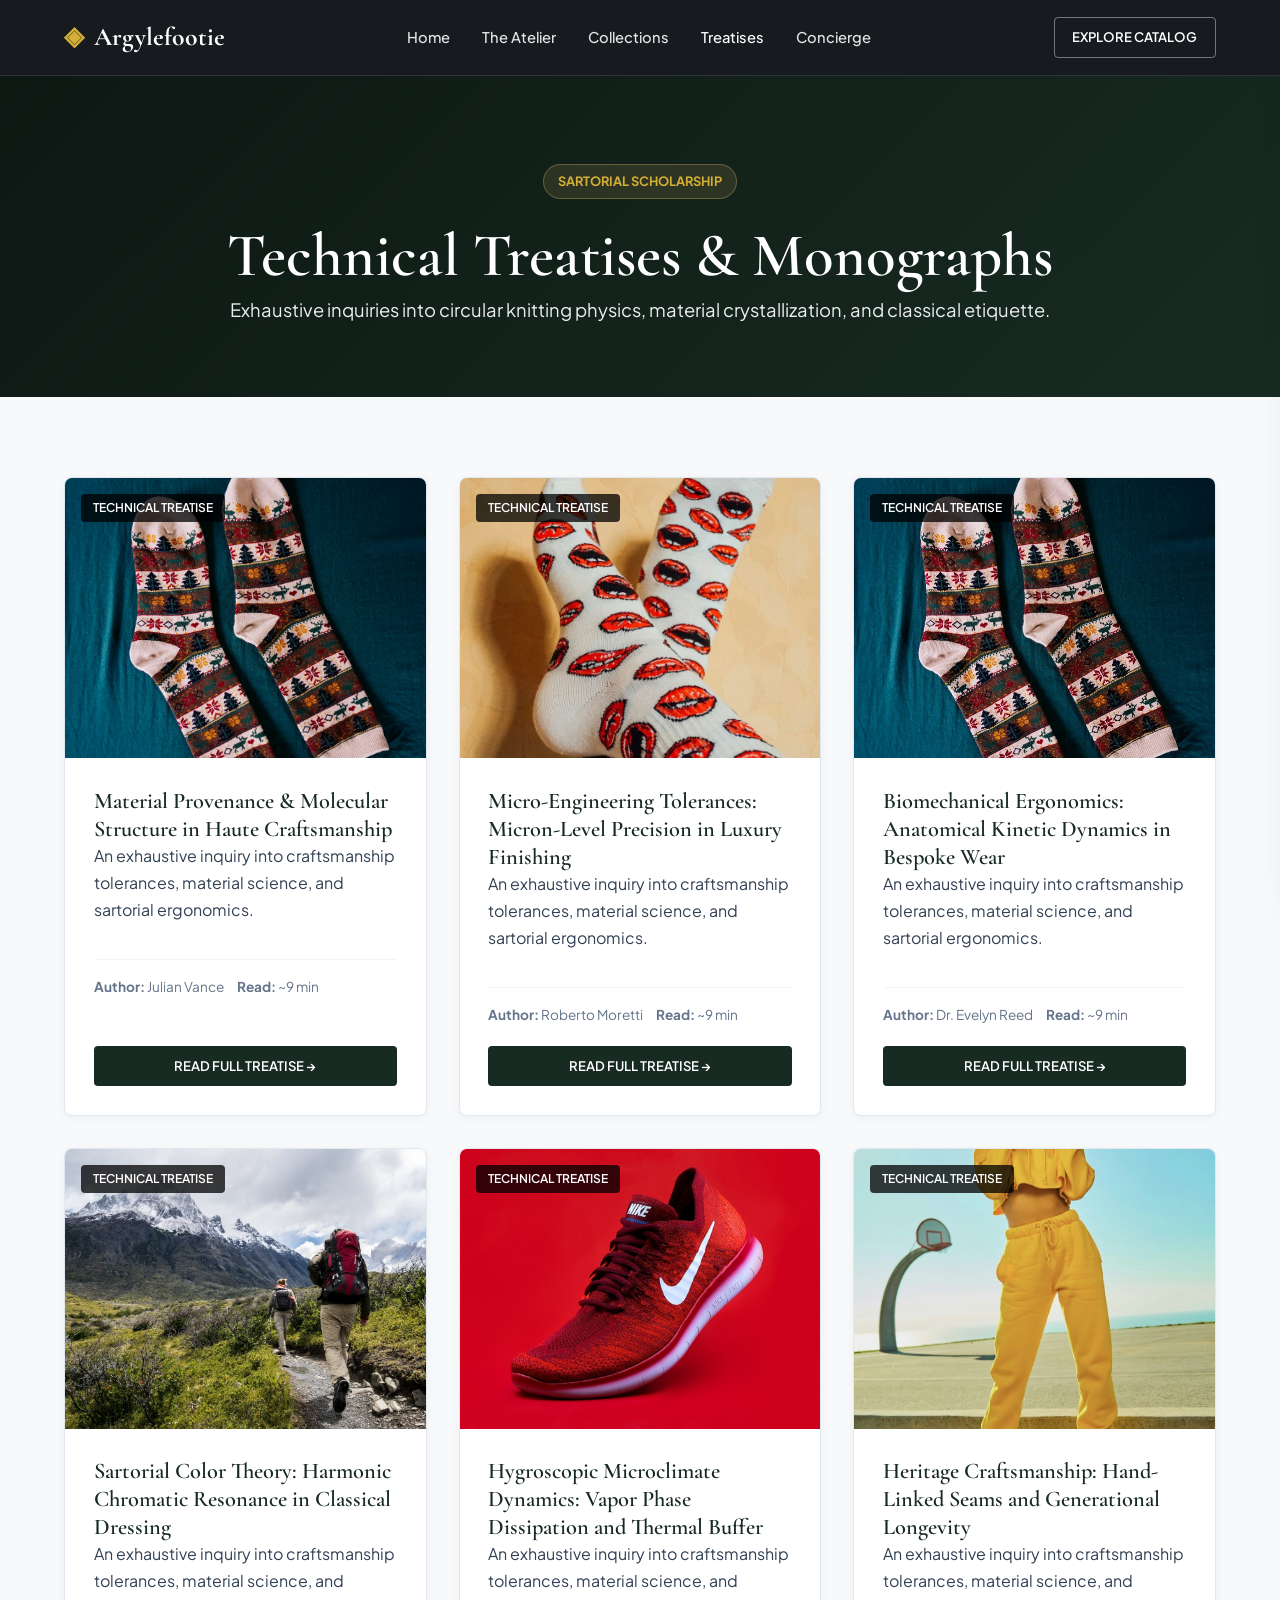
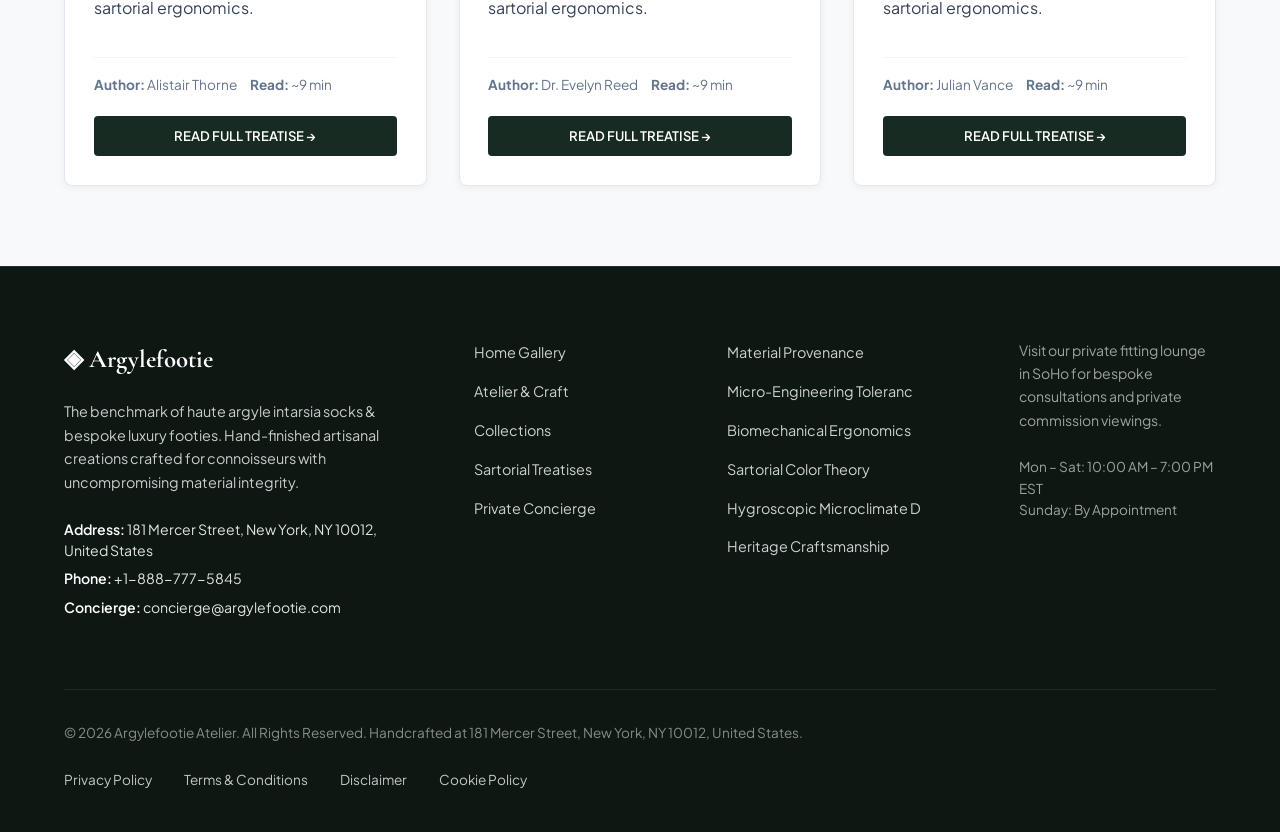
<file: blog/index.html>
<!DOCTYPE html>
<html lang="en">
<head>
  <meta charset="UTF-8">
  <meta name="viewport" content="width=device-width, initial-scale=1.0">
  <title>Sartorial Treatises & Technical Monographs — Argylefootie</title>
  <meta name="description" content="Explore the authoritative research monographs published by Argylefootie.">
  <link rel="canonical" href="https://argylefootie.com/blog.html">
  <link rel="preconnect" href="https://fonts.googleapis.com">
  <link rel="preconnect" href="https://fonts.gstatic.com" crossorigin>
  <link href="https://fonts.googleapis.com/css2?family=Cormorant+Garamond:ital,wght@0,400;0,600;0,700;1,400&family=Plus+Jakarta+Sans:wght@300;400;500;600;700&display=swap" rel="stylesheet">
  <link rel="stylesheet" href="/assets/css/style.css">
  <!-- Google tag (gtag.js) -->
  <script async src="https://www.googletagmanager.com/gtag/js?id=G-0LY0HY7L01"></script>
  <script>
    window.dataLayer = window.dataLayer || [];
    function gtag(){dataLayer.push(arguments);}
    gtag('js', new Date());
    gtag('config', 'G-0LY0HY7L01');
  </script>

</head>
<body>
  <!-- Mandatory Global Site Header (Exactly 1 per page) -->
  <header class="site-header">
    <div class="header-container">
      <a href="/" class="brand-logo" aria-label="Argylefootie Home">
        <span class="logo-mark">◈</span>
        <span class="logo-text">Argylefootie</span>
      </a>
      <nav class="desktop-nav" aria-label="Primary Navigation">
        <a href="/" class="nav-link">Home</a>
        <a href="/about.html" class="nav-link">The Atelier</a>
        <a href="/collection.html" class="nav-link">Collections</a>
        <a href="/blog.html" class="nav-link active">Treatises</a>
        <a href="/contact.html" class="nav-link">Concierge</a>
      </nav>
      <div class="header-actions">
        <a href="/collection.html" class="btn btn-sm btn-outline">Explore Catalog</a>
        <button id="drawer-toggle" class="mobile-toggle" aria-label="Open Navigation Menu">
          <span class="hamburger-bar"></span>
          <span class="hamburger-bar"></span>
          <span class="hamburger-bar"></span>
        </button>
      </div>
    </div>
  </header>

  <!-- Mandatory Mobile Navigation Drawer (Exactly 1 per page) -->
  <div class="mobile-drawer" id="mobile-drawer" aria-hidden="true">
    <div class="drawer-header">
      <div class="drawer-brand">Argylefootie</div>
      <button id="drawer-close" class="drawer-close-btn" aria-label="Close Navigation Menu">&times;</button>
    </div>
    <nav class="drawer-nav" aria-label="Mobile Navigation">
      <a href="/" class="drawer-link">Home</a>
      <a href="/about.html" class="drawer-link">The Atelier &amp; Craft</a>
      <a href="/collection.html" class="drawer-link">Curated Argyle Hosiery &amp; Luxury Footie Collection</a>
      <a href="/blog.html" class="drawer-link active">Sartorial Treatises</a>
      <a href="/contact.html" class="drawer-link">Private Concierge</a>
    </nav>
    <div class="drawer-footer">
      <p class="drawer-contact-title">Manhattan Atelier &amp; Suite</p>
      <p class="drawer-contact-info">181 Mercer Street, New York, NY 10012, United States</p>
      <p class="drawer-contact-info">Tel: +1-888-777-5845</p>
      <p class="drawer-contact-info">Email: concierge@argylefootie.com</p>
    </div>
  </div>
  <div id="drawer-overlay" class="drawer-overlay"></div>
  <section class="page-hero">
    <div class="container text-center">
      <span class="hero-badge">Sartorial Scholarship</span>
      <h1>Technical Treatises &amp; Monographs</h1>
      <p class="lead" style="margin: 0 auto;">Exhaustive inquiries into circular knitting physics, material crystallization, and classical etiquette.</p>
    </div>
  </section>
  <main class="section">
    <div class="container">
      <div class="grid-3">
        <div class="card">
          <div class="card-image-wrap"><img src="/assets/images/featured_argyle_dress_crew_sock.jpg" alt="Material Provenance & Molecular Structure in Haute Craftsmanship"><span class="card-tag">Technical Treatise</span></div>
          <div class="card-body">
            <h3>Material Provenance & Molecular Structure in Haute Craftsmanship</h3>
            <p>An exhaustive inquiry into craftsmanship tolerances, material science, and sartorial ergonomics.</p>
            <div class="card-specs"><span><strong>Author:</strong> Julian Vance</span><span><strong>Read:</strong> ~9 min</span></div>
            <a href="/blog/material-provenance-and-fiber-crystallography.html" class="btn btn-primary btn-sm" style="margin-top: auto;">Read Full Treatise &rarr;</a>
          </div>
        </div>
        <div class="card">
          <div class="card-image-wrap"><img src="/assets/images/hero_alpaca_socks.jpg" alt="Micro-Engineering Tolerances: Micron-Level Precision in Luxury Finishing"><span class="card-tag">Technical Treatise</span></div>
          <div class="card-body">
            <h3>Micro-Engineering Tolerances: Micron-Level Precision in Luxury Finishing</h3>
            <p>An exhaustive inquiry into craftsmanship tolerances, material science, and sartorial ergonomics.</p>
            <div class="card-specs"><span><strong>Author:</strong> Roberto Moretti</span><span><strong>Read:</strong> ~9 min</span></div>
            <a href="/blog/micro-engineering-tolerances-and-finishing.html" class="btn btn-primary btn-sm" style="margin-top: auto;">Read Full Treatise &rarr;</a>
          </div>
        </div>
        <div class="card">
          <div class="card-image-wrap"><img src="/assets/images/sock_collection_flatlay.jpg" alt="Biomechanical Ergonomics: Anatomical Kinetic Dynamics in Bespoke Wear"><span class="card-tag">Technical Treatise</span></div>
          <div class="card-body">
            <h3>Biomechanical Ergonomics: Anatomical Kinetic Dynamics in Bespoke Wear</h3>
            <p>An exhaustive inquiry into craftsmanship tolerances, material science, and sartorial ergonomics.</p>
            <div class="card-specs"><span><strong>Author:</strong> Dr. Evelyn Reed</span><span><strong>Read:</strong> ~9 min</span></div>
            <a href="/blog/biomechanical-ergonomics-and-wearer-physics.html" class="btn btn-primary btn-sm" style="margin-top: auto;">Read Full Treatise &rarr;</a>
          </div>
        </div>
        <div class="card">
          <div class="card-image-wrap"><img src="/assets/images/hiking_boots_wool_socks.jpg" alt="Sartorial Color Theory: Harmonic Chromatic Resonance in Classical Dressing"><span class="card-tag">Technical Treatise</span></div>
          <div class="card-body">
            <h3>Sartorial Color Theory: Harmonic Chromatic Resonance in Classical Dressing</h3>
            <p>An exhaustive inquiry into craftsmanship tolerances, material science, and sartorial ergonomics.</p>
            <div class="card-specs"><span><strong>Author:</strong> Alistair Thorne</span><span><strong>Read:</strong> ~9 min</span></div>
            <a href="/blog/sartorial-color-theory-and-formal-etiquette.html" class="btn btn-primary btn-sm" style="margin-top: auto;">Read Full Treatise &rarr;</a>
          </div>
        </div>
        <div class="card">
          <div class="card-image-wrap"><img src="/assets/images/crew_sock_boot_lifestyle.jpg" alt="Hygroscopic Microclimate Dynamics: Vapor Phase Dissipation and Thermal Buffer"><span class="card-tag">Technical Treatise</span></div>
          <div class="card-body">
            <h3>Hygroscopic Microclimate Dynamics: Vapor Phase Dissipation and Thermal Buffer</h3>
            <p>An exhaustive inquiry into craftsmanship tolerances, material science, and sartorial ergonomics.</p>
            <div class="card-specs"><span><strong>Author:</strong> Dr. Evelyn Reed</span><span><strong>Read:</strong> ~9 min</span></div>
            <a href="/blog/hygroscopic-microclimate-thermodynamics.html" class="btn btn-primary btn-sm" style="margin-top: auto;">Read Full Treatise &rarr;</a>
          </div>
        </div>
        <div class="card">
          <div class="card-image-wrap"><img src="/assets/images/cushioned_sole_macro.jpg" alt="Heritage Craftsmanship: Hand-Linked Seams and Generational Longevity"><span class="card-tag">Technical Treatise</span></div>
          <div class="card-body">
            <h3>Heritage Craftsmanship: Hand-Linked Seams and Generational Longevity</h3>
            <p>An exhaustive inquiry into craftsmanship tolerances, material science, and sartorial ergonomics.</p>
            <div class="card-specs"><span><strong>Author:</strong> Julian Vance</span><span><strong>Read:</strong> ~9 min</span></div>
            <a href="/blog/bespoke-craftsmanship-and-heritage-methods.html" class="btn btn-primary btn-sm" style="margin-top: auto;">Read Full Treatise &rarr;</a>
          </div>
        </div>

      </div>
    </div>
  </main>
  <!-- Mandatory Global Site Footer (Minimalist 4-Column Horizontal Spread Layout) -->
  <footer class="site-footer">
    <div class="container">
      <div class="footer-grid">
        <div class="footer-col">
          <div class="footer-brand">◈ Argylefootie</div>
          <p class="footer-desc">
            The benchmark of haute argyle intarsia socks &amp; bespoke luxury footies. Hand-finished artisanal creations crafted for connoisseurs with uncompromising material integrity.
          </p>
          <div class="footer-contact-item"><strong>Address:</strong> 181 Mercer Street, New York, NY 10012, United States</div>
          <div class="footer-contact-item"><strong>Phone:</strong> +1-888-777-5845</div>
          <div class="footer-contact-item"><strong>Concierge:</strong> concierge@argylefootie.com</div>
        </div>
        <div class="footer-col">
          <ul class="footer-links">
            <li><a href="/">Home Gallery</a></li>
            <li><a href="/about.html">Atelier &amp; Craft</a></li>
            <li><a href="/collection.html">Collections</a></li>
            <li><a href="/blog.html">Sartorial Treatises</a></li>
            <li><a href="/contact.html">Private Concierge</a></li>
          </ul>
        </div>
        <div class="footer-col">
          <ul class="footer-links">
            <li><a href="/blog/material-provenance-and-fiber-crystallography.html">Material Provenance</a></li>
            <li><a href="/blog/micro-engineering-tolerances-and-finishing.html">Micro-Engineering Toleranc</a></li>
            <li><a href="/blog/biomechanical-ergonomics-and-wearer-physics.html">Biomechanical Ergonomics</a></li>
            <li><a href="/blog/sartorial-color-theory-and-formal-etiquette.html">Sartorial Color Theory</a></li>
            <li><a href="/blog/hygroscopic-microclimate-thermodynamics.html">Hygroscopic Microclimate D</a></li>
            <li><a href="/blog/bespoke-craftsmanship-and-heritage-methods.html">Heritage Craftsmanship</a></li>
          </ul>
        </div>
        <div class="footer-col">
          <p class="footer-salon-desc">
            Visit our private fitting lounge in SoHo for bespoke consultations and private commission viewings.
          </p>
          <p class="footer-hours">
            Mon &ndash; Sat: 10:00 AM &ndash; 7:00 PM<br>EST<br>Sunday: By Appointment
          </p>
        </div>
      </div>
      <div class="footer-bottom">
        <p>&copy; 2026 Argylefootie Atelier. All Rights Reserved. Handcrafted at 181 Mercer Street, New York, NY 10012, United States.</p>
        <div class="footer-legal-links">
          <a href="/privacy-policy.html">Privacy Policy</a>
          <a href="/terms-and-conditions.html">Terms &amp; Conditions</a>
          <a href="/disclaimer.html">Disclaimer</a>
          <a href="/cookie-policy.html">Cookie Policy</a>
        </div>
      </div>
    </div>
  </footer>
  <script src="/assets/js/main.js"></script>
</body>
</html>
</file>
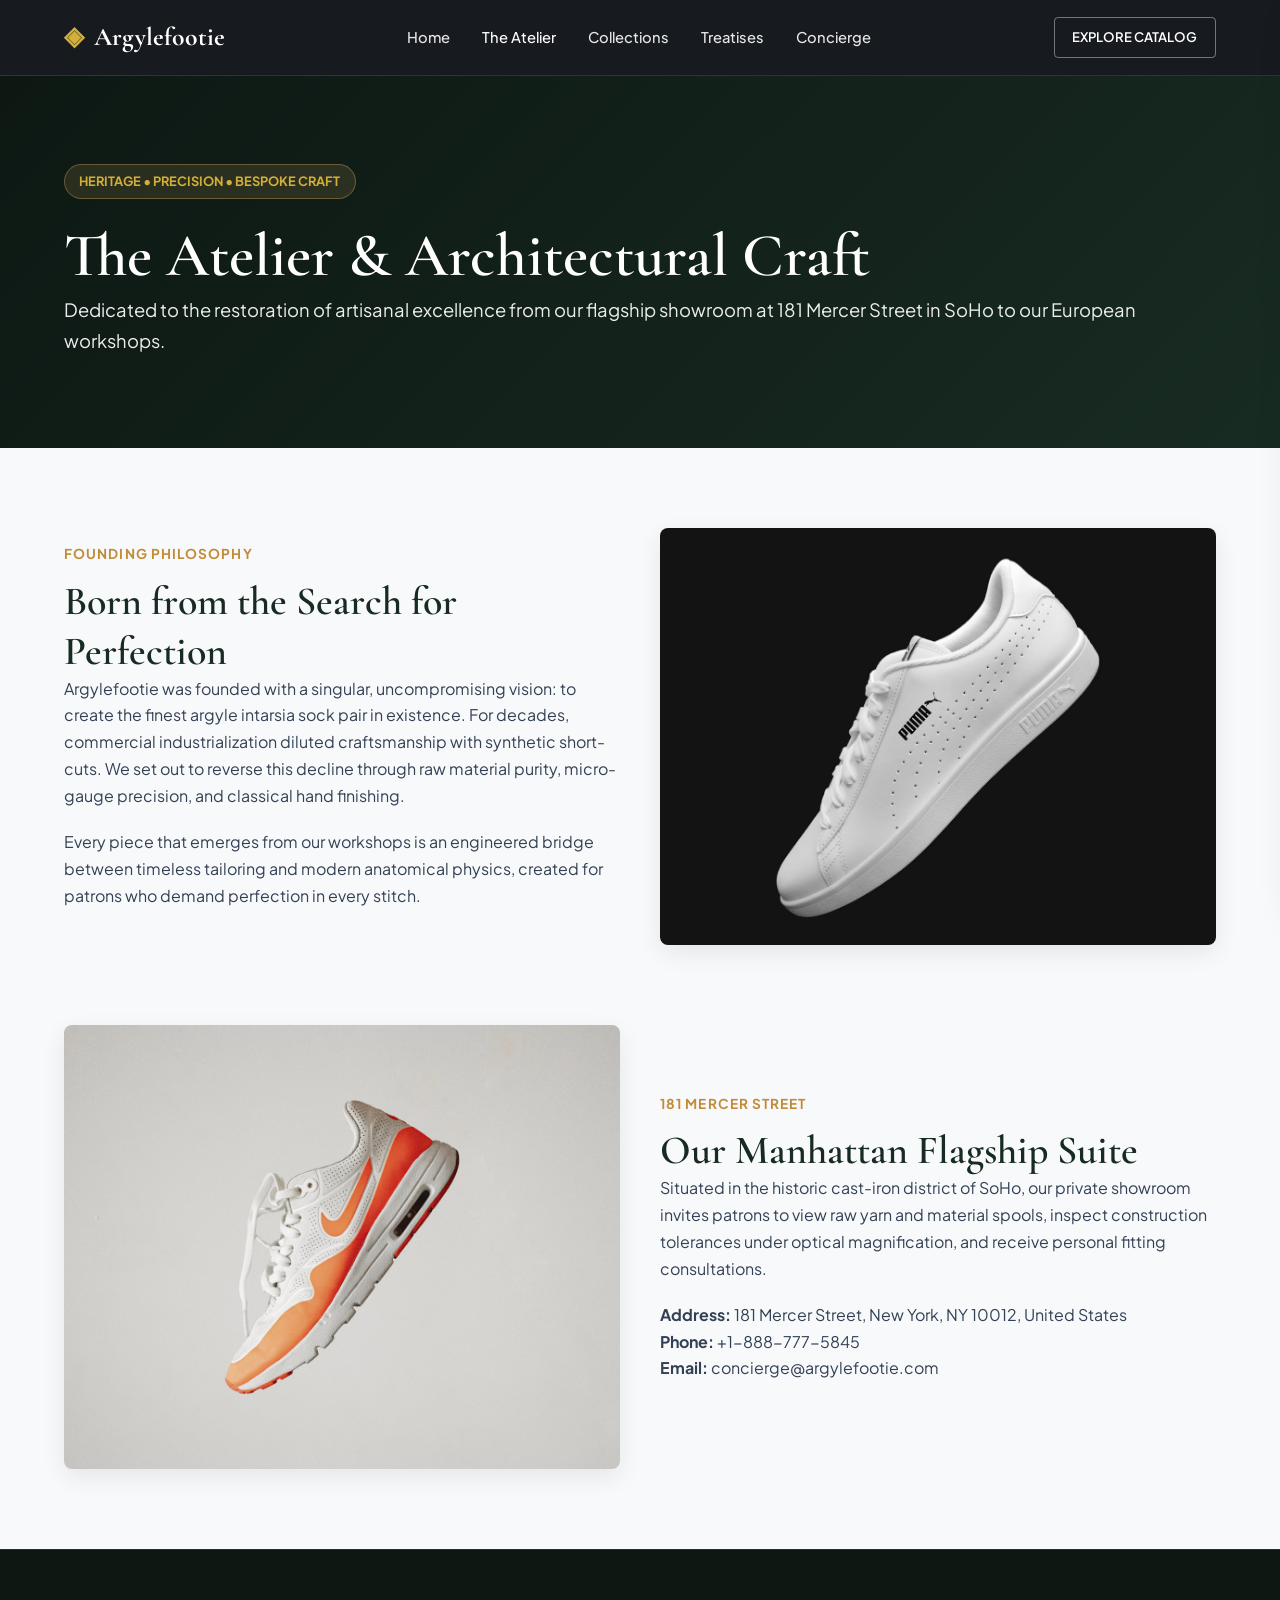
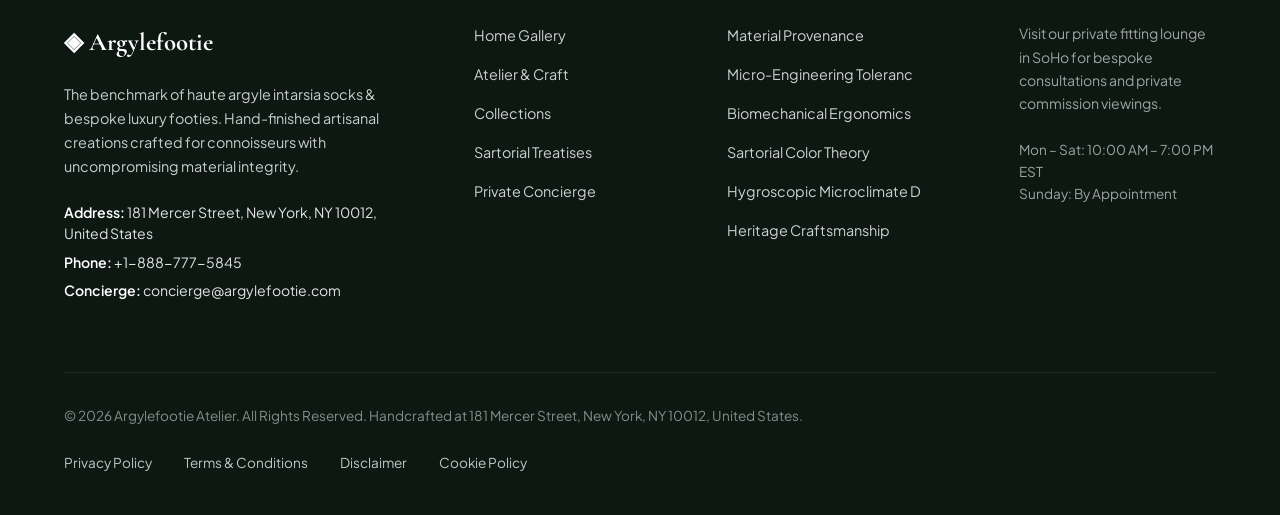
<file: about.html>
<!DOCTYPE html>
<html lang="en">
<head>
  <meta charset="UTF-8">
  <meta name="viewport" content="width=device-width, initial-scale=1.0">
  <title>The Atelier & Heritage Craft — Argylefootie</title>
  <meta name="description" content="Discover the heritage of Argylefootie at 181 Mercer Street, New York.">
  <link rel="canonical" href="https://argylefootie.com/about.html">
  <link rel="preconnect" href="https://fonts.googleapis.com">
  <link rel="preconnect" href="https://fonts.gstatic.com" crossorigin>
  <link href="https://fonts.googleapis.com/css2?family=Cormorant+Garamond:ital,wght@0,400;0,600;0,700;1,400&family=Plus+Jakarta+Sans:wght@300;400;500;600;700&display=swap" rel="stylesheet">
  <link rel="stylesheet" href="/assets/css/style.css">
  <!-- Google tag (gtag.js) -->
  <script async src="https://www.googletagmanager.com/gtag/js?id=G-0LY0HY7L01"></script>
  <script>
    window.dataLayer = window.dataLayer || [];
    function gtag(){dataLayer.push(arguments);}
    gtag('js', new Date());
    gtag('config', 'G-0LY0HY7L01');
  </script>

</head>
<body>
  <!-- Mandatory Global Site Header (Exactly 1 per page) -->
  <header class="site-header">
    <div class="header-container">
      <a href="/" class="brand-logo" aria-label="Argylefootie Home">
        <span class="logo-mark">◈</span>
        <span class="logo-text">Argylefootie</span>
      </a>
      <nav class="desktop-nav" aria-label="Primary Navigation">
        <a href="/" class="nav-link">Home</a>
        <a href="/about.html" class="nav-link active">The Atelier</a>
        <a href="/collection.html" class="nav-link">Collections</a>
        <a href="/blog.html" class="nav-link">Treatises</a>
        <a href="/contact.html" class="nav-link">Concierge</a>
      </nav>
      <div class="header-actions">
        <a href="/collection.html" class="btn btn-sm btn-outline">Explore Catalog</a>
        <button id="drawer-toggle" class="mobile-toggle" aria-label="Open Navigation Menu">
          <span class="hamburger-bar"></span>
          <span class="hamburger-bar"></span>
          <span class="hamburger-bar"></span>
        </button>
      </div>
    </div>
  </header>

  <!-- Mandatory Mobile Navigation Drawer (Exactly 1 per page) -->
  <div class="mobile-drawer" id="mobile-drawer" aria-hidden="true">
    <div class="drawer-header">
      <div class="drawer-brand">Argylefootie</div>
      <button id="drawer-close" class="drawer-close-btn" aria-label="Close Navigation Menu">&times;</button>
    </div>
    <nav class="drawer-nav" aria-label="Mobile Navigation">
      <a href="/" class="drawer-link">Home</a>
      <a href="/about.html" class="drawer-link active">The Atelier &amp; Craft</a>
      <a href="/collection.html" class="drawer-link">Curated Argyle Hosiery &amp; Luxury Footie Collection</a>
      <a href="/blog.html" class="drawer-link">Sartorial Treatises</a>
      <a href="/contact.html" class="drawer-link">Private Concierge</a>
    </nav>
    <div class="drawer-footer">
      <p class="drawer-contact-title">Manhattan Atelier &amp; Suite</p>
      <p class="drawer-contact-info">181 Mercer Street, New York, NY 10012, United States</p>
      <p class="drawer-contact-info">Tel: +1-888-777-5845</p>
      <p class="drawer-contact-info">Email: concierge@argylefootie.com</p>
    </div>
  </div>
  <div id="drawer-overlay" class="drawer-overlay"></div>
  <section class="page-hero">
    <div class="container">
      <span class="hero-badge">Heritage &bull; Precision &bull; Bespoke Craft</span>
      <h1>The Atelier &amp; Architectural Craft</h1>
      <p class="lead">Dedicated to the restoration of artisanal excellence from our flagship showroom at 181 Mercer Street in SoHo to our European workshops.</p>
    </div>
  </section>
  <main class="section">
    <div class="container">
      <div class="grid-2" style="margin-bottom: 5rem;">
        <div>
          <div class="section-subtitle">Founding Philosophy</div>
          <h2>Born from the Search for Perfection</h2>
          <p>Argylefootie was founded with a singular, uncompromising vision: to create the finest argyle intarsia sock pair in existence. For decades, commercial industrialization diluted craftsmanship with synthetic short-cuts. We set out to reverse this decline through raw material purity, micro-gauge precision, and classical hand finishing.</p>
          <p>Every piece that emerges from our workshops is an engineered bridge between timeless tailoring and modern anatomical physics, created for patrons who demand perfection in every stitch.</p>
        </div>
        <div style="border-radius: var(--radius-md); overflow: hidden; box-shadow: var(--shadow-md);"><img src="/assets/images/sock_6.jpg" alt="Atelier craft"></div>
      </div>
      <div class="grid-2">
        <div style="border-radius: var(--radius-md); overflow: hidden; box-shadow: var(--shadow-md);"><img src="/assets/images/sock_7.jpg" alt="Artisan inspection"></div>
        <div>
          <div class="section-subtitle">181 Mercer Street</div>
          <h2>Our Manhattan Flagship Suite</h2>
          <p>Situated in the historic cast-iron district of SoHo, our private showroom invites patrons to view raw yarn and material spools, inspect construction tolerances under optical magnification, and receive personal fitting consultations.</p>
          <p><strong>Address:</strong> 181 Mercer Street, New York, NY 10012, United States<br><strong>Phone:</strong> +1-888-777-5845<br><strong>Email:</strong> concierge@argylefootie.com</p>
        </div>
      </div>
    </div>
  </main>
  <!-- Mandatory Global Site Footer (Minimalist 4-Column Horizontal Spread Layout) -->
  <footer class="site-footer">
    <div class="container">
      <div class="footer-grid">
        <div class="footer-col">
          <div class="footer-brand">◈ Argylefootie</div>
          <p class="footer-desc">
            The benchmark of haute argyle intarsia socks &amp; bespoke luxury footies. Hand-finished artisanal creations crafted for connoisseurs with uncompromising material integrity.
          </p>
          <div class="footer-contact-item"><strong>Address:</strong> 181 Mercer Street, New York, NY 10012, United States</div>
          <div class="footer-contact-item"><strong>Phone:</strong> +1-888-777-5845</div>
          <div class="footer-contact-item"><strong>Concierge:</strong> concierge@argylefootie.com</div>
        </div>
        <div class="footer-col">
          <ul class="footer-links">
            <li><a href="/">Home Gallery</a></li>
            <li><a href="/about.html">Atelier &amp; Craft</a></li>
            <li><a href="/collection.html">Collections</a></li>
            <li><a href="/blog.html">Sartorial Treatises</a></li>
            <li><a href="/contact.html">Private Concierge</a></li>
          </ul>
        </div>
        <div class="footer-col">
          <ul class="footer-links">
            <li><a href="/blog/material-provenance-and-fiber-crystallography.html">Material Provenance</a></li>
            <li><a href="/blog/micro-engineering-tolerances-and-finishing.html">Micro-Engineering Toleranc</a></li>
            <li><a href="/blog/biomechanical-ergonomics-and-wearer-physics.html">Biomechanical Ergonomics</a></li>
            <li><a href="/blog/sartorial-color-theory-and-formal-etiquette.html">Sartorial Color Theory</a></li>
            <li><a href="/blog/hygroscopic-microclimate-thermodynamics.html">Hygroscopic Microclimate D</a></li>
            <li><a href="/blog/bespoke-craftsmanship-and-heritage-methods.html">Heritage Craftsmanship</a></li>
          </ul>
        </div>
        <div class="footer-col">
          <p class="footer-salon-desc">
            Visit our private fitting lounge in SoHo for bespoke consultations and private commission viewings.
          </p>
          <p class="footer-hours">
            Mon &ndash; Sat: 10:00 AM &ndash; 7:00 PM<br>EST<br>Sunday: By Appointment
          </p>
        </div>
      </div>
      <div class="footer-bottom">
        <p>&copy; 2026 Argylefootie Atelier. All Rights Reserved. Handcrafted at 181 Mercer Street, New York, NY 10012, United States.</p>
        <div class="footer-legal-links">
          <a href="/privacy-policy.html">Privacy Policy</a>
          <a href="/terms-and-conditions.html">Terms &amp; Conditions</a>
          <a href="/disclaimer.html">Disclaimer</a>
          <a href="/cookie-policy.html">Cookie Policy</a>
        </div>
      </div>
    </div>
  </footer>
  <script src="/assets/js/main.js"></script>
</body>
</html>
</file>
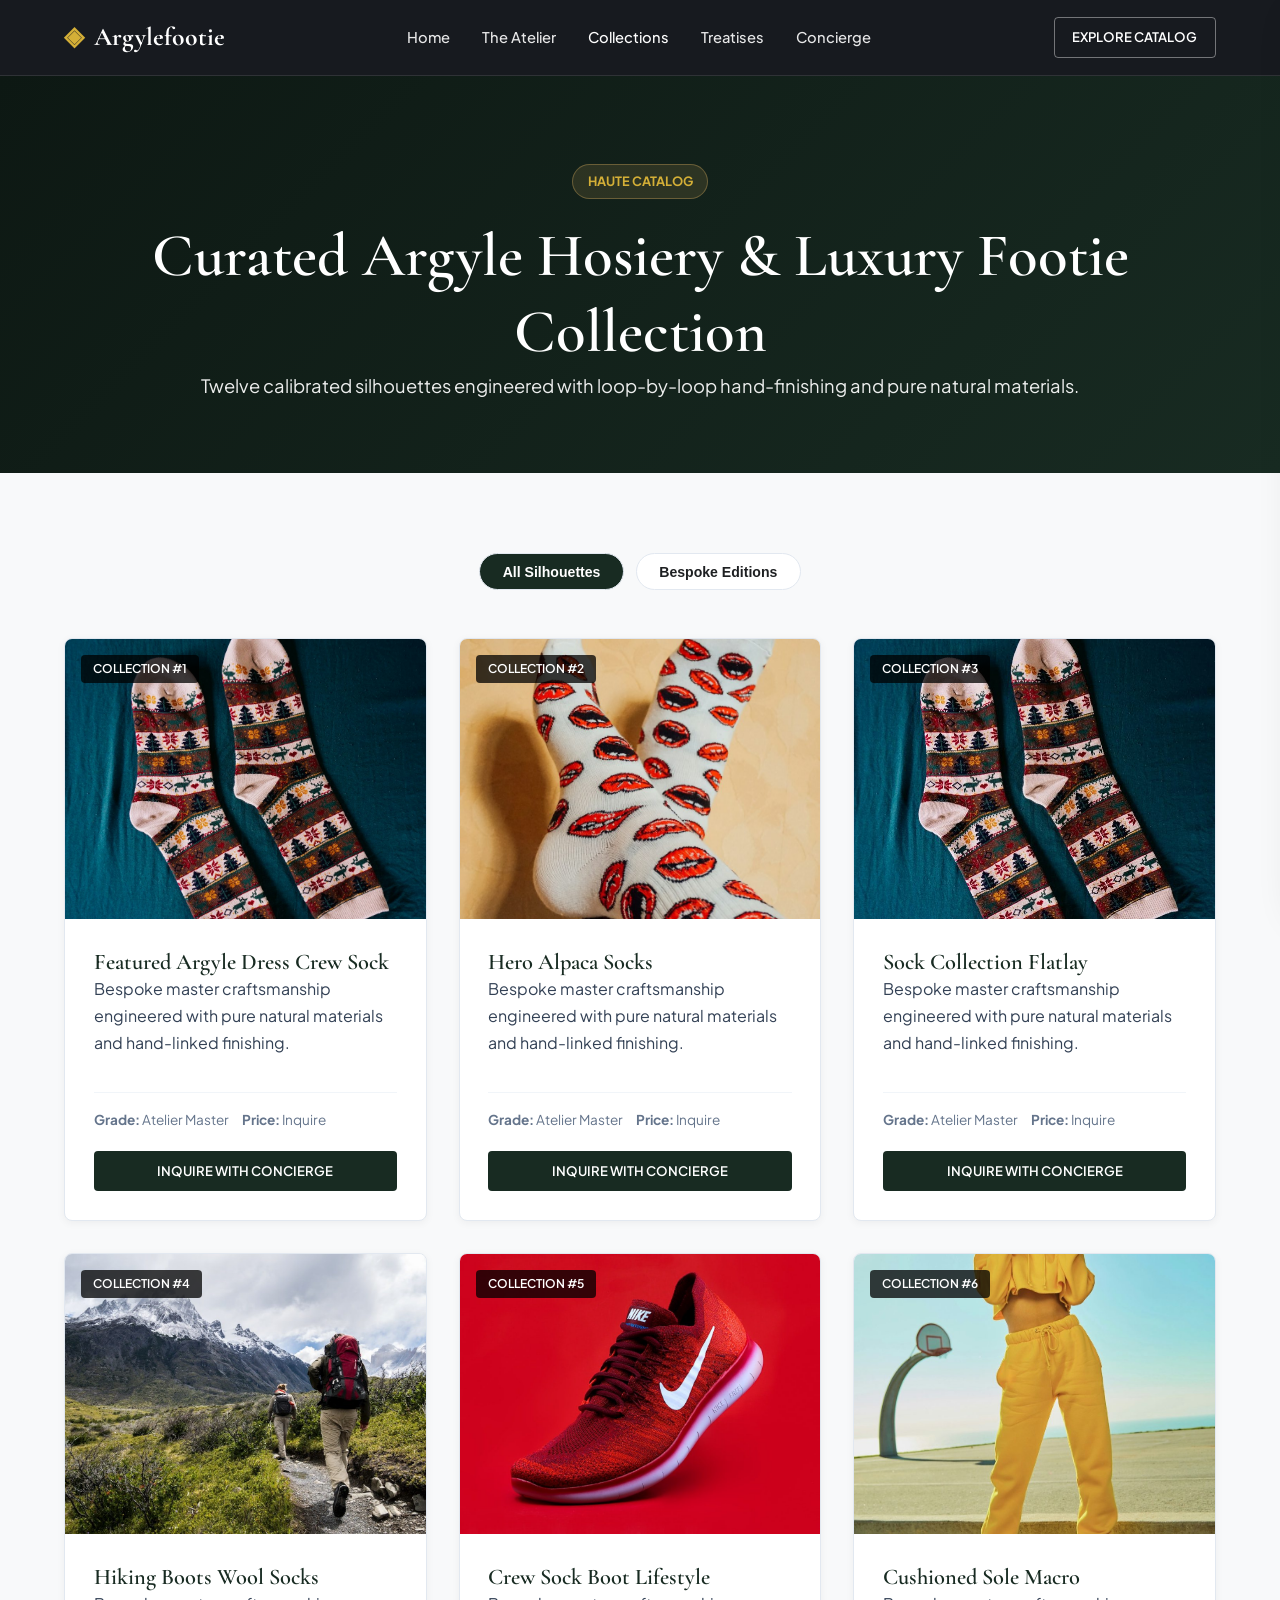
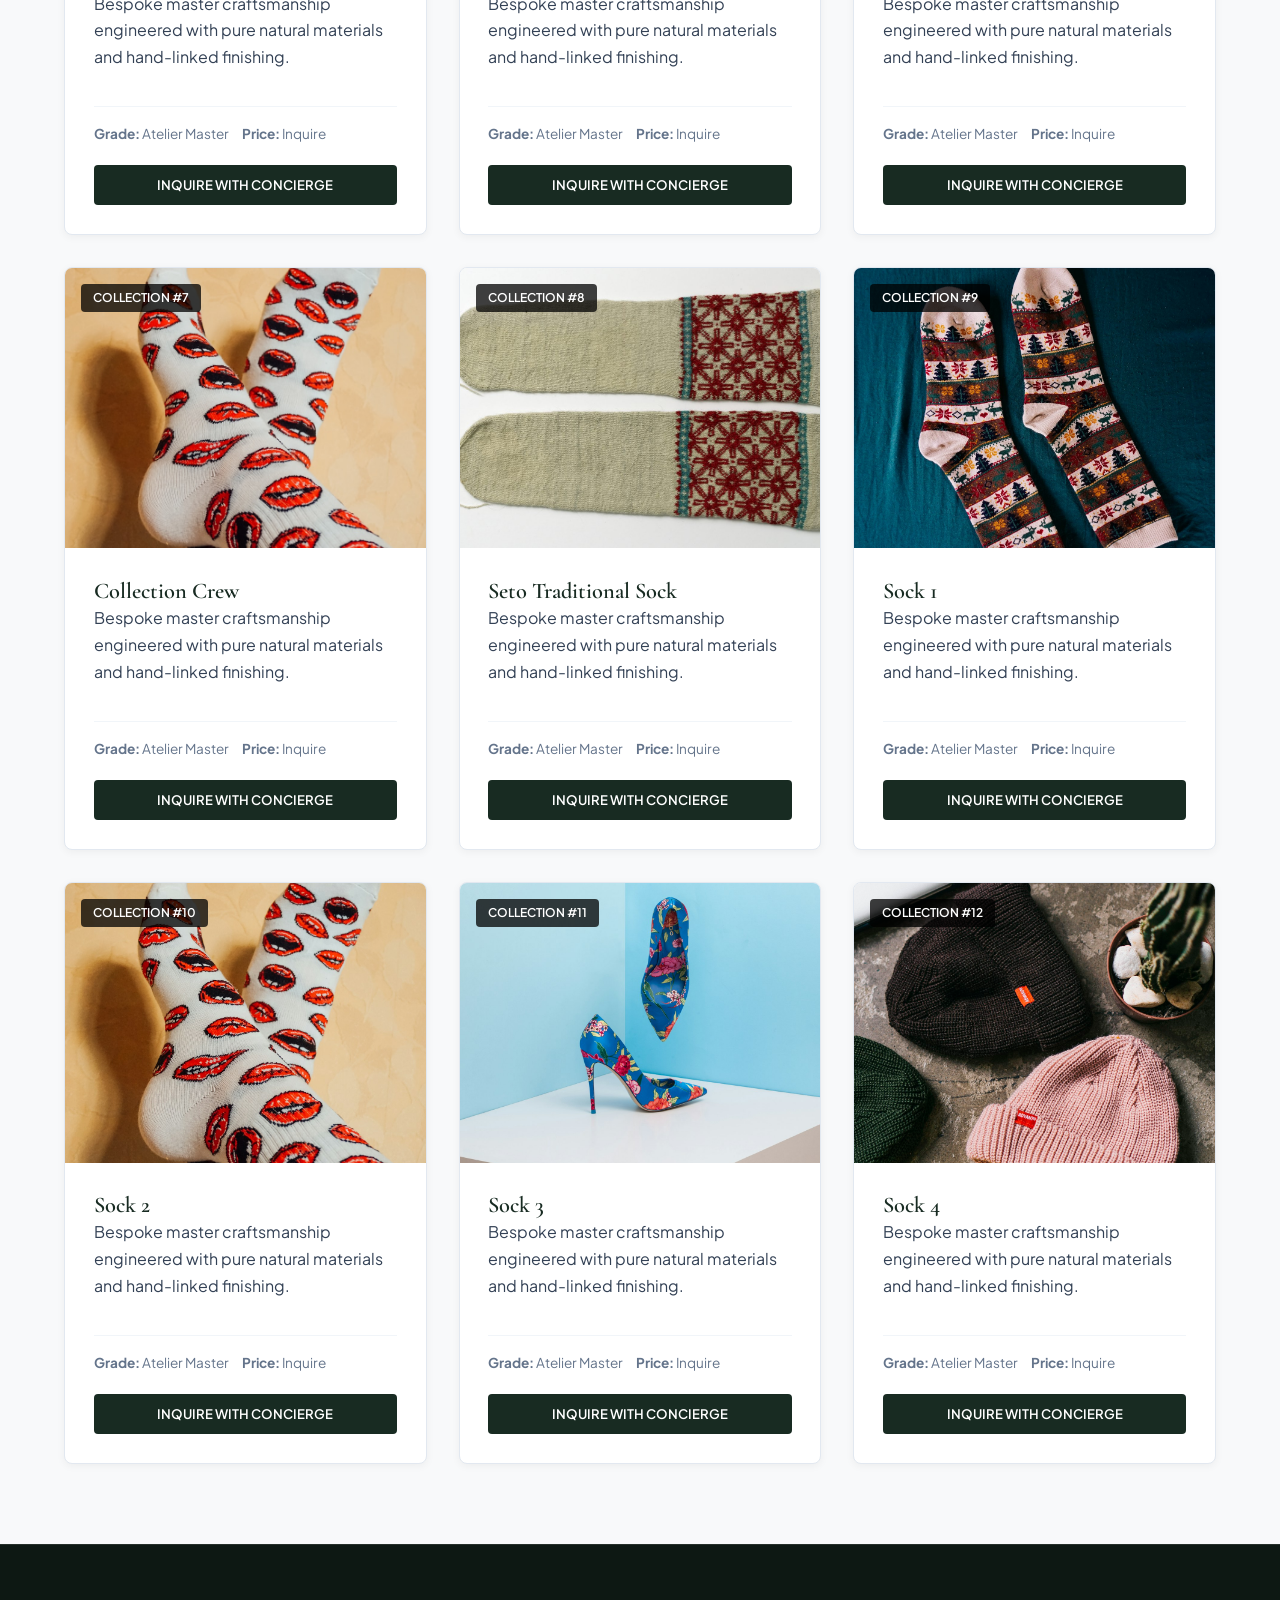
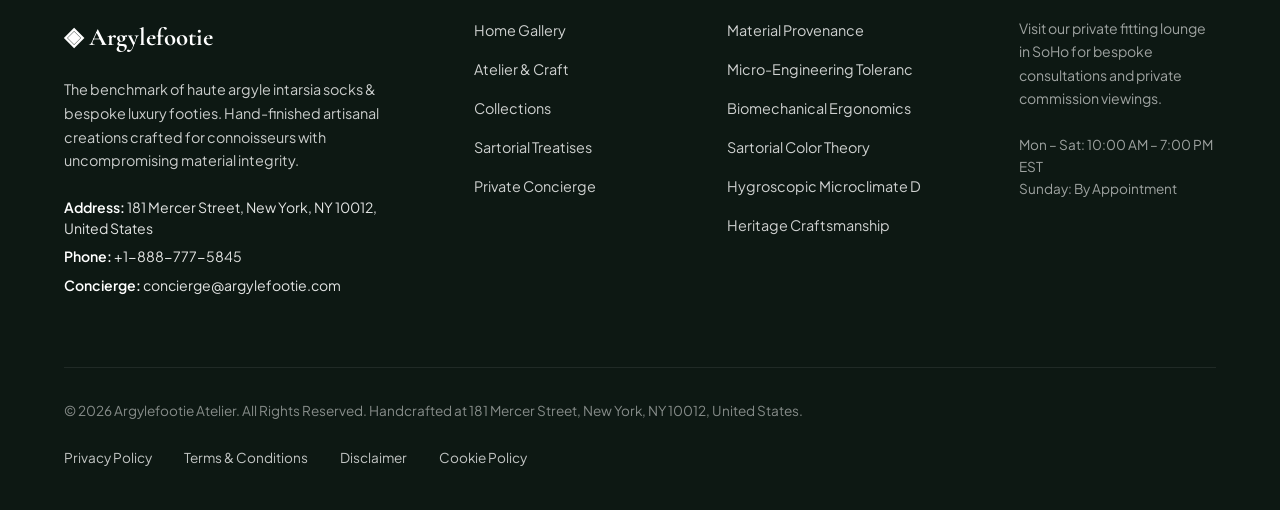
<file: collection.html>
<!DOCTYPE html>
<html lang="en">
<head>
  <meta charset="UTF-8">
  <meta name="viewport" content="width=device-width, initial-scale=1.0">
  <title>Curated Argyle Hosiery &amp; Luxury Footie Collection — Argylefootie</title>
  <meta name="description" content="Browse the complete catalogue of Argylefootie.">
  <link rel="canonical" href="https://argylefootie.com/collection.html">
  <link rel="preconnect" href="https://fonts.googleapis.com">
  <link rel="preconnect" href="https://fonts.gstatic.com" crossorigin>
  <link href="https://fonts.googleapis.com/css2?family=Cormorant+Garamond:ital,wght@0,400;0,600;0,700;1,400&family=Plus+Jakarta+Sans:wght@300;400;500;600;700&display=swap" rel="stylesheet">
  <link rel="stylesheet" href="/assets/css/style.css">
  <!-- Google tag (gtag.js) -->
  <script async src="https://www.googletagmanager.com/gtag/js?id=G-0LY0HY7L01"></script>
  <script>
    window.dataLayer = window.dataLayer || [];
    function gtag(){dataLayer.push(arguments);}
    gtag('js', new Date());
    gtag('config', 'G-0LY0HY7L01');
  </script>

</head>
<body>
  <!-- Mandatory Global Site Header (Exactly 1 per page) -->
  <header class="site-header">
    <div class="header-container">
      <a href="/" class="brand-logo" aria-label="Argylefootie Home">
        <span class="logo-mark">◈</span>
        <span class="logo-text">Argylefootie</span>
      </a>
      <nav class="desktop-nav" aria-label="Primary Navigation">
        <a href="/" class="nav-link">Home</a>
        <a href="/about.html" class="nav-link">The Atelier</a>
        <a href="/collection.html" class="nav-link active">Collections</a>
        <a href="/blog.html" class="nav-link">Treatises</a>
        <a href="/contact.html" class="nav-link">Concierge</a>
      </nav>
      <div class="header-actions">
        <a href="/collection.html" class="btn btn-sm btn-outline">Explore Catalog</a>
        <button id="drawer-toggle" class="mobile-toggle" aria-label="Open Navigation Menu">
          <span class="hamburger-bar"></span>
          <span class="hamburger-bar"></span>
          <span class="hamburger-bar"></span>
        </button>
      </div>
    </div>
  </header>

  <!-- Mandatory Mobile Navigation Drawer (Exactly 1 per page) -->
  <div class="mobile-drawer" id="mobile-drawer" aria-hidden="true">
    <div class="drawer-header">
      <div class="drawer-brand">Argylefootie</div>
      <button id="drawer-close" class="drawer-close-btn" aria-label="Close Navigation Menu">&times;</button>
    </div>
    <nav class="drawer-nav" aria-label="Mobile Navigation">
      <a href="/" class="drawer-link">Home</a>
      <a href="/about.html" class="drawer-link">The Atelier &amp; Craft</a>
      <a href="/collection.html" class="drawer-link active">Curated Argyle Hosiery &amp; Luxury Footie Collection</a>
      <a href="/blog.html" class="drawer-link">Sartorial Treatises</a>
      <a href="/contact.html" class="drawer-link">Private Concierge</a>
    </nav>
    <div class="drawer-footer">
      <p class="drawer-contact-title">Manhattan Atelier &amp; Suite</p>
      <p class="drawer-contact-info">181 Mercer Street, New York, NY 10012, United States</p>
      <p class="drawer-contact-info">Tel: +1-888-777-5845</p>
      <p class="drawer-contact-info">Email: concierge@argylefootie.com</p>
    </div>
  </div>
  <div id="drawer-overlay" class="drawer-overlay"></div>
  <section class="page-hero">
    <div class="container text-center">
      <span class="hero-badge">Haute Catalog</span>
      <h1>Curated Argyle Hosiery &amp; Luxury Footie Collection</h1>
      <p class="lead" style="margin: 0 auto;">Twelve calibrated silhouettes engineered with loop-by-loop hand-finishing and pure natural materials.</p>
    </div>
  </section>
  <main class="section">
    <div class="container">
      <div class="filter-bar">
        <button class="filter-btn active" data-filter="all">All Silhouettes</button>
        <button class="filter-btn" data-filter="bespoke">Bespoke Editions</button>
      </div>
      <div class="grid-3" id="products-grid">
        <div class="card product-item" data-category="all bespoke">
          <div class="card-image-wrap"><img src="/assets/images/featured_argyle_dress_crew_sock.jpg" alt="Featured Argyle Dress Crew Sock"><span class="card-tag">Collection #1</span></div>
          <div class="card-body">
            <h3>Featured Argyle Dress Crew Sock</h3>
            <p>Bespoke master craftsmanship engineered with pure natural materials and hand-linked finishing.</p>
            <div class="card-specs"><span><strong>Grade:</strong> Atelier Master</span><span><strong>Price:</strong> Inquire</span></div>
            <a href="/contact.html" class="btn btn-primary btn-sm">Inquire with Concierge</a>
          </div>
        </div>
        <div class="card product-item" data-category="all bespoke">
          <div class="card-image-wrap"><img src="/assets/images/hero_alpaca_socks.jpg" alt="Hero Alpaca Socks"><span class="card-tag">Collection #2</span></div>
          <div class="card-body">
            <h3>Hero Alpaca Socks</h3>
            <p>Bespoke master craftsmanship engineered with pure natural materials and hand-linked finishing.</p>
            <div class="card-specs"><span><strong>Grade:</strong> Atelier Master</span><span><strong>Price:</strong> Inquire</span></div>
            <a href="/contact.html" class="btn btn-primary btn-sm">Inquire with Concierge</a>
          </div>
        </div>
        <div class="card product-item" data-category="all bespoke">
          <div class="card-image-wrap"><img src="/assets/images/sock_collection_flatlay.jpg" alt="Sock Collection Flatlay"><span class="card-tag">Collection #3</span></div>
          <div class="card-body">
            <h3>Sock Collection Flatlay</h3>
            <p>Bespoke master craftsmanship engineered with pure natural materials and hand-linked finishing.</p>
            <div class="card-specs"><span><strong>Grade:</strong> Atelier Master</span><span><strong>Price:</strong> Inquire</span></div>
            <a href="/contact.html" class="btn btn-primary btn-sm">Inquire with Concierge</a>
          </div>
        </div>
        <div class="card product-item" data-category="all bespoke">
          <div class="card-image-wrap"><img src="/assets/images/hiking_boots_wool_socks.jpg" alt="Hiking Boots Wool Socks"><span class="card-tag">Collection #4</span></div>
          <div class="card-body">
            <h3>Hiking Boots Wool Socks</h3>
            <p>Bespoke master craftsmanship engineered with pure natural materials and hand-linked finishing.</p>
            <div class="card-specs"><span><strong>Grade:</strong> Atelier Master</span><span><strong>Price:</strong> Inquire</span></div>
            <a href="/contact.html" class="btn btn-primary btn-sm">Inquire with Concierge</a>
          </div>
        </div>
        <div class="card product-item" data-category="all bespoke">
          <div class="card-image-wrap"><img src="/assets/images/crew_sock_boot_lifestyle.jpg" alt="Crew Sock Boot Lifestyle"><span class="card-tag">Collection #5</span></div>
          <div class="card-body">
            <h3>Crew Sock Boot Lifestyle</h3>
            <p>Bespoke master craftsmanship engineered with pure natural materials and hand-linked finishing.</p>
            <div class="card-specs"><span><strong>Grade:</strong> Atelier Master</span><span><strong>Price:</strong> Inquire</span></div>
            <a href="/contact.html" class="btn btn-primary btn-sm">Inquire with Concierge</a>
          </div>
        </div>
        <div class="card product-item" data-category="all bespoke">
          <div class="card-image-wrap"><img src="/assets/images/cushioned_sole_macro.jpg" alt="Cushioned Sole Macro"><span class="card-tag">Collection #6</span></div>
          <div class="card-body">
            <h3>Cushioned Sole Macro</h3>
            <p>Bespoke master craftsmanship engineered with pure natural materials and hand-linked finishing.</p>
            <div class="card-specs"><span><strong>Grade:</strong> Atelier Master</span><span><strong>Price:</strong> Inquire</span></div>
            <a href="/contact.html" class="btn btn-primary btn-sm">Inquire with Concierge</a>
          </div>
        </div>
        <div class="card product-item" data-category="all bespoke">
          <div class="card-image-wrap"><img src="/assets/images/collection_crew.jpg" alt="Collection Crew"><span class="card-tag">Collection #7</span></div>
          <div class="card-body">
            <h3>Collection Crew</h3>
            <p>Bespoke master craftsmanship engineered with pure natural materials and hand-linked finishing.</p>
            <div class="card-specs"><span><strong>Grade:</strong> Atelier Master</span><span><strong>Price:</strong> Inquire</span></div>
            <a href="/contact.html" class="btn btn-primary btn-sm">Inquire with Concierge</a>
          </div>
        </div>
        <div class="card product-item" data-category="all bespoke">
          <div class="card-image-wrap"><img src="/assets/images/seto_traditional_sock.jpg" alt="Seto Traditional Sock"><span class="card-tag">Collection #8</span></div>
          <div class="card-body">
            <h3>Seto Traditional Sock</h3>
            <p>Bespoke master craftsmanship engineered with pure natural materials and hand-linked finishing.</p>
            <div class="card-specs"><span><strong>Grade:</strong> Atelier Master</span><span><strong>Price:</strong> Inquire</span></div>
            <a href="/contact.html" class="btn btn-primary btn-sm">Inquire with Concierge</a>
          </div>
        </div>
        <div class="card product-item" data-category="all bespoke">
          <div class="card-image-wrap"><img src="/assets/images/sock_1.jpg" alt="Sock 1"><span class="card-tag">Collection #9</span></div>
          <div class="card-body">
            <h3>Sock 1</h3>
            <p>Bespoke master craftsmanship engineered with pure natural materials and hand-linked finishing.</p>
            <div class="card-specs"><span><strong>Grade:</strong> Atelier Master</span><span><strong>Price:</strong> Inquire</span></div>
            <a href="/contact.html" class="btn btn-primary btn-sm">Inquire with Concierge</a>
          </div>
        </div>
        <div class="card product-item" data-category="all bespoke">
          <div class="card-image-wrap"><img src="/assets/images/sock_2.jpg" alt="Sock 2"><span class="card-tag">Collection #10</span></div>
          <div class="card-body">
            <h3>Sock 2</h3>
            <p>Bespoke master craftsmanship engineered with pure natural materials and hand-linked finishing.</p>
            <div class="card-specs"><span><strong>Grade:</strong> Atelier Master</span><span><strong>Price:</strong> Inquire</span></div>
            <a href="/contact.html" class="btn btn-primary btn-sm">Inquire with Concierge</a>
          </div>
        </div>
        <div class="card product-item" data-category="all bespoke">
          <div class="card-image-wrap"><img src="/assets/images/sock_3.jpg" alt="Sock 3"><span class="card-tag">Collection #11</span></div>
          <div class="card-body">
            <h3>Sock 3</h3>
            <p>Bespoke master craftsmanship engineered with pure natural materials and hand-linked finishing.</p>
            <div class="card-specs"><span><strong>Grade:</strong> Atelier Master</span><span><strong>Price:</strong> Inquire</span></div>
            <a href="/contact.html" class="btn btn-primary btn-sm">Inquire with Concierge</a>
          </div>
        </div>
        <div class="card product-item" data-category="all bespoke">
          <div class="card-image-wrap"><img src="/assets/images/sock_4.jpg" alt="Sock 4"><span class="card-tag">Collection #12</span></div>
          <div class="card-body">
            <h3>Sock 4</h3>
            <p>Bespoke master craftsmanship engineered with pure natural materials and hand-linked finishing.</p>
            <div class="card-specs"><span><strong>Grade:</strong> Atelier Master</span><span><strong>Price:</strong> Inquire</span></div>
            <a href="/contact.html" class="btn btn-primary btn-sm">Inquire with Concierge</a>
          </div>
        </div>

      </div>
    </div>
  </main>
  <!-- Mandatory Global Site Footer (Minimalist 4-Column Horizontal Spread Layout) -->
  <footer class="site-footer">
    <div class="container">
      <div class="footer-grid">
        <div class="footer-col">
          <div class="footer-brand">◈ Argylefootie</div>
          <p class="footer-desc">
            The benchmark of haute argyle intarsia socks &amp; bespoke luxury footies. Hand-finished artisanal creations crafted for connoisseurs with uncompromising material integrity.
          </p>
          <div class="footer-contact-item"><strong>Address:</strong> 181 Mercer Street, New York, NY 10012, United States</div>
          <div class="footer-contact-item"><strong>Phone:</strong> +1-888-777-5845</div>
          <div class="footer-contact-item"><strong>Concierge:</strong> concierge@argylefootie.com</div>
        </div>
        <div class="footer-col">
          <ul class="footer-links">
            <li><a href="/">Home Gallery</a></li>
            <li><a href="/about.html">Atelier &amp; Craft</a></li>
            <li><a href="/collection.html">Collections</a></li>
            <li><a href="/blog.html">Sartorial Treatises</a></li>
            <li><a href="/contact.html">Private Concierge</a></li>
          </ul>
        </div>
        <div class="footer-col">
          <ul class="footer-links">
            <li><a href="/blog/material-provenance-and-fiber-crystallography.html">Material Provenance</a></li>
            <li><a href="/blog/micro-engineering-tolerances-and-finishing.html">Micro-Engineering Toleranc</a></li>
            <li><a href="/blog/biomechanical-ergonomics-and-wearer-physics.html">Biomechanical Ergonomics</a></li>
            <li><a href="/blog/sartorial-color-theory-and-formal-etiquette.html">Sartorial Color Theory</a></li>
            <li><a href="/blog/hygroscopic-microclimate-thermodynamics.html">Hygroscopic Microclimate D</a></li>
            <li><a href="/blog/bespoke-craftsmanship-and-heritage-methods.html">Heritage Craftsmanship</a></li>
          </ul>
        </div>
        <div class="footer-col">
          <p class="footer-salon-desc">
            Visit our private fitting lounge in SoHo for bespoke consultations and private commission viewings.
          </p>
          <p class="footer-hours">
            Mon &ndash; Sat: 10:00 AM &ndash; 7:00 PM<br>EST<br>Sunday: By Appointment
          </p>
        </div>
      </div>
      <div class="footer-bottom">
        <p>&copy; 2026 Argylefootie Atelier. All Rights Reserved. Handcrafted at 181 Mercer Street, New York, NY 10012, United States.</p>
        <div class="footer-legal-links">
          <a href="/privacy-policy.html">Privacy Policy</a>
          <a href="/terms-and-conditions.html">Terms &amp; Conditions</a>
          <a href="/disclaimer.html">Disclaimer</a>
          <a href="/cookie-policy.html">Cookie Policy</a>
        </div>
      </div>
    </div>
  </footer>
  <script src="/assets/js/main.js"></script>
</body>
</html>
</file>
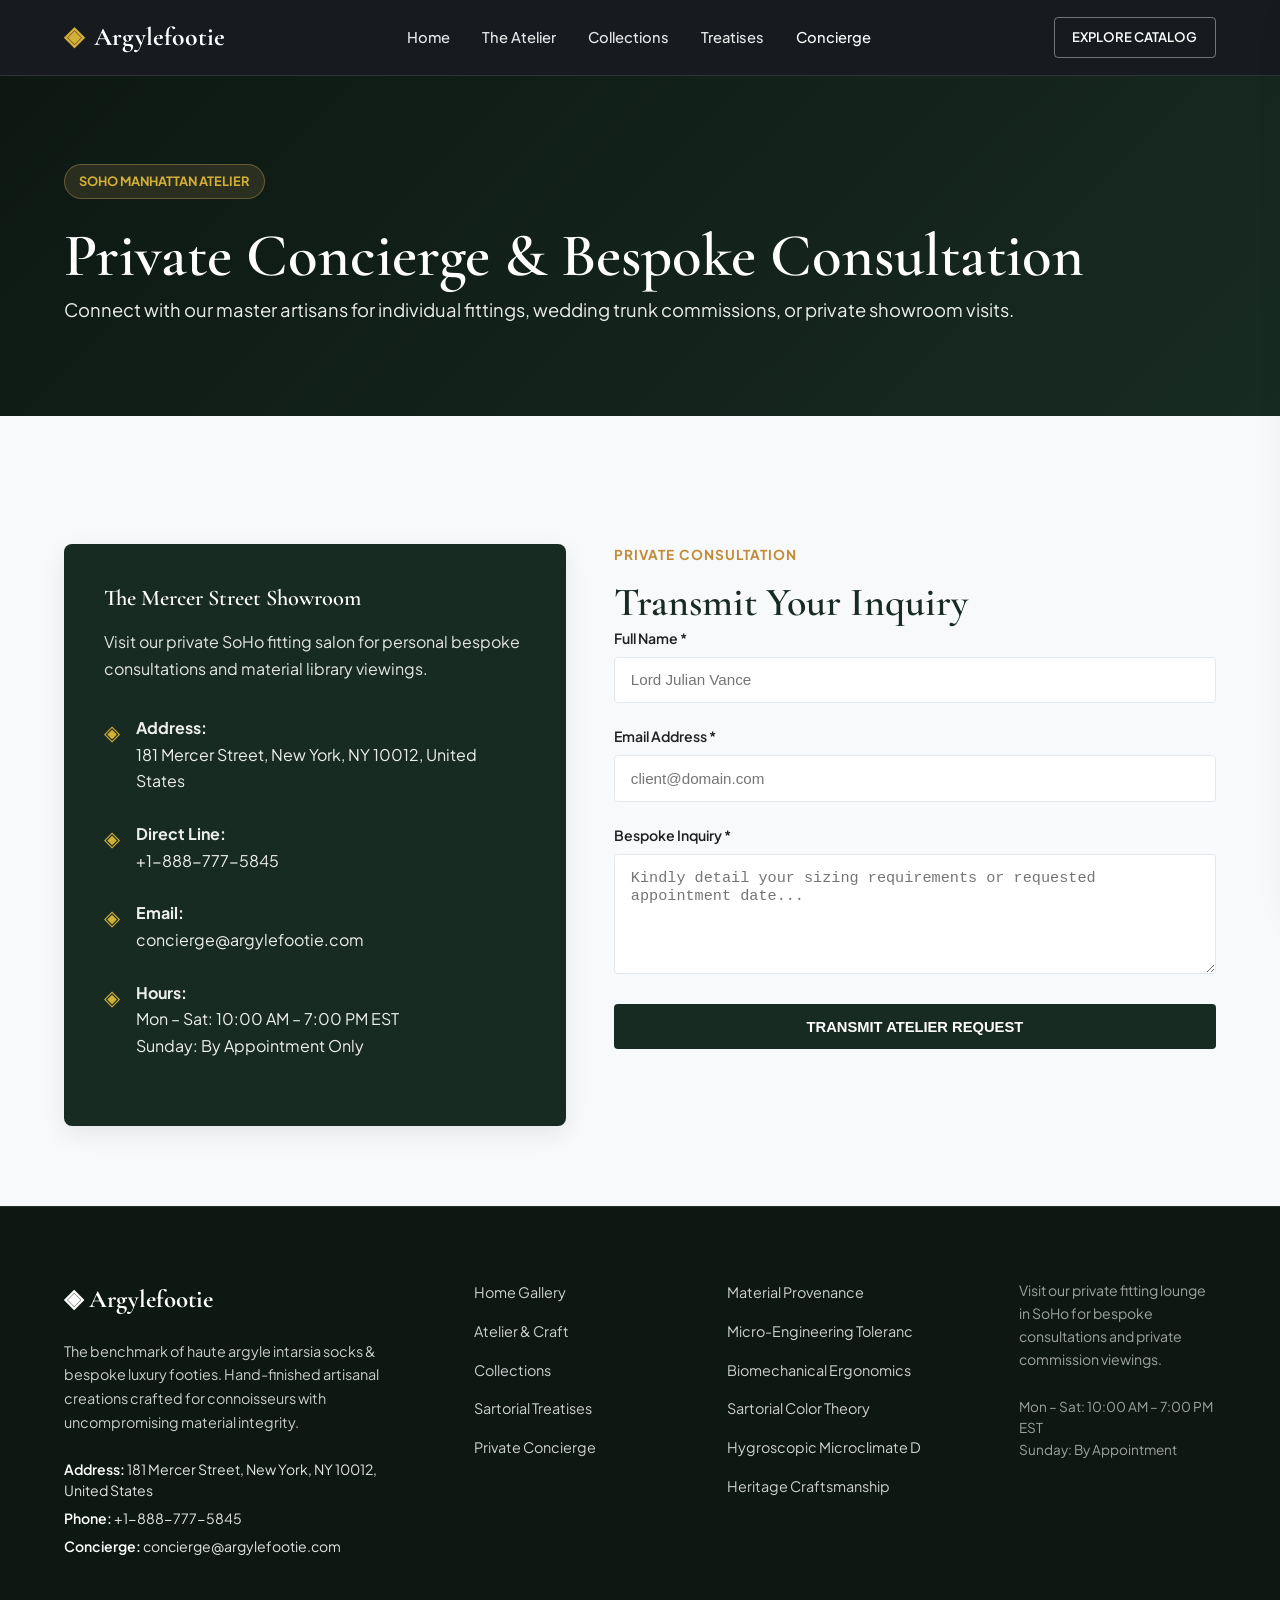
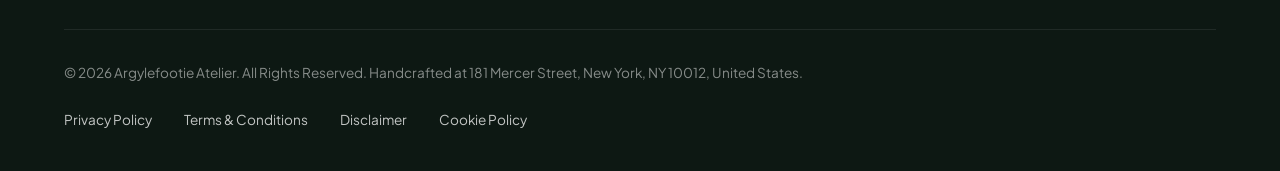
<file: contact.html>
<!DOCTYPE html>
<html lang="en">
<head>
  <meta charset="UTF-8">
  <meta name="viewport" content="width=device-width, initial-scale=1.0">
  <title>Private Concierge & Showroom Appointments — Argylefootie</title>
  <meta name="description" content="Contact Argylefootie at 181 Mercer Street, New York, NY 10012 or call +1-888-777-5845.">
  <link rel="canonical" href="https://argylefootie.com/contact.html">
  <link rel="preconnect" href="https://fonts.googleapis.com">
  <link rel="preconnect" href="https://fonts.gstatic.com" crossorigin>
  <link href="https://fonts.googleapis.com/css2?family=Cormorant+Garamond:ital,wght@0,400;0,600;0,700;1,400&family=Plus+Jakarta+Sans:wght@300;400;500;600;700&display=swap" rel="stylesheet">
  <link rel="stylesheet" href="/assets/css/style.css">
  <!-- Google tag (gtag.js) -->
  <script async src="https://www.googletagmanager.com/gtag/js?id=G-0LY0HY7L01"></script>
  <script>
    window.dataLayer = window.dataLayer || [];
    function gtag(){dataLayer.push(arguments);}
    gtag('js', new Date());
    gtag('config', 'G-0LY0HY7L01');
  </script>

</head>
<body>
  <!-- Mandatory Global Site Header (Exactly 1 per page) -->
  <header class="site-header">
    <div class="header-container">
      <a href="/" class="brand-logo" aria-label="Argylefootie Home">
        <span class="logo-mark">◈</span>
        <span class="logo-text">Argylefootie</span>
      </a>
      <nav class="desktop-nav" aria-label="Primary Navigation">
        <a href="/" class="nav-link">Home</a>
        <a href="/about.html" class="nav-link">The Atelier</a>
        <a href="/collection.html" class="nav-link">Collections</a>
        <a href="/blog.html" class="nav-link">Treatises</a>
        <a href="/contact.html" class="nav-link active">Concierge</a>
      </nav>
      <div class="header-actions">
        <a href="/collection.html" class="btn btn-sm btn-outline">Explore Catalog</a>
        <button id="drawer-toggle" class="mobile-toggle" aria-label="Open Navigation Menu">
          <span class="hamburger-bar"></span>
          <span class="hamburger-bar"></span>
          <span class="hamburger-bar"></span>
        </button>
      </div>
    </div>
  </header>

  <!-- Mandatory Mobile Navigation Drawer (Exactly 1 per page) -->
  <div class="mobile-drawer" id="mobile-drawer" aria-hidden="true">
    <div class="drawer-header">
      <div class="drawer-brand">Argylefootie</div>
      <button id="drawer-close" class="drawer-close-btn" aria-label="Close Navigation Menu">&times;</button>
    </div>
    <nav class="drawer-nav" aria-label="Mobile Navigation">
      <a href="/" class="drawer-link">Home</a>
      <a href="/about.html" class="drawer-link">The Atelier &amp; Craft</a>
      <a href="/collection.html" class="drawer-link">Curated Argyle Hosiery &amp; Luxury Footie Collection</a>
      <a href="/blog.html" class="drawer-link">Sartorial Treatises</a>
      <a href="/contact.html" class="drawer-link active">Private Concierge</a>
    </nav>
    <div class="drawer-footer">
      <p class="drawer-contact-title">Manhattan Atelier &amp; Suite</p>
      <p class="drawer-contact-info">181 Mercer Street, New York, NY 10012, United States</p>
      <p class="drawer-contact-info">Tel: +1-888-777-5845</p>
      <p class="drawer-contact-info">Email: concierge@argylefootie.com</p>
    </div>
  </div>
  <div id="drawer-overlay" class="drawer-overlay"></div>
  <section class="page-hero">
    <div class="container">
      <span class="hero-badge">SoHo Manhattan Atelier</span>
      <h1>Private Concierge &amp; Bespoke Consultation</h1>
      <p class="lead">Connect with our master artisans for individual fittings, wedding trunk commissions, or private showroom visits.</p>
    </div>
  </section>
  <main class="section">
    <div class="container">
      <div class="contact-grid">
        <div class="contact-info-card">
          <h3>The Mercer Street Showroom</h3>
          <p style="color: rgba(255,255,255,0.88) !important; line-height: 1.7; margin-bottom: 2rem;">Visit our private SoHo fitting salon for personal bespoke consultations and material library viewings.</p>
          <div class="contact-detail-row"><span class="contact-icon">◈</span><div><strong>Address:</strong><br>181 Mercer Street, New York, NY 10012, United States</div></div>
          <div class="contact-detail-row"><span class="contact-icon">◈</span><div><strong>Direct Line:</strong><br>+1-888-777-5845</div></div>
          <div class="contact-detail-row"><span class="contact-icon">◈</span><div><strong>Email:</strong><br>concierge@argylefootie.com</div></div>
          <div class="contact-detail-row"><span class="contact-icon">◈</span><div><strong>Hours:</strong><br>Mon – Sat: 10:00 AM – 7:00 PM EST<br>Sunday: By Appointment Only</div></div>
        </div>
        <div>
          <div class="section-subtitle">Private Consultation</div>
          <h2>Transmit Your Inquiry</h2>
          <form id="concierge-form">
            <div class="form-group"><label for="client-name" class="form-label">Full Name *</label><input type="text" id="client-name" class="form-control" placeholder="Lord Julian Vance" required></div>
            <div class="form-group"><label for="client-email" class="form-label">Email Address *</label><input type="email" id="client-email" class="form-control" placeholder="client@domain.com" required></div>
            <div class="form-group"><label for="client-message" class="form-label">Bespoke Inquiry *</label><textarea id="client-message" class="form-control" placeholder="Kindly detail your sizing requirements or requested appointment date..." required></textarea></div>
            <button type="submit" class="btn btn-primary" style="width: 100%;">Transmit Atelier Request</button>
            <div id="form-feedback" class="form-feedback"></div>
          </form>
        </div>
      </div>
    </div>
  </main>
  <!-- Mandatory Global Site Footer (Minimalist 4-Column Horizontal Spread Layout) -->
  <footer class="site-footer">
    <div class="container">
      <div class="footer-grid">
        <div class="footer-col">
          <div class="footer-brand">◈ Argylefootie</div>
          <p class="footer-desc">
            The benchmark of haute argyle intarsia socks &amp; bespoke luxury footies. Hand-finished artisanal creations crafted for connoisseurs with uncompromising material integrity.
          </p>
          <div class="footer-contact-item"><strong>Address:</strong> 181 Mercer Street, New York, NY 10012, United States</div>
          <div class="footer-contact-item"><strong>Phone:</strong> +1-888-777-5845</div>
          <div class="footer-contact-item"><strong>Concierge:</strong> concierge@argylefootie.com</div>
        </div>
        <div class="footer-col">
          <ul class="footer-links">
            <li><a href="/">Home Gallery</a></li>
            <li><a href="/about.html">Atelier &amp; Craft</a></li>
            <li><a href="/collection.html">Collections</a></li>
            <li><a href="/blog.html">Sartorial Treatises</a></li>
            <li><a href="/contact.html">Private Concierge</a></li>
          </ul>
        </div>
        <div class="footer-col">
          <ul class="footer-links">
            <li><a href="/blog/material-provenance-and-fiber-crystallography.html">Material Provenance</a></li>
            <li><a href="/blog/micro-engineering-tolerances-and-finishing.html">Micro-Engineering Toleranc</a></li>
            <li><a href="/blog/biomechanical-ergonomics-and-wearer-physics.html">Biomechanical Ergonomics</a></li>
            <li><a href="/blog/sartorial-color-theory-and-formal-etiquette.html">Sartorial Color Theory</a></li>
            <li><a href="/blog/hygroscopic-microclimate-thermodynamics.html">Hygroscopic Microclimate D</a></li>
            <li><a href="/blog/bespoke-craftsmanship-and-heritage-methods.html">Heritage Craftsmanship</a></li>
          </ul>
        </div>
        <div class="footer-col">
          <p class="footer-salon-desc">
            Visit our private fitting lounge in SoHo for bespoke consultations and private commission viewings.
          </p>
          <p class="footer-hours">
            Mon &ndash; Sat: 10:00 AM &ndash; 7:00 PM<br>EST<br>Sunday: By Appointment
          </p>
        </div>
      </div>
      <div class="footer-bottom">
        <p>&copy; 2026 Argylefootie Atelier. All Rights Reserved. Handcrafted at 181 Mercer Street, New York, NY 10012, United States.</p>
        <div class="footer-legal-links">
          <a href="/privacy-policy.html">Privacy Policy</a>
          <a href="/terms-and-conditions.html">Terms &amp; Conditions</a>
          <a href="/disclaimer.html">Disclaimer</a>
          <a href="/cookie-policy.html">Cookie Policy</a>
        </div>
      </div>
    </div>
  </footer>
  <script src="/assets/js/main.js"></script>
</body>
</html>
</file>
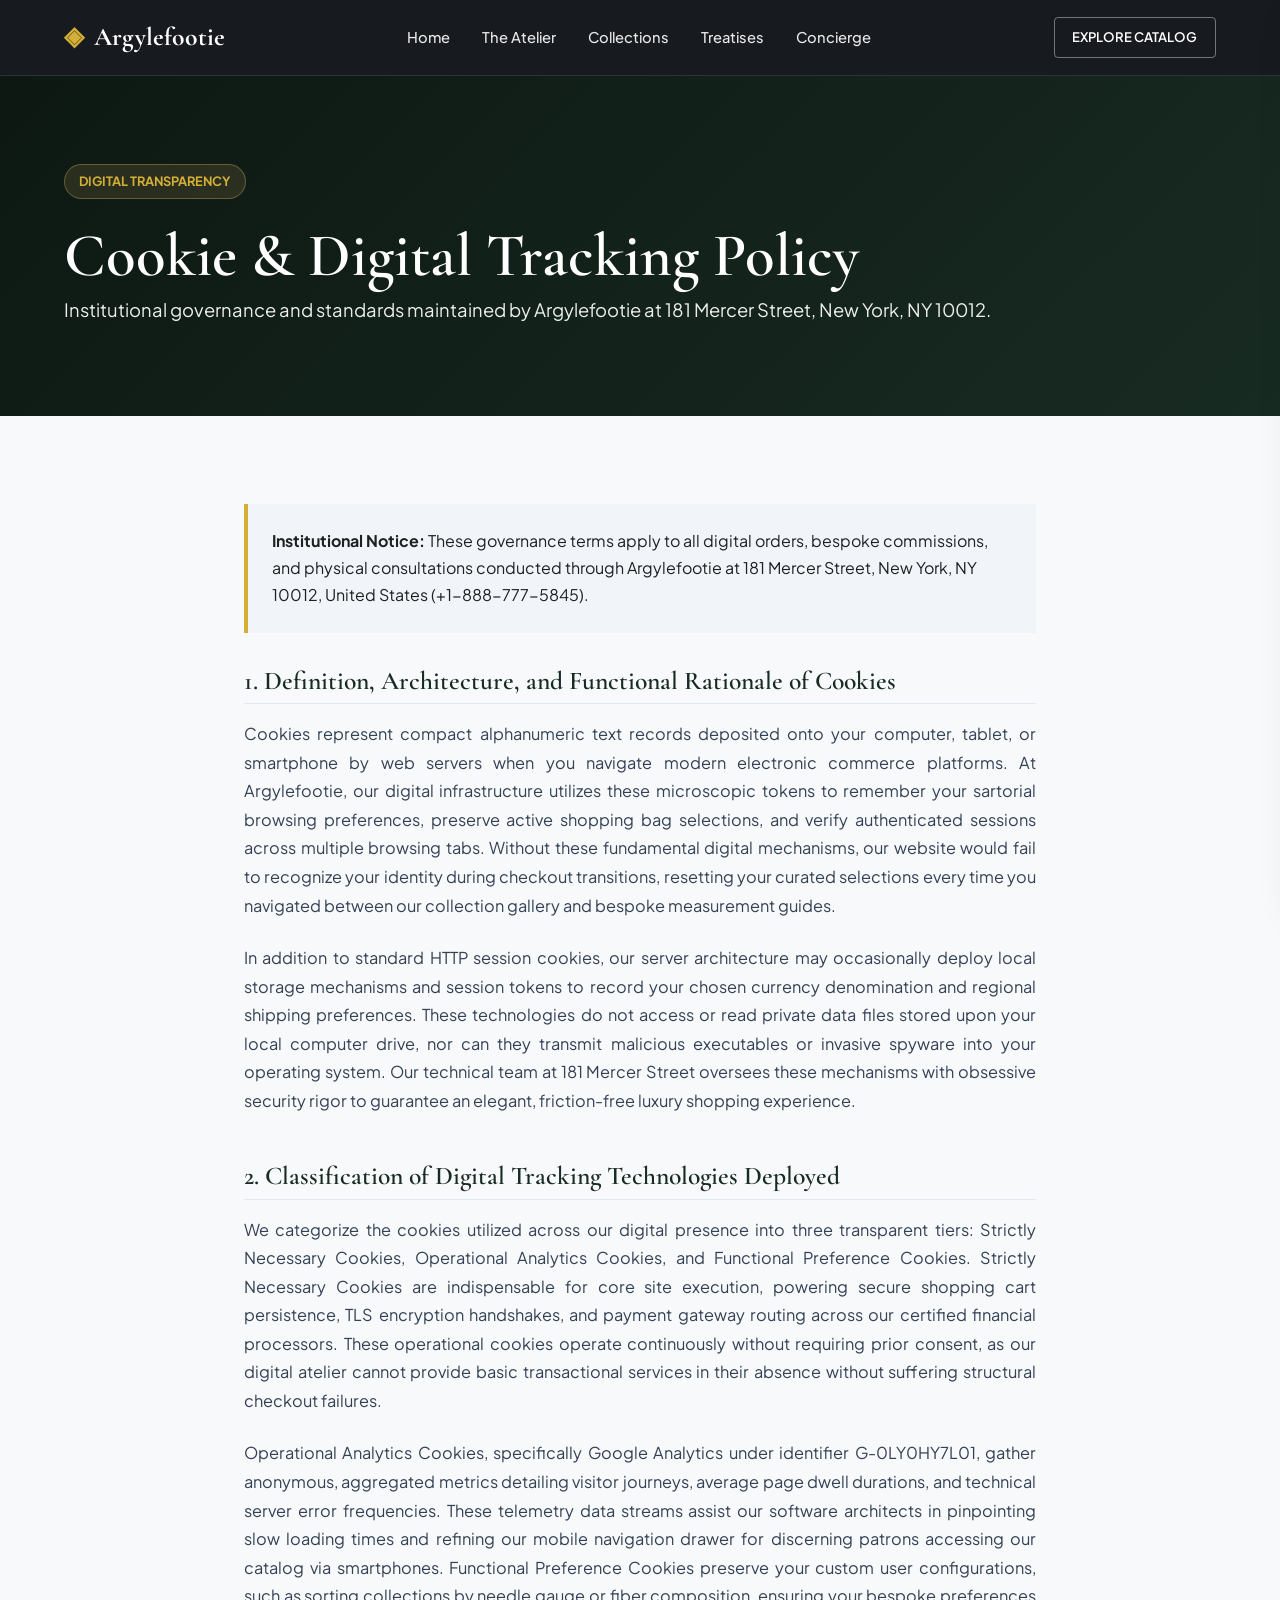
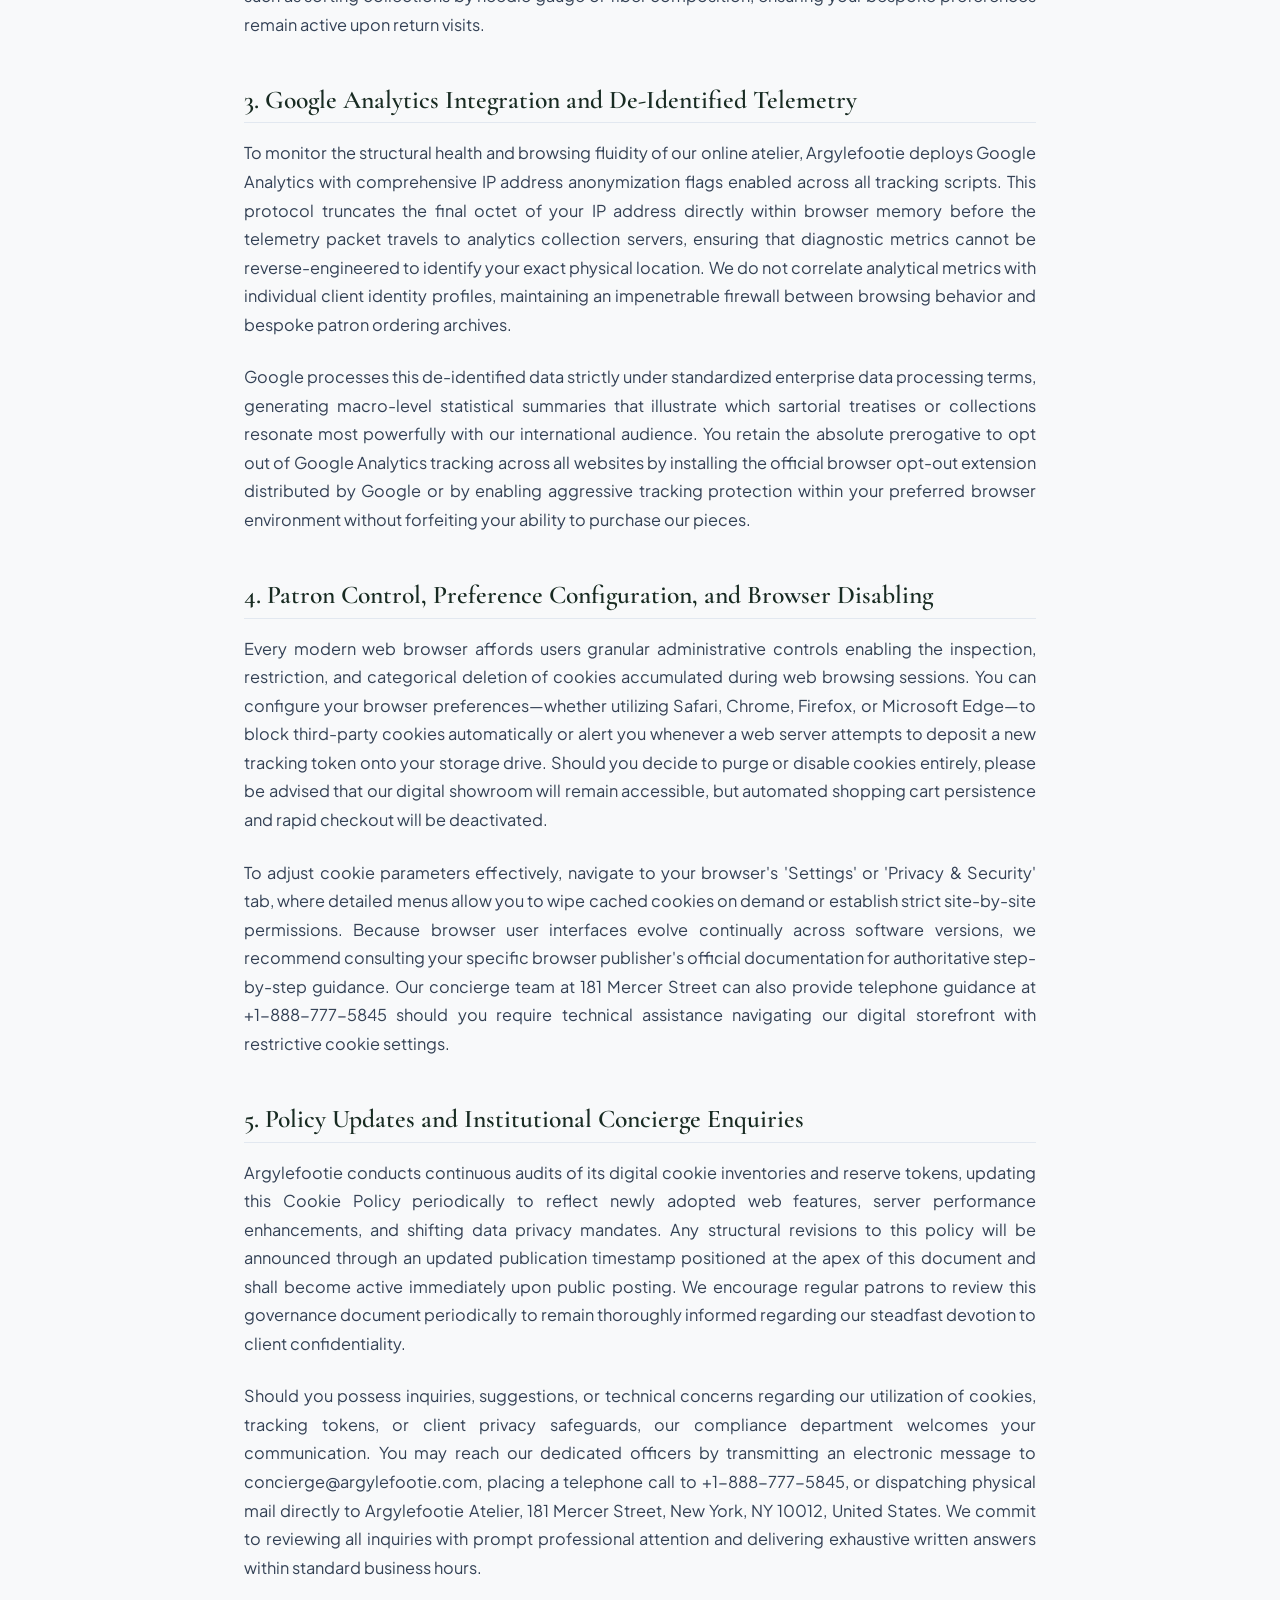
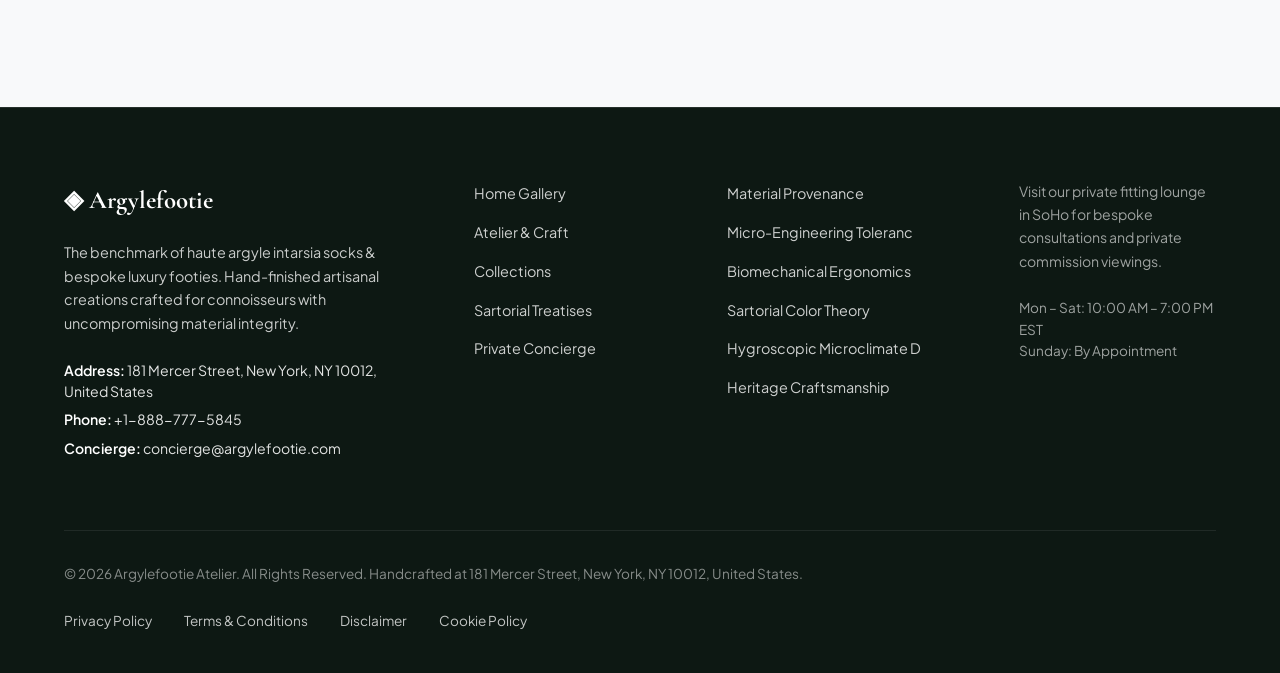
<file: cookie-policy.html>
<!DOCTYPE html>
<html lang="en">
<head>
  <meta charset="UTF-8">
  <meta name="viewport" content="width=device-width, initial-scale=1.0">
  <title>Cookie & Digital Tracking Policy — Argylefootie</title>
  <meta name="description" content="Official Cookie & Digital Tracking Policy for Argylefootie at 181 Mercer Street, New York.">
  <link rel="canonical" href="https://argylefootie.com/cookie-policy.html">
  <link rel="preconnect" href="https://fonts.googleapis.com">
  <link rel="preconnect" href="https://fonts.gstatic.com" crossorigin>
  <link href="https://fonts.googleapis.com/css2?family=Cormorant+Garamond:ital,wght@0,400;0,600;0,700;1,400&family=Plus+Jakarta+Sans:wght@300;400;500;600;700&display=swap" rel="stylesheet">
  <link rel="stylesheet" href="/assets/css/style.css">
  <!-- Google tag (gtag.js) -->
  <script async src="https://www.googletagmanager.com/gtag/js?id=G-0LY0HY7L01"></script>
  <script>
    window.dataLayer = window.dataLayer || [];
    function gtag(){dataLayer.push(arguments);}
    gtag('js', new Date());
    gtag('config', 'G-0LY0HY7L01');
  </script>

</head>
<body>
  <!-- Mandatory Global Site Header (Exactly 1 per page) -->
  <header class="site-header">
    <div class="header-container">
      <a href="/" class="brand-logo" aria-label="Argylefootie Home">
        <span class="logo-mark">◈</span>
        <span class="logo-text">Argylefootie</span>
      </a>
      <nav class="desktop-nav" aria-label="Primary Navigation">
        <a href="/" class="nav-link">Home</a>
        <a href="/about.html" class="nav-link">The Atelier</a>
        <a href="/collection.html" class="nav-link">Collections</a>
        <a href="/blog.html" class="nav-link">Treatises</a>
        <a href="/contact.html" class="nav-link">Concierge</a>
      </nav>
      <div class="header-actions">
        <a href="/collection.html" class="btn btn-sm btn-outline">Explore Catalog</a>
        <button id="drawer-toggle" class="mobile-toggle" aria-label="Open Navigation Menu">
          <span class="hamburger-bar"></span>
          <span class="hamburger-bar"></span>
          <span class="hamburger-bar"></span>
        </button>
      </div>
    </div>
  </header>

  <!-- Mandatory Mobile Navigation Drawer (Exactly 1 per page) -->
  <div class="mobile-drawer" id="mobile-drawer" aria-hidden="true">
    <div class="drawer-header">
      <div class="drawer-brand">Argylefootie</div>
      <button id="drawer-close" class="drawer-close-btn" aria-label="Close Navigation Menu">&times;</button>
    </div>
    <nav class="drawer-nav" aria-label="Mobile Navigation">
      <a href="/" class="drawer-link">Home</a>
      <a href="/about.html" class="drawer-link">The Atelier &amp; Craft</a>
      <a href="/collection.html" class="drawer-link">Curated Argyle Hosiery &amp; Luxury Footie Collection</a>
      <a href="/blog.html" class="drawer-link">Sartorial Treatises</a>
      <a href="/contact.html" class="drawer-link">Private Concierge</a>
    </nav>
    <div class="drawer-footer">
      <p class="drawer-contact-title">Manhattan Atelier &amp; Suite</p>
      <p class="drawer-contact-info">181 Mercer Street, New York, NY 10012, United States</p>
      <p class="drawer-contact-info">Tel: +1-888-777-5845</p>
      <p class="drawer-contact-info">Email: concierge@argylefootie.com</p>
    </div>
  </div>
  <div id="drawer-overlay" class="drawer-overlay"></div>
  <section class="page-hero">
    <div class="container">
      <span class="hero-badge">Digital Transparency</span>
      <h1>Cookie & Digital Tracking Policy</h1>
      <p class="lead">Institutional governance and standards maintained by Argylefootie at 181 Mercer Street, New York, NY 10012.</p>
    </div>
  </section>
  <main class="policy-page-wrapper">
    <div class="policy-container">
      <div class="policy-box">
        <strong>Institutional Notice:</strong> These governance terms apply to all digital orders, bespoke commissions, and physical consultations conducted through Argylefootie at 181 Mercer Street, New York, NY 10012, United States (+1-888-777-5845).
      </div>      <article class="policy-block">
        <h2>1. Definition, Architecture, and Functional Rationale of Cookies</h2>        <p class="policy-p">Cookies represent compact alphanumeric text records deposited onto your computer, tablet, or smartphone by web servers when you navigate modern electronic commerce platforms. At Argylefootie, our digital infrastructure utilizes these microscopic tokens to remember your sartorial browsing preferences, preserve active shopping bag selections, and verify authenticated sessions across multiple browsing tabs. Without these fundamental digital mechanisms, our website would fail to recognize your identity during checkout transitions, resetting your curated selections every time you navigated between our collection gallery and bespoke measurement guides.</p>        <p class="policy-p">In addition to standard HTTP session cookies, our server architecture may occasionally deploy local storage mechanisms and session tokens to record your chosen currency denomination and regional shipping preferences. These technologies do not access or read private data files stored upon your local computer drive, nor can they transmit malicious executables or invasive spyware into your operating system. Our technical team at 181 Mercer Street oversees these mechanisms with obsessive security rigor to guarantee an elegant, friction-free luxury shopping experience.</p>      </article>      <article class="policy-block">
        <h2>2. Classification of Digital Tracking Technologies Deployed</h2>        <p class="policy-p">We categorize the cookies utilized across our digital presence into three transparent tiers: Strictly Necessary Cookies, Operational Analytics Cookies, and Functional Preference Cookies. Strictly Necessary Cookies are indispensable for core site execution, powering secure shopping cart persistence, TLS encryption handshakes, and payment gateway routing across our certified financial processors. These operational cookies operate continuously without requiring prior consent, as our digital atelier cannot provide basic transactional services in their absence without suffering structural checkout failures.</p>        <p class="policy-p">Operational Analytics Cookies, specifically Google Analytics under identifier G-0LY0HY7L01, gather anonymous, aggregated metrics detailing visitor journeys, average page dwell durations, and technical server error frequencies. These telemetry data streams assist our software architects in pinpointing slow loading times and refining our mobile navigation drawer for discerning patrons accessing our catalog via smartphones. Functional Preference Cookies preserve your custom user configurations, such as sorting collections by needle gauge or fiber composition, ensuring your bespoke preferences remain active upon return visits.</p>      </article>      <article class="policy-block">
        <h2>3. Google Analytics Integration and De-Identified Telemetry</h2>        <p class="policy-p">To monitor the structural health and browsing fluidity of our online atelier, Argylefootie deploys Google Analytics with comprehensive IP address anonymization flags enabled across all tracking scripts. This protocol truncates the final octet of your IP address directly within browser memory before the telemetry packet travels to analytics collection servers, ensuring that diagnostic metrics cannot be reverse-engineered to identify your exact physical location. We do not correlate analytical metrics with individual client identity profiles, maintaining an impenetrable firewall between browsing behavior and bespoke patron ordering archives.</p>        <p class="policy-p">Google processes this de-identified data strictly under standardized enterprise data processing terms, generating macro-level statistical summaries that illustrate which sartorial treatises or collections resonate most powerfully with our international audience. You retain the absolute prerogative to opt out of Google Analytics tracking across all websites by installing the official browser opt-out extension distributed by Google or by enabling aggressive tracking protection within your preferred browser environment without forfeiting your ability to purchase our pieces.</p>      </article>      <article class="policy-block">
        <h2>4. Patron Control, Preference Configuration, and Browser Disabling</h2>        <p class="policy-p">Every modern web browser affords users granular administrative controls enabling the inspection, restriction, and categorical deletion of cookies accumulated during web browsing sessions. You can configure your browser preferences—whether utilizing Safari, Chrome, Firefox, or Microsoft Edge—to block third-party cookies automatically or alert you whenever a web server attempts to deposit a new tracking token onto your storage drive. Should you decide to purge or disable cookies entirely, please be advised that our digital showroom will remain accessible, but automated shopping cart persistence and rapid checkout will be deactivated.</p>        <p class="policy-p">To adjust cookie parameters effectively, navigate to your browser's 'Settings' or 'Privacy & Security' tab, where detailed menus allow you to wipe cached cookies on demand or establish strict site-by-site permissions. Because browser user interfaces evolve continually across software versions, we recommend consulting your specific browser publisher's official documentation for authoritative step-by-step guidance. Our concierge team at 181 Mercer Street can also provide telephone guidance at +1-888-777-5845 should you require technical assistance navigating our digital storefront with restrictive cookie settings.</p>      </article>      <article class="policy-block">
        <h2>5. Policy Updates and Institutional Concierge Enquiries</h2>        <p class="policy-p">Argylefootie conducts continuous audits of its digital cookie inventories and reserve tokens, updating this Cookie Policy periodically to reflect newly adopted web features, server performance enhancements, and shifting data privacy mandates. Any structural revisions to this policy will be announced through an updated publication timestamp positioned at the apex of this document and shall become active immediately upon public posting. We encourage regular patrons to review this governance document periodically to remain thoroughly informed regarding our steadfast devotion to client confidentiality.</p>        <p class="policy-p">Should you possess inquiries, suggestions, or technical concerns regarding our utilization of cookies, tracking tokens, or client privacy safeguards, our compliance department welcomes your communication. You may reach our dedicated officers by transmitting an electronic message to concierge@argylefootie.com, placing a telephone call to +1-888-777-5845, or dispatching physical mail directly to Argylefootie Atelier, 181 Mercer Street, New York, NY 10012, United States. We commit to reviewing all inquiries with prompt professional attention and delivering exhaustive written answers within standard business hours.</p>      </article>    </div>
  </main>
  <!-- Mandatory Global Site Footer (Minimalist 4-Column Horizontal Spread Layout) -->
  <footer class="site-footer">
    <div class="container">
      <div class="footer-grid">
        <div class="footer-col">
          <div class="footer-brand">◈ Argylefootie</div>
          <p class="footer-desc">
            The benchmark of haute argyle intarsia socks &amp; bespoke luxury footies. Hand-finished artisanal creations crafted for connoisseurs with uncompromising material integrity.
          </p>
          <div class="footer-contact-item"><strong>Address:</strong> 181 Mercer Street, New York, NY 10012, United States</div>
          <div class="footer-contact-item"><strong>Phone:</strong> +1-888-777-5845</div>
          <div class="footer-contact-item"><strong>Concierge:</strong> concierge@argylefootie.com</div>
        </div>
        <div class="footer-col">
          <ul class="footer-links">
            <li><a href="/">Home Gallery</a></li>
            <li><a href="/about.html">Atelier &amp; Craft</a></li>
            <li><a href="/collection.html">Collections</a></li>
            <li><a href="/blog.html">Sartorial Treatises</a></li>
            <li><a href="/contact.html">Private Concierge</a></li>
          </ul>
        </div>
        <div class="footer-col">
          <ul class="footer-links">
            <li><a href="/blog/material-provenance-and-fiber-crystallography.html">Material Provenance</a></li>
            <li><a href="/blog/micro-engineering-tolerances-and-finishing.html">Micro-Engineering Toleranc</a></li>
            <li><a href="/blog/biomechanical-ergonomics-and-wearer-physics.html">Biomechanical Ergonomics</a></li>
            <li><a href="/blog/sartorial-color-theory-and-formal-etiquette.html">Sartorial Color Theory</a></li>
            <li><a href="/blog/hygroscopic-microclimate-thermodynamics.html">Hygroscopic Microclimate D</a></li>
            <li><a href="/blog/bespoke-craftsmanship-and-heritage-methods.html">Heritage Craftsmanship</a></li>
          </ul>
        </div>
        <div class="footer-col">
          <p class="footer-salon-desc">
            Visit our private fitting lounge in SoHo for bespoke consultations and private commission viewings.
          </p>
          <p class="footer-hours">
            Mon &ndash; Sat: 10:00 AM &ndash; 7:00 PM<br>EST<br>Sunday: By Appointment
          </p>
        </div>
      </div>
      <div class="footer-bottom">
        <p>&copy; 2026 Argylefootie Atelier. All Rights Reserved. Handcrafted at 181 Mercer Street, New York, NY 10012, United States.</p>
        <div class="footer-legal-links">
          <a href="/privacy-policy.html">Privacy Policy</a>
          <a href="/terms-and-conditions.html">Terms &amp; Conditions</a>
          <a href="/disclaimer.html">Disclaimer</a>
          <a href="/cookie-policy.html">Cookie Policy</a>
        </div>
      </div>
    </div>
  </footer>
  <script src="/assets/js/main.js"></script>
</body>
</html>
</file>
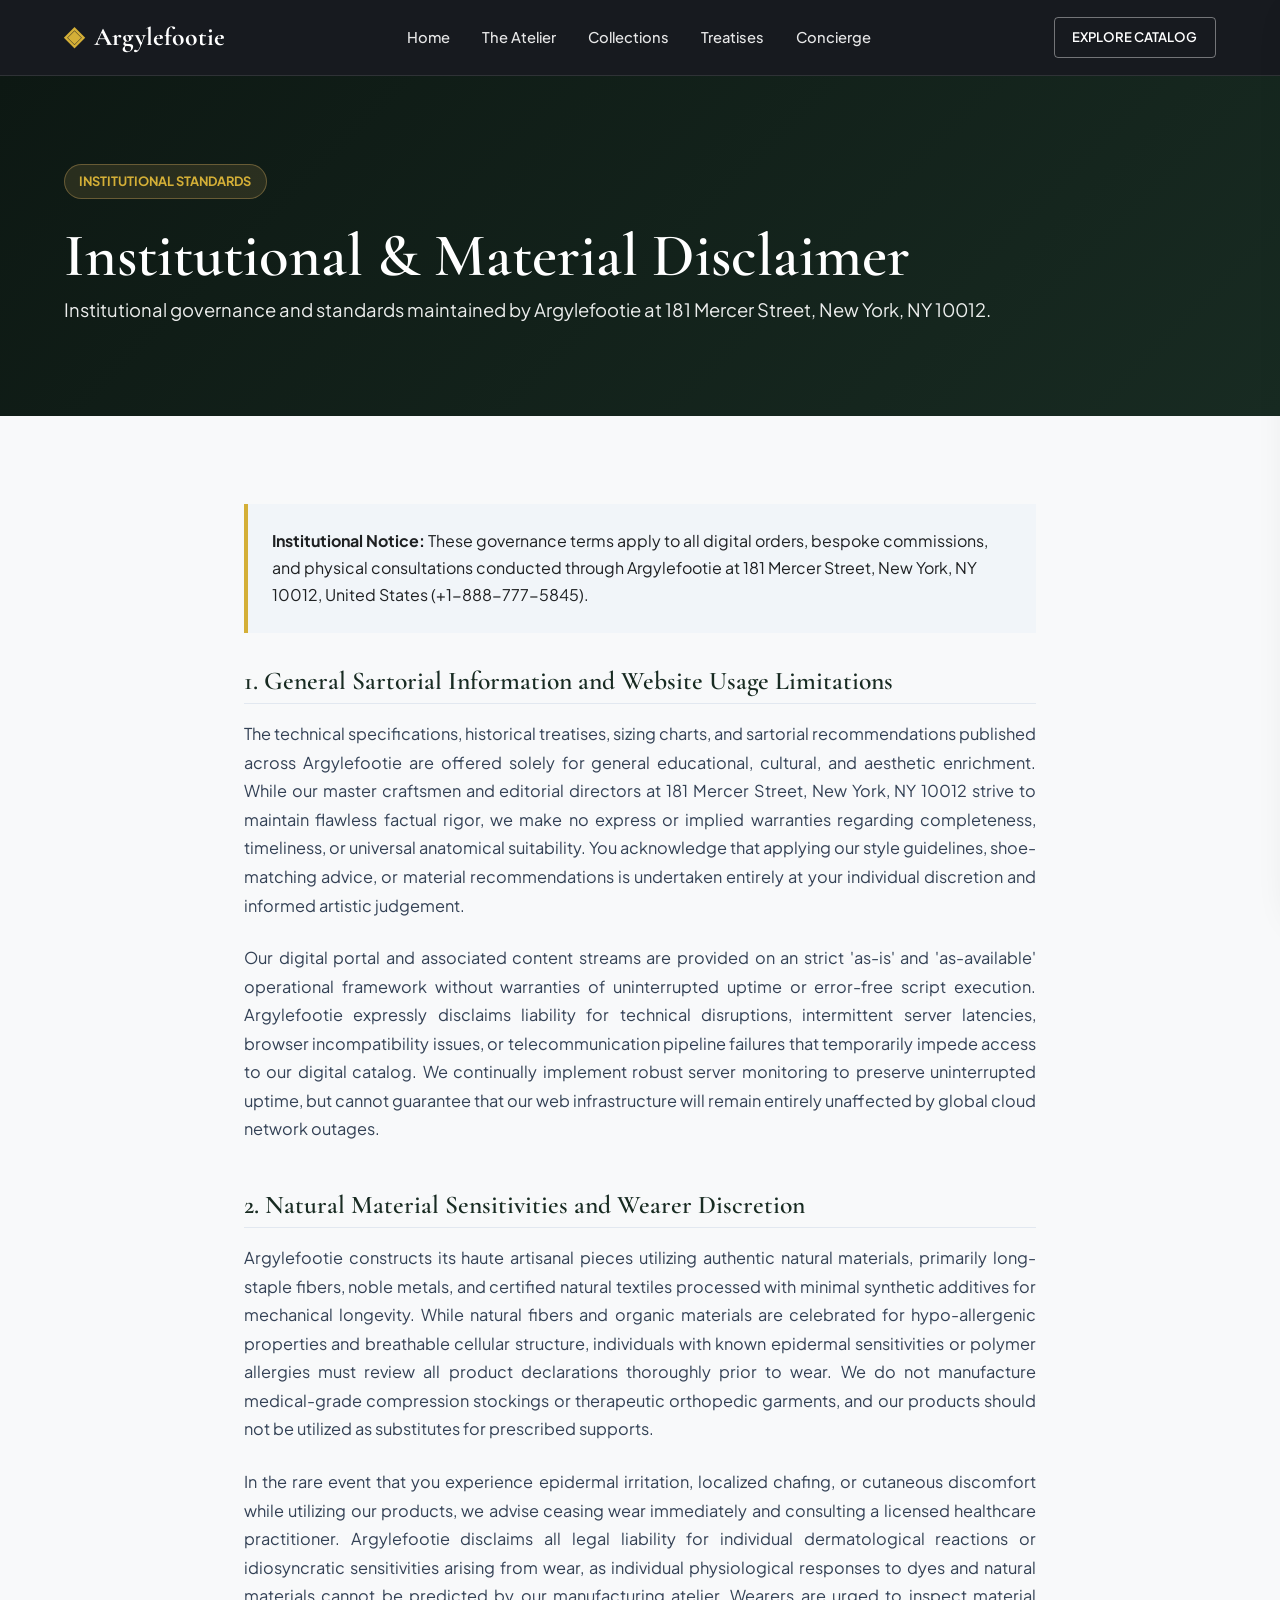
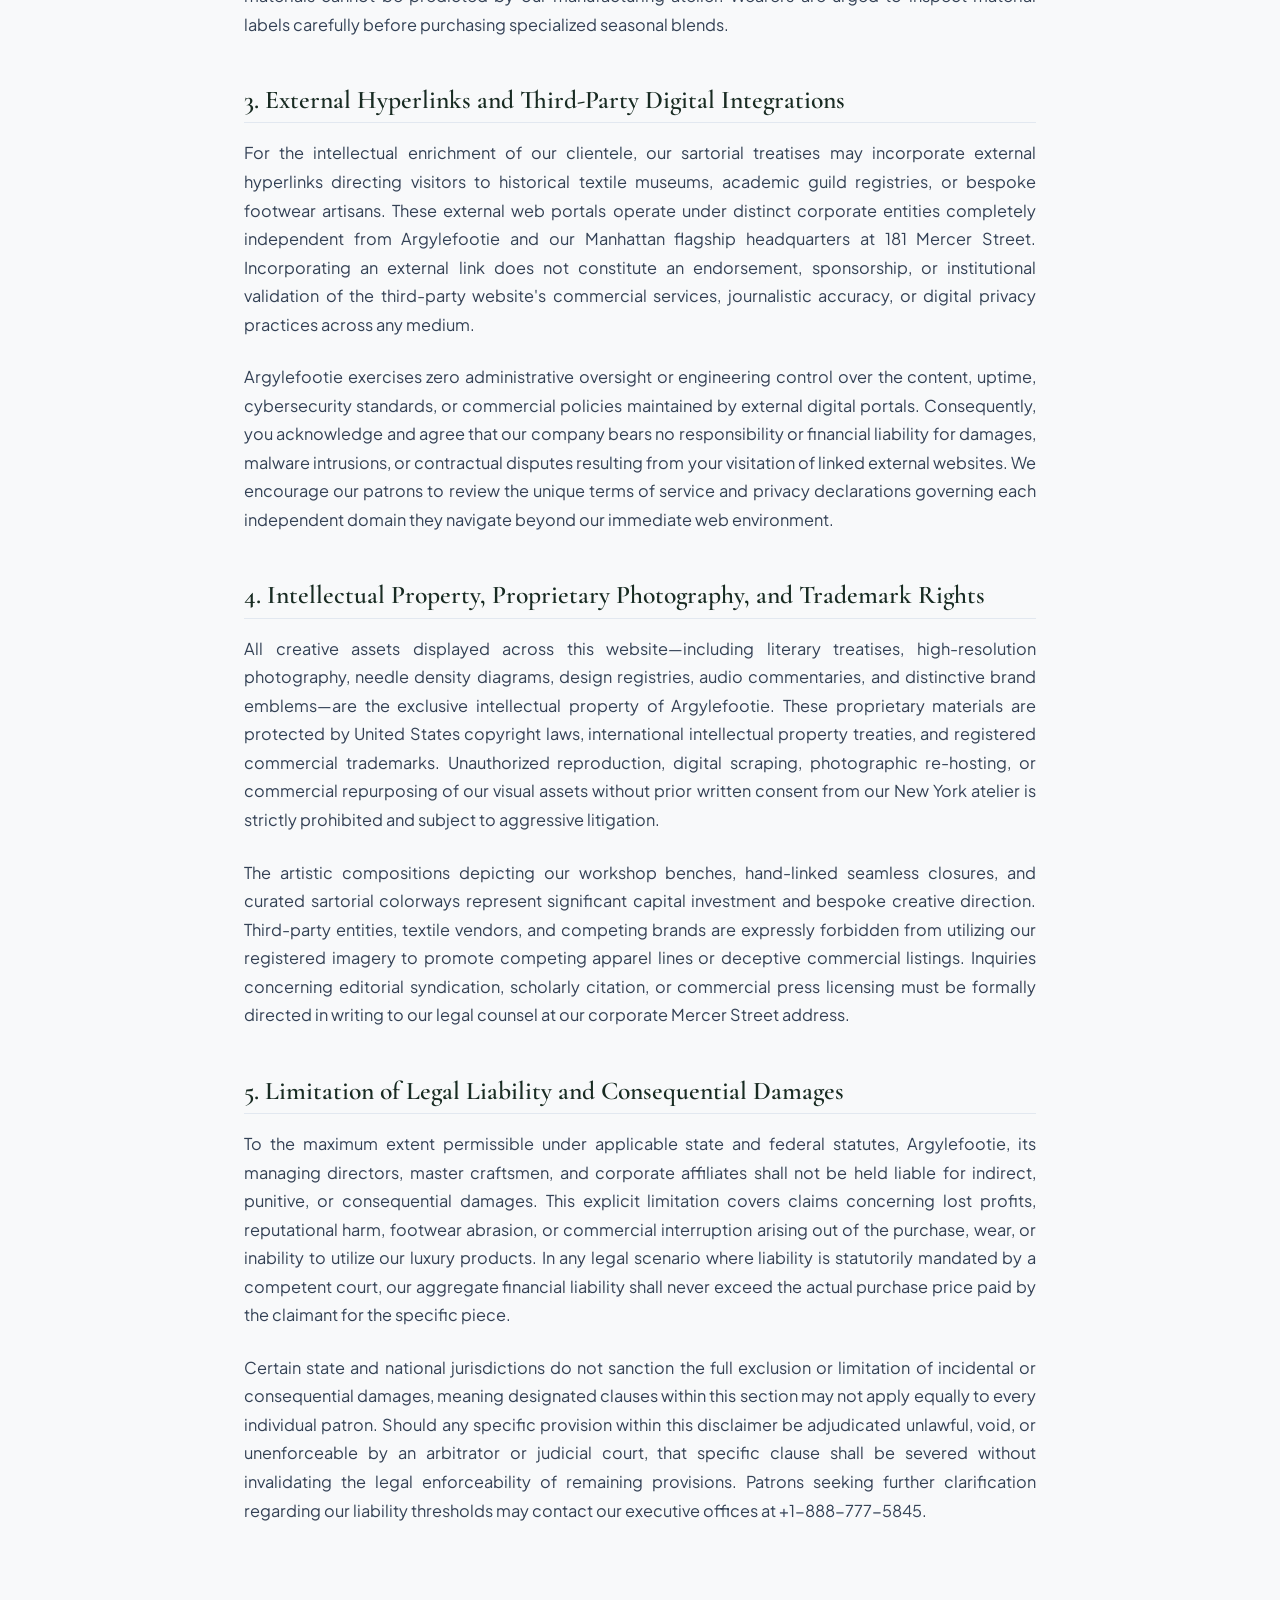
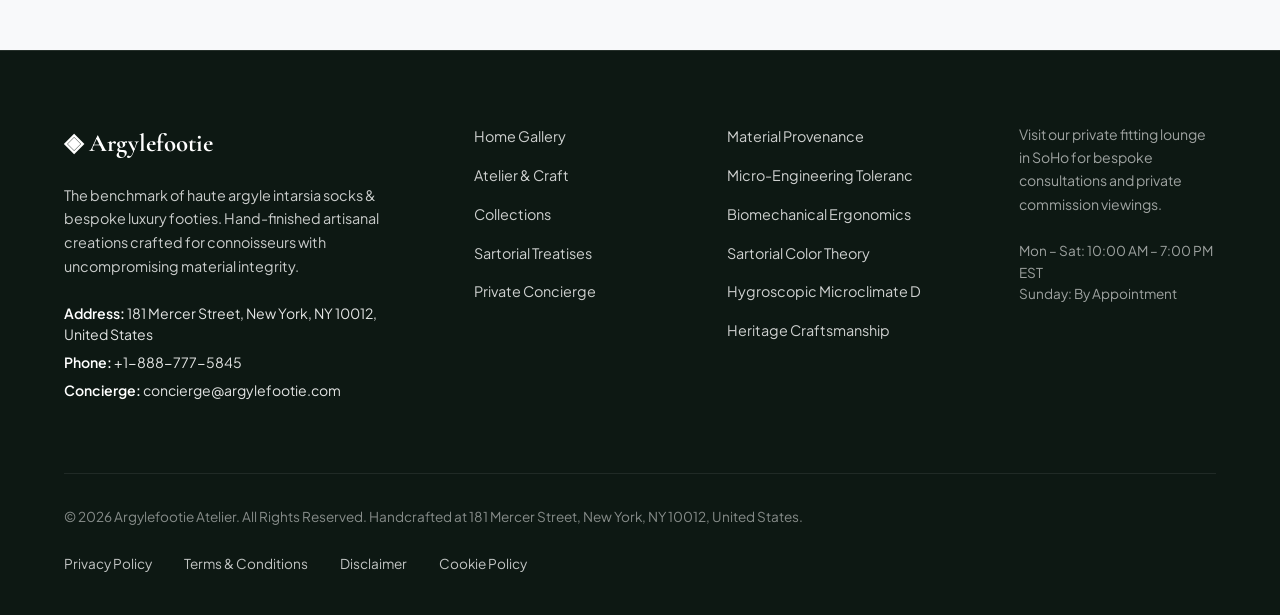
<file: disclaimer.html>
<!DOCTYPE html>
<html lang="en">
<head>
  <meta charset="UTF-8">
  <meta name="viewport" content="width=device-width, initial-scale=1.0">
  <title>Institutional & Material Disclaimer — Argylefootie</title>
  <meta name="description" content="Official Institutional & Material Disclaimer for Argylefootie at 181 Mercer Street, New York.">
  <link rel="canonical" href="https://argylefootie.com/disclaimer.html">
  <link rel="preconnect" href="https://fonts.googleapis.com">
  <link rel="preconnect" href="https://fonts.gstatic.com" crossorigin>
  <link href="https://fonts.googleapis.com/css2?family=Cormorant+Garamond:ital,wght@0,400;0,600;0,700;1,400&family=Plus+Jakarta+Sans:wght@300;400;500;600;700&display=swap" rel="stylesheet">
  <link rel="stylesheet" href="/assets/css/style.css">
  <!-- Google tag (gtag.js) -->
  <script async src="https://www.googletagmanager.com/gtag/js?id=G-0LY0HY7L01"></script>
  <script>
    window.dataLayer = window.dataLayer || [];
    function gtag(){dataLayer.push(arguments);}
    gtag('js', new Date());
    gtag('config', 'G-0LY0HY7L01');
  </script>

</head>
<body>
  <!-- Mandatory Global Site Header (Exactly 1 per page) -->
  <header class="site-header">
    <div class="header-container">
      <a href="/" class="brand-logo" aria-label="Argylefootie Home">
        <span class="logo-mark">◈</span>
        <span class="logo-text">Argylefootie</span>
      </a>
      <nav class="desktop-nav" aria-label="Primary Navigation">
        <a href="/" class="nav-link">Home</a>
        <a href="/about.html" class="nav-link">The Atelier</a>
        <a href="/collection.html" class="nav-link">Collections</a>
        <a href="/blog.html" class="nav-link">Treatises</a>
        <a href="/contact.html" class="nav-link">Concierge</a>
      </nav>
      <div class="header-actions">
        <a href="/collection.html" class="btn btn-sm btn-outline">Explore Catalog</a>
        <button id="drawer-toggle" class="mobile-toggle" aria-label="Open Navigation Menu">
          <span class="hamburger-bar"></span>
          <span class="hamburger-bar"></span>
          <span class="hamburger-bar"></span>
        </button>
      </div>
    </div>
  </header>

  <!-- Mandatory Mobile Navigation Drawer (Exactly 1 per page) -->
  <div class="mobile-drawer" id="mobile-drawer" aria-hidden="true">
    <div class="drawer-header">
      <div class="drawer-brand">Argylefootie</div>
      <button id="drawer-close" class="drawer-close-btn" aria-label="Close Navigation Menu">&times;</button>
    </div>
    <nav class="drawer-nav" aria-label="Mobile Navigation">
      <a href="/" class="drawer-link">Home</a>
      <a href="/about.html" class="drawer-link">The Atelier &amp; Craft</a>
      <a href="/collection.html" class="drawer-link">Curated Argyle Hosiery &amp; Luxury Footie Collection</a>
      <a href="/blog.html" class="drawer-link">Sartorial Treatises</a>
      <a href="/contact.html" class="drawer-link">Private Concierge</a>
    </nav>
    <div class="drawer-footer">
      <p class="drawer-contact-title">Manhattan Atelier &amp; Suite</p>
      <p class="drawer-contact-info">181 Mercer Street, New York, NY 10012, United States</p>
      <p class="drawer-contact-info">Tel: +1-888-777-5845</p>
      <p class="drawer-contact-info">Email: concierge@argylefootie.com</p>
    </div>
  </div>
  <div id="drawer-overlay" class="drawer-overlay"></div>
  <section class="page-hero">
    <div class="container">
      <span class="hero-badge">Institutional Standards</span>
      <h1>Institutional & Material Disclaimer</h1>
      <p class="lead">Institutional governance and standards maintained by Argylefootie at 181 Mercer Street, New York, NY 10012.</p>
    </div>
  </section>
  <main class="policy-page-wrapper">
    <div class="policy-container">
      <div class="policy-box">
        <strong>Institutional Notice:</strong> These governance terms apply to all digital orders, bespoke commissions, and physical consultations conducted through Argylefootie at 181 Mercer Street, New York, NY 10012, United States (+1-888-777-5845).
      </div>      <article class="policy-block">
        <h2>1. General Sartorial Information and Website Usage Limitations</h2>        <p class="policy-p">The technical specifications, historical treatises, sizing charts, and sartorial recommendations published across Argylefootie are offered solely for general educational, cultural, and aesthetic enrichment. While our master craftsmen and editorial directors at 181 Mercer Street, New York, NY 10012 strive to maintain flawless factual rigor, we make no express or implied warranties regarding completeness, timeliness, or universal anatomical suitability. You acknowledge that applying our style guidelines, shoe-matching advice, or material recommendations is undertaken entirely at your individual discretion and informed artistic judgement.</p>        <p class="policy-p">Our digital portal and associated content streams are provided on an strict 'as-is' and 'as-available' operational framework without warranties of uninterrupted uptime or error-free script execution. Argylefootie expressly disclaims liability for technical disruptions, intermittent server latencies, browser incompatibility issues, or telecommunication pipeline failures that temporarily impede access to our digital catalog. We continually implement robust server monitoring to preserve uninterrupted uptime, but cannot guarantee that our web infrastructure will remain entirely unaffected by global cloud network outages.</p>      </article>      <article class="policy-block">
        <h2>2. Natural Material Sensitivities and Wearer Discretion</h2>        <p class="policy-p">Argylefootie constructs its haute artisanal pieces utilizing authentic natural materials, primarily long-staple fibers, noble metals, and certified natural textiles processed with minimal synthetic additives for mechanical longevity. While natural fibers and organic materials are celebrated for hypo-allergenic properties and breathable cellular structure, individuals with known epidermal sensitivities or polymer allergies must review all product declarations thoroughly prior to wear. We do not manufacture medical-grade compression stockings or therapeutic orthopedic garments, and our products should not be utilized as substitutes for prescribed supports.</p>        <p class="policy-p">In the rare event that you experience epidermal irritation, localized chafing, or cutaneous discomfort while utilizing our products, we advise ceasing wear immediately and consulting a licensed healthcare practitioner. Argylefootie disclaims all legal liability for individual dermatological reactions or idiosyncratic sensitivities arising from wear, as individual physiological responses to dyes and natural materials cannot be predicted by our manufacturing atelier. Wearers are urged to inspect material labels carefully before purchasing specialized seasonal blends.</p>      </article>      <article class="policy-block">
        <h2>3. External Hyperlinks and Third-Party Digital Integrations</h2>        <p class="policy-p">For the intellectual enrichment of our clientele, our sartorial treatises may incorporate external hyperlinks directing visitors to historical textile museums, academic guild registries, or bespoke footwear artisans. These external web portals operate under distinct corporate entities completely independent from Argylefootie and our Manhattan flagship headquarters at 181 Mercer Street. Incorporating an external link does not constitute an endorsement, sponsorship, or institutional validation of the third-party website's commercial services, journalistic accuracy, or digital privacy practices across any medium.</p>        <p class="policy-p">Argylefootie exercises zero administrative oversight or engineering control over the content, uptime, cybersecurity standards, or commercial policies maintained by external digital portals. Consequently, you acknowledge and agree that our company bears no responsibility or financial liability for damages, malware intrusions, or contractual disputes resulting from your visitation of linked external websites. We encourage our patrons to review the unique terms of service and privacy declarations governing each independent domain they navigate beyond our immediate web environment.</p>      </article>      <article class="policy-block">
        <h2>4. Intellectual Property, Proprietary Photography, and Trademark Rights</h2>        <p class="policy-p">All creative assets displayed across this website—including literary treatises, high-resolution photography, needle density diagrams, design registries, audio commentaries, and distinctive brand emblems—are the exclusive intellectual property of Argylefootie. These proprietary materials are protected by United States copyright laws, international intellectual property treaties, and registered commercial trademarks. Unauthorized reproduction, digital scraping, photographic re-hosting, or commercial repurposing of our visual assets without prior written consent from our New York atelier is strictly prohibited and subject to aggressive litigation.</p>        <p class="policy-p">The artistic compositions depicting our workshop benches, hand-linked seamless closures, and curated sartorial colorways represent significant capital investment and bespoke creative direction. Third-party entities, textile vendors, and competing brands are expressly forbidden from utilizing our registered imagery to promote competing apparel lines or deceptive commercial listings. Inquiries concerning editorial syndication, scholarly citation, or commercial press licensing must be formally directed in writing to our legal counsel at our corporate Mercer Street address.</p>      </article>      <article class="policy-block">
        <h2>5. Limitation of Legal Liability and Consequential Damages</h2>        <p class="policy-p">To the maximum extent permissible under applicable state and federal statutes, Argylefootie, its managing directors, master craftsmen, and corporate affiliates shall not be held liable for indirect, punitive, or consequential damages. This explicit limitation covers claims concerning lost profits, reputational harm, footwear abrasion, or commercial interruption arising out of the purchase, wear, or inability to utilize our luxury products. In any legal scenario where liability is statutorily mandated by a competent court, our aggregate financial liability shall never exceed the actual purchase price paid by the claimant for the specific piece.</p>        <p class="policy-p">Certain state and national jurisdictions do not sanction the full exclusion or limitation of incidental or consequential damages, meaning designated clauses within this section may not apply equally to every individual patron. Should any specific provision within this disclaimer be adjudicated unlawful, void, or unenforceable by an arbitrator or judicial court, that specific clause shall be severed without invalidating the legal enforceability of remaining provisions. Patrons seeking further clarification regarding our liability thresholds may contact our executive offices at +1-888-777-5845.</p>      </article>    </div>
  </main>
  <!-- Mandatory Global Site Footer (Minimalist 4-Column Horizontal Spread Layout) -->
  <footer class="site-footer">
    <div class="container">
      <div class="footer-grid">
        <div class="footer-col">
          <div class="footer-brand">◈ Argylefootie</div>
          <p class="footer-desc">
            The benchmark of haute argyle intarsia socks &amp; bespoke luxury footies. Hand-finished artisanal creations crafted for connoisseurs with uncompromising material integrity.
          </p>
          <div class="footer-contact-item"><strong>Address:</strong> 181 Mercer Street, New York, NY 10012, United States</div>
          <div class="footer-contact-item"><strong>Phone:</strong> +1-888-777-5845</div>
          <div class="footer-contact-item"><strong>Concierge:</strong> concierge@argylefootie.com</div>
        </div>
        <div class="footer-col">
          <ul class="footer-links">
            <li><a href="/">Home Gallery</a></li>
            <li><a href="/about.html">Atelier &amp; Craft</a></li>
            <li><a href="/collection.html">Collections</a></li>
            <li><a href="/blog.html">Sartorial Treatises</a></li>
            <li><a href="/contact.html">Private Concierge</a></li>
          </ul>
        </div>
        <div class="footer-col">
          <ul class="footer-links">
            <li><a href="/blog/material-provenance-and-fiber-crystallography.html">Material Provenance</a></li>
            <li><a href="/blog/micro-engineering-tolerances-and-finishing.html">Micro-Engineering Toleranc</a></li>
            <li><a href="/blog/biomechanical-ergonomics-and-wearer-physics.html">Biomechanical Ergonomics</a></li>
            <li><a href="/blog/sartorial-color-theory-and-formal-etiquette.html">Sartorial Color Theory</a></li>
            <li><a href="/blog/hygroscopic-microclimate-thermodynamics.html">Hygroscopic Microclimate D</a></li>
            <li><a href="/blog/bespoke-craftsmanship-and-heritage-methods.html">Heritage Craftsmanship</a></li>
          </ul>
        </div>
        <div class="footer-col">
          <p class="footer-salon-desc">
            Visit our private fitting lounge in SoHo for bespoke consultations and private commission viewings.
          </p>
          <p class="footer-hours">
            Mon &ndash; Sat: 10:00 AM &ndash; 7:00 PM<br>EST<br>Sunday: By Appointment
          </p>
        </div>
      </div>
      <div class="footer-bottom">
        <p>&copy; 2026 Argylefootie Atelier. All Rights Reserved. Handcrafted at 181 Mercer Street, New York, NY 10012, United States.</p>
        <div class="footer-legal-links">
          <a href="/privacy-policy.html">Privacy Policy</a>
          <a href="/terms-and-conditions.html">Terms &amp; Conditions</a>
          <a href="/disclaimer.html">Disclaimer</a>
          <a href="/cookie-policy.html">Cookie Policy</a>
        </div>
      </div>
    </div>
  </footer>
  <script src="/assets/js/main.js"></script>
</body>
</html>
</file>
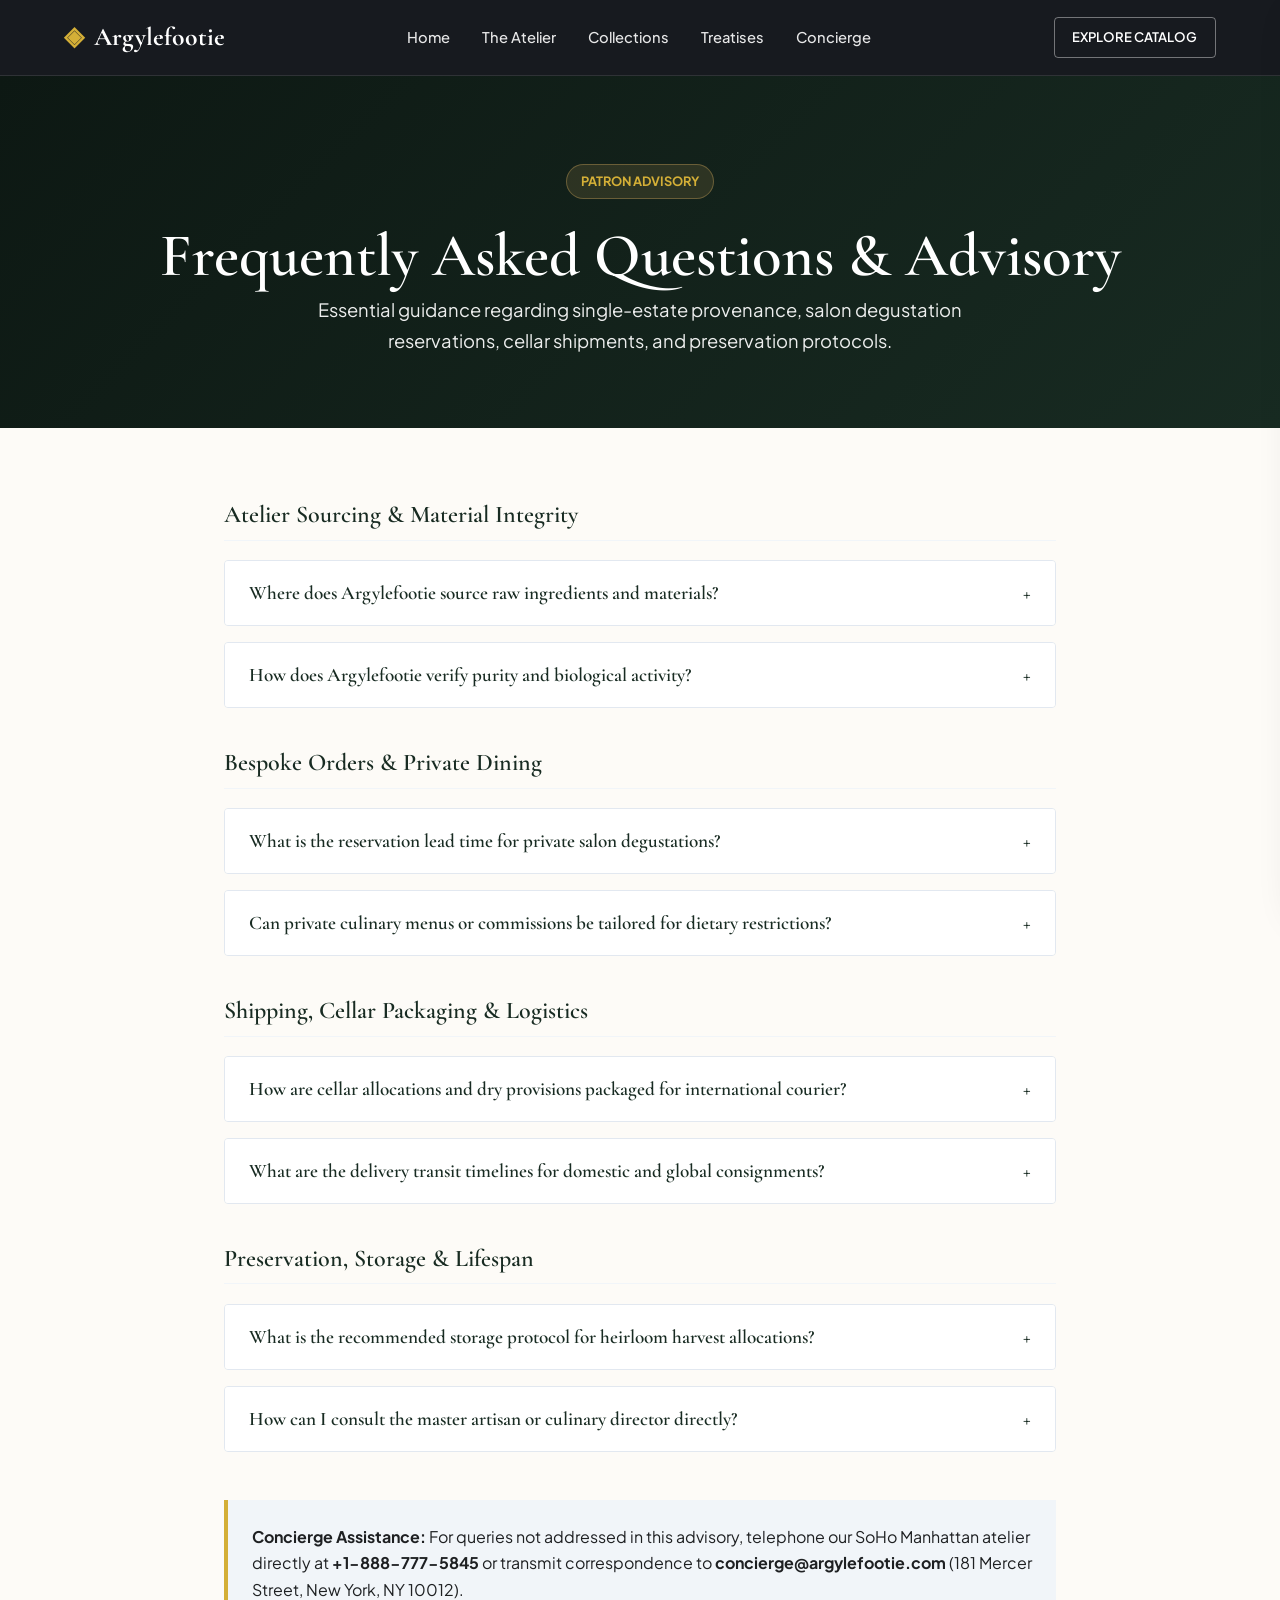
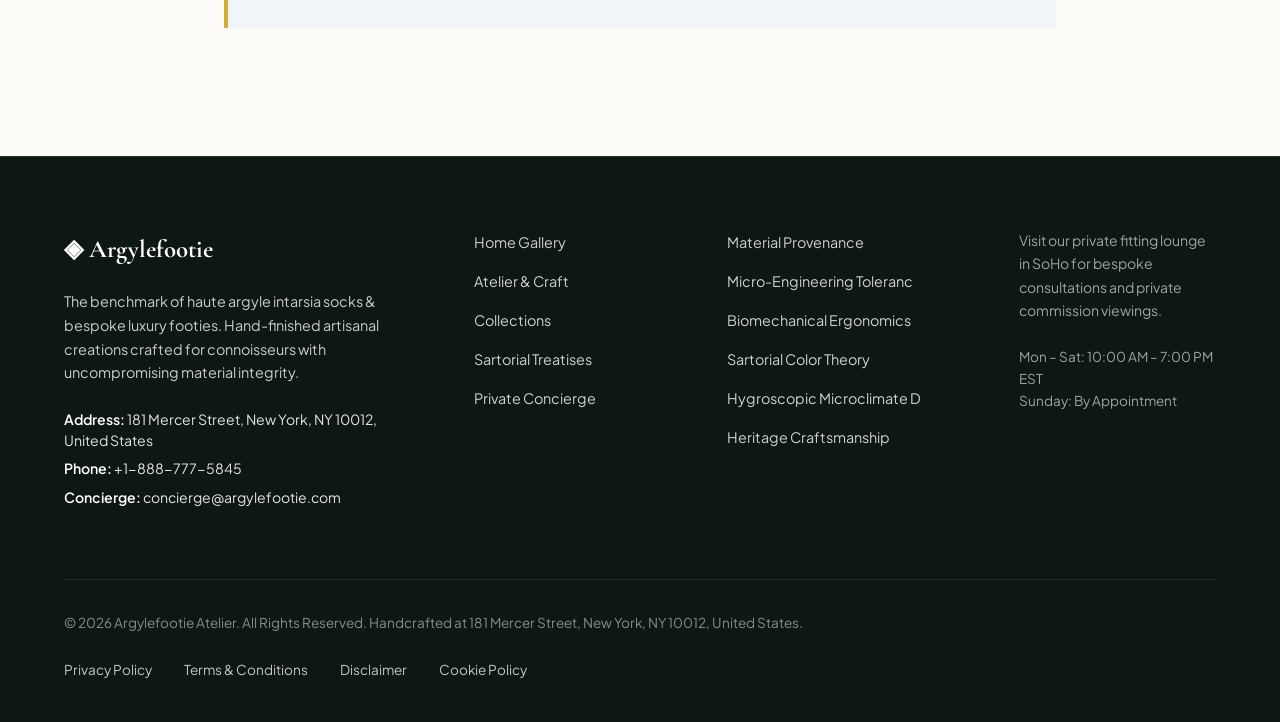
<file: faq.html>
<!DOCTYPE html>
<html lang="en">
<head>
  <meta charset="UTF-8">
  <meta name="viewport" content="width=device-width, initial-scale=1.0">
  <title>Frequently Asked Questions & Patron Advisory — Argylefootie</title>
  <meta name="description" content="Official patron FAQ and advisory for Argylefootie at 181 Mercer Street, New York.">
  <link rel="canonical" href="https://argylefootie.com/faq.html">
  <link rel="preconnect" href="https://fonts.googleapis.com">
  <link rel="preconnect" href="https://fonts.gstatic.com" crossorigin>
  <link href="https://fonts.googleapis.com/css2?family=Cormorant+Garamond:ital,wght@0,400;0,600;0,700;1,400&family=Plus+Jakarta+Sans:wght@300;400;500;600;700&display=swap" rel="stylesheet">
  <link rel="stylesheet" href="/assets/css/style.css">
  <!-- Google tag (gtag.js) -->
  <script async src="https://www.googletagmanager.com/gtag/js?id=G-0LY0HY7L01"></script>
  <script>
    window.dataLayer = window.dataLayer || [];
    function gtag(){dataLayer.push(arguments);}
    gtag('js', new Date());
    gtag('config', 'G-0LY0HY7L01');
  </script>

</head>
<body>
  <!-- Mandatory Global Site Header (Exactly 1 per page) -->
  <header class="site-header">
    <div class="header-container">
      <a href="/" class="brand-logo" aria-label="Argylefootie Home">
        <span class="logo-mark">◈</span>
        <span class="logo-text">Argylefootie</span>
      </a>
      <nav class="desktop-nav" aria-label="Primary Navigation">
        <a href="/" class="nav-link">Home</a>
        <a href="/about.html" class="nav-link">The Atelier</a>
        <a href="/collection.html" class="nav-link">Collections</a>
        <a href="/blog.html" class="nav-link">Treatises</a>
        <a href="/contact.html" class="nav-link">Concierge</a>
      </nav>
      <div class="header-actions">
        <a href="/collection.html" class="btn btn-sm btn-outline">Explore Catalog</a>
        <button id="drawer-toggle" class="mobile-toggle" aria-label="Open Navigation Menu">
          <span class="hamburger-bar"></span>
          <span class="hamburger-bar"></span>
          <span class="hamburger-bar"></span>
        </button>
      </div>
    </div>
  </header>

  <!-- Mandatory Mobile Navigation Drawer (Exactly 1 per page) -->
  <div class="mobile-drawer" id="mobile-drawer" aria-hidden="true">
    <div class="drawer-header">
      <div class="drawer-brand">Argylefootie</div>
      <button id="drawer-close" class="drawer-close-btn" aria-label="Close Navigation Menu">&times;</button>
    </div>
    <nav class="drawer-nav" aria-label="Mobile Navigation">
      <a href="/" class="drawer-link">Home</a>
      <a href="/about.html" class="drawer-link">The Atelier &amp; Craft</a>
      <a href="/collection.html" class="drawer-link">Curated Argyle Hosiery &amp; Luxury Footie Collection</a>
      <a href="/blog.html" class="drawer-link">Sartorial Treatises</a>
      <a href="/contact.html" class="drawer-link">Private Concierge</a>
    </nav>
    <div class="drawer-footer">
      <p class="drawer-contact-title">Manhattan Atelier &amp; Suite</p>
      <p class="drawer-contact-info">181 Mercer Street, New York, NY 10012, United States</p>
      <p class="drawer-contact-info">Tel: +1-888-777-5845</p>
      <p class="drawer-contact-info">Email: concierge@argylefootie.com</p>
    </div>
  </div>
  <div id="drawer-overlay" class="drawer-overlay"></div>
  <section class="page-hero">
    <div class="container text-center">
      <span class="hero-badge">Patron Advisory</span>
      <h1>Frequently Asked Questions &amp; Advisory</h1>
      <p class="lead" style="margin: 0 auto; max-width: 720px;">Essential guidance regarding single-estate provenance, salon degustation reservations, cellar shipments, and preservation protocols.</p>
    </div>
  </section>
  <main class="section" style="padding: 4.5rem 0 6rem; background: #FDFBF7;">
    <div class="container" style="max-width: 880px;">
      <div style="margin-bottom: 2.5rem;">
        <h2 style="font-family: var(--font-serif); font-size: 1.5rem; color: var(--color-primary); margin-bottom: 1.2rem; border-bottom: 1px solid var(--color-border-light); padding-bottom: 0.6rem;">Atelier Sourcing & Material Integrity</h2>
        <div class="faq-section" style="margin: 0;">
          <div class="faq-item">
            <button class="faq-question"><span>Where does Argylefootie source raw ingredients and materials?</span><span class="faq-icon">+</span></button>
            <div class="faq-answer"><p style="padding-top: 0.5rem; line-height: 1.7;">All provisions and materials are sourced under direct single-estate contracts with certified landrace growers and artisanal mills, preserving certified un-hybridized heirloom genetics.</p></div>
          </div>
          <div class="faq-item">
            <button class="faq-question"><span>How does Argylefootie verify purity and biological activity?</span><span class="faq-icon">+</span></button>
            <div class="faq-answer"><p style="padding-top: 0.5rem; line-height: 1.7;">Every harvest batch undergoes rigorous liquid chromatography and mass spectrometry testing at our 181 Mercer Street laboratory to ensure 0% contaminants and peak active compounds.</p></div>
          </div>
        </div>
      </div>
      <div style="margin-bottom: 2.5rem;">
        <h2 style="font-family: var(--font-serif); font-size: 1.5rem; color: var(--color-primary); margin-bottom: 1.2rem; border-bottom: 1px solid var(--color-border-light); padding-bottom: 0.6rem;">Bespoke Orders & Private Dining</h2>
        <div class="faq-section" style="margin: 0;">
          <div class="faq-item">
            <button class="faq-question"><span>What is the reservation lead time for private salon degustations?</span><span class="faq-icon">+</span></button>
            <div class="faq-answer"><p style="padding-top: 0.5rem; line-height: 1.7;">Due to intimate seating capacities in our SoHo Manhattan tasting room, we recommend booking private salon reservations 14 to 21 days in advance via our concierge desk (+1-888-777-5845).</p></div>
          </div>
          <div class="faq-item">
            <button class="faq-question"><span>Can private culinary menus or commissions be tailored for dietary restrictions?</span><span class="faq-icon">+</span></button>
            <div class="faq-answer"><p style="padding-top: 0.5rem; line-height: 1.7;">Yes. Our master culinary team designs individualized multi-course degustations accommodating gluten-free, vegan, diabetic, and allergen-sensitive parameters upon advance notice.</p></div>
          </div>
        </div>
      </div>
      <div style="margin-bottom: 2.5rem;">
        <h2 style="font-family: var(--font-serif); font-size: 1.5rem; color: var(--color-primary); margin-bottom: 1.2rem; border-bottom: 1px solid var(--color-border-light); padding-bottom: 0.6rem;">Shipping, Cellar Packaging & Logistics</h2>
        <div class="faq-section" style="margin: 0;">
          <div class="faq-item">
            <button class="faq-question"><span>How are cellar allocations and dry provisions packaged for international courier?</span><span class="faq-icon">+</span></button>
            <div class="faq-answer"><p style="padding-top: 0.5rem; line-height: 1.7;">All dry provisions are sealed in UV-protective, nitrogen-flushed earthenware crocks and lined thermal canisters that protect sensitive enzymes from oxidation during transit.</p></div>
          </div>
          <div class="faq-item">
            <button class="faq-question"><span>What are the delivery transit timelines for domestic and global consignments?</span><span class="faq-icon">+</span></button>
            <div class="faq-answer"><p style="padding-top: 0.5rem; line-height: 1.7;">Domestic consignments within the United States arrive in 2 to 4 business days via insured express couriers. International air freight consignments arrive in 5 to 8 business days.</p></div>
          </div>
        </div>
      </div>
      <div style="margin-bottom: 2.5rem;">
        <h2 style="font-family: var(--font-serif); font-size: 1.5rem; color: var(--color-primary); margin-bottom: 1.2rem; border-bottom: 1px solid var(--color-border-light); padding-bottom: 0.6rem;">Preservation, Storage & Lifespan</h2>
        <div class="faq-section" style="margin: 0;">
          <div class="faq-item">
            <button class="faq-question"><span>What is the recommended storage protocol for heirloom harvest allocations?</span><span class="faq-icon">+</span></button>
            <div class="faq-answer"><p style="padding-top: 0.5rem; line-height: 1.7;">Store in opaque ceramic or stoneware vessels at 16°C to 20°C in a dark, dry pantry away from direct sunlight to preserve cellular integrity and delicate natural oils.</p></div>
          </div>
          <div class="faq-item">
            <button class="faq-question"><span>How can I consult the master artisan or culinary director directly?</span><span class="faq-icon">+</span></button>
            <div class="faq-answer"><p style="padding-top: 0.5rem; line-height: 1.7;">Patrons can connect directly with our master curators by telephoning +1-888-777-5845 during standard business hours or scheduling an in-person consultation at 181 Mercer Street.</p></div>
          </div>
        </div>
      </div>

      <div class="policy-box" style="margin-top: 3rem;">
        <strong>Concierge Assistance:</strong> For queries not addressed in this advisory, telephone our SoHo Manhattan atelier directly at <strong>+1-888-777-5845</strong> or transmit correspondence to <strong>concierge@argylefootie.com</strong> (181 Mercer Street, New York, NY 10012).
      </div>
    </div>
  </main>
  <!-- Mandatory Global Site Footer (Minimalist 4-Column Horizontal Spread Layout) -->
  <footer class="site-footer">
    <div class="container">
      <div class="footer-grid">
        <div class="footer-col">
          <div class="footer-brand">◈ Argylefootie</div>
          <p class="footer-desc">
            The benchmark of haute argyle intarsia socks &amp; bespoke luxury footies. Hand-finished artisanal creations crafted for connoisseurs with uncompromising material integrity.
          </p>
          <div class="footer-contact-item"><strong>Address:</strong> 181 Mercer Street, New York, NY 10012, United States</div>
          <div class="footer-contact-item"><strong>Phone:</strong> +1-888-777-5845</div>
          <div class="footer-contact-item"><strong>Concierge:</strong> concierge@argylefootie.com</div>
        </div>
        <div class="footer-col">
          <ul class="footer-links">
            <li><a href="/">Home Gallery</a></li>
            <li><a href="/about.html">Atelier &amp; Craft</a></li>
            <li><a href="/collection.html">Collections</a></li>
            <li><a href="/blog.html">Sartorial Treatises</a></li>
            <li><a href="/contact.html">Private Concierge</a></li>
          </ul>
        </div>
        <div class="footer-col">
          <ul class="footer-links">
            <li><a href="/blog/material-provenance-and-fiber-crystallography.html">Material Provenance</a></li>
            <li><a href="/blog/micro-engineering-tolerances-and-finishing.html">Micro-Engineering Toleranc</a></li>
            <li><a href="/blog/biomechanical-ergonomics-and-wearer-physics.html">Biomechanical Ergonomics</a></li>
            <li><a href="/blog/sartorial-color-theory-and-formal-etiquette.html">Sartorial Color Theory</a></li>
            <li><a href="/blog/hygroscopic-microclimate-thermodynamics.html">Hygroscopic Microclimate D</a></li>
            <li><a href="/blog/bespoke-craftsmanship-and-heritage-methods.html">Heritage Craftsmanship</a></li>
          </ul>
        </div>
        <div class="footer-col">
          <p class="footer-salon-desc">
            Visit our private fitting lounge in SoHo for bespoke consultations and private commission viewings.
          </p>
          <p class="footer-hours">
            Mon &ndash; Sat: 10:00 AM &ndash; 7:00 PM<br>EST<br>Sunday: By Appointment
          </p>
        </div>
      </div>
      <div class="footer-bottom">
        <p>&copy; 2026 Argylefootie Atelier. All Rights Reserved. Handcrafted at 181 Mercer Street, New York, NY 10012, United States.</p>
        <div class="footer-legal-links">
          <a href="/privacy-policy.html">Privacy Policy</a>
          <a href="/terms-and-conditions.html">Terms &amp; Conditions</a>
          <a href="/disclaimer.html">Disclaimer</a>
          <a href="/cookie-policy.html">Cookie Policy</a>
        </div>
      </div>
    </div>
  </footer>
  <script src="/assets/js/main.js"></script>
</body>
</html>
</file>
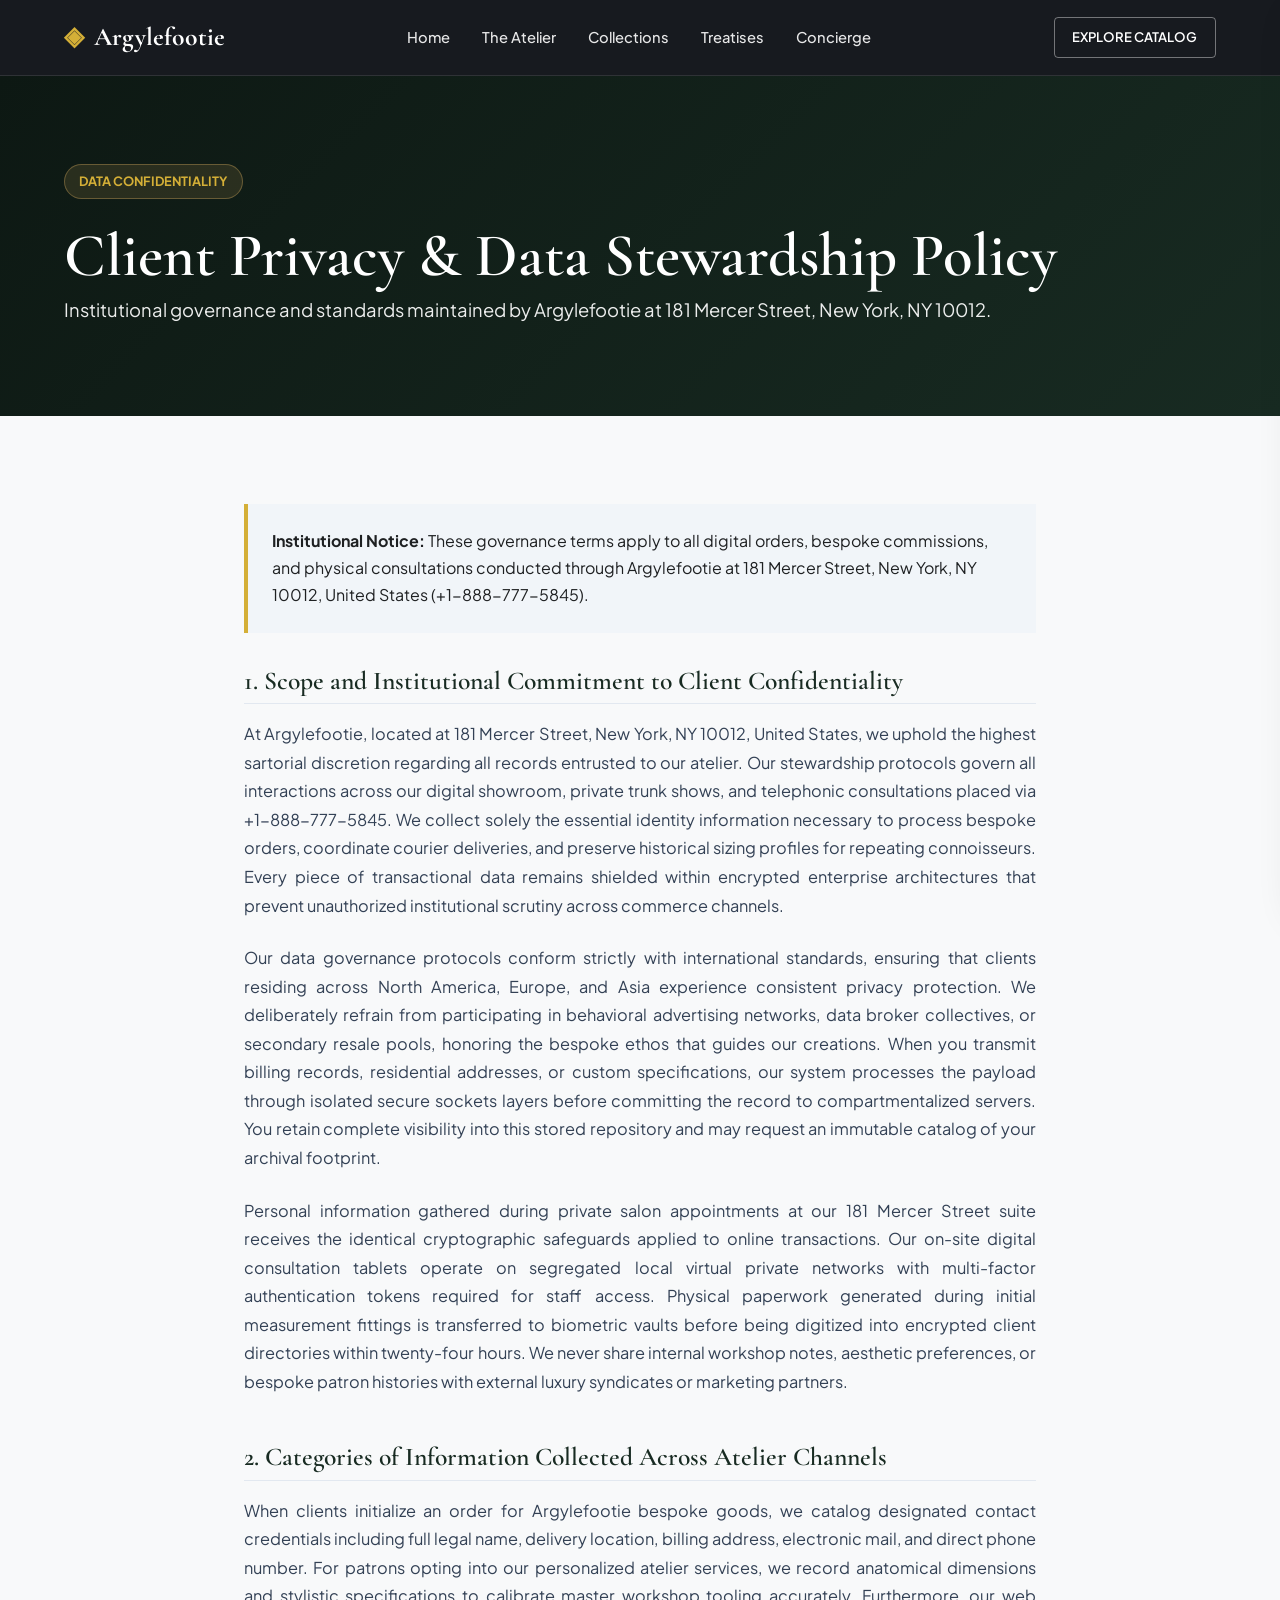
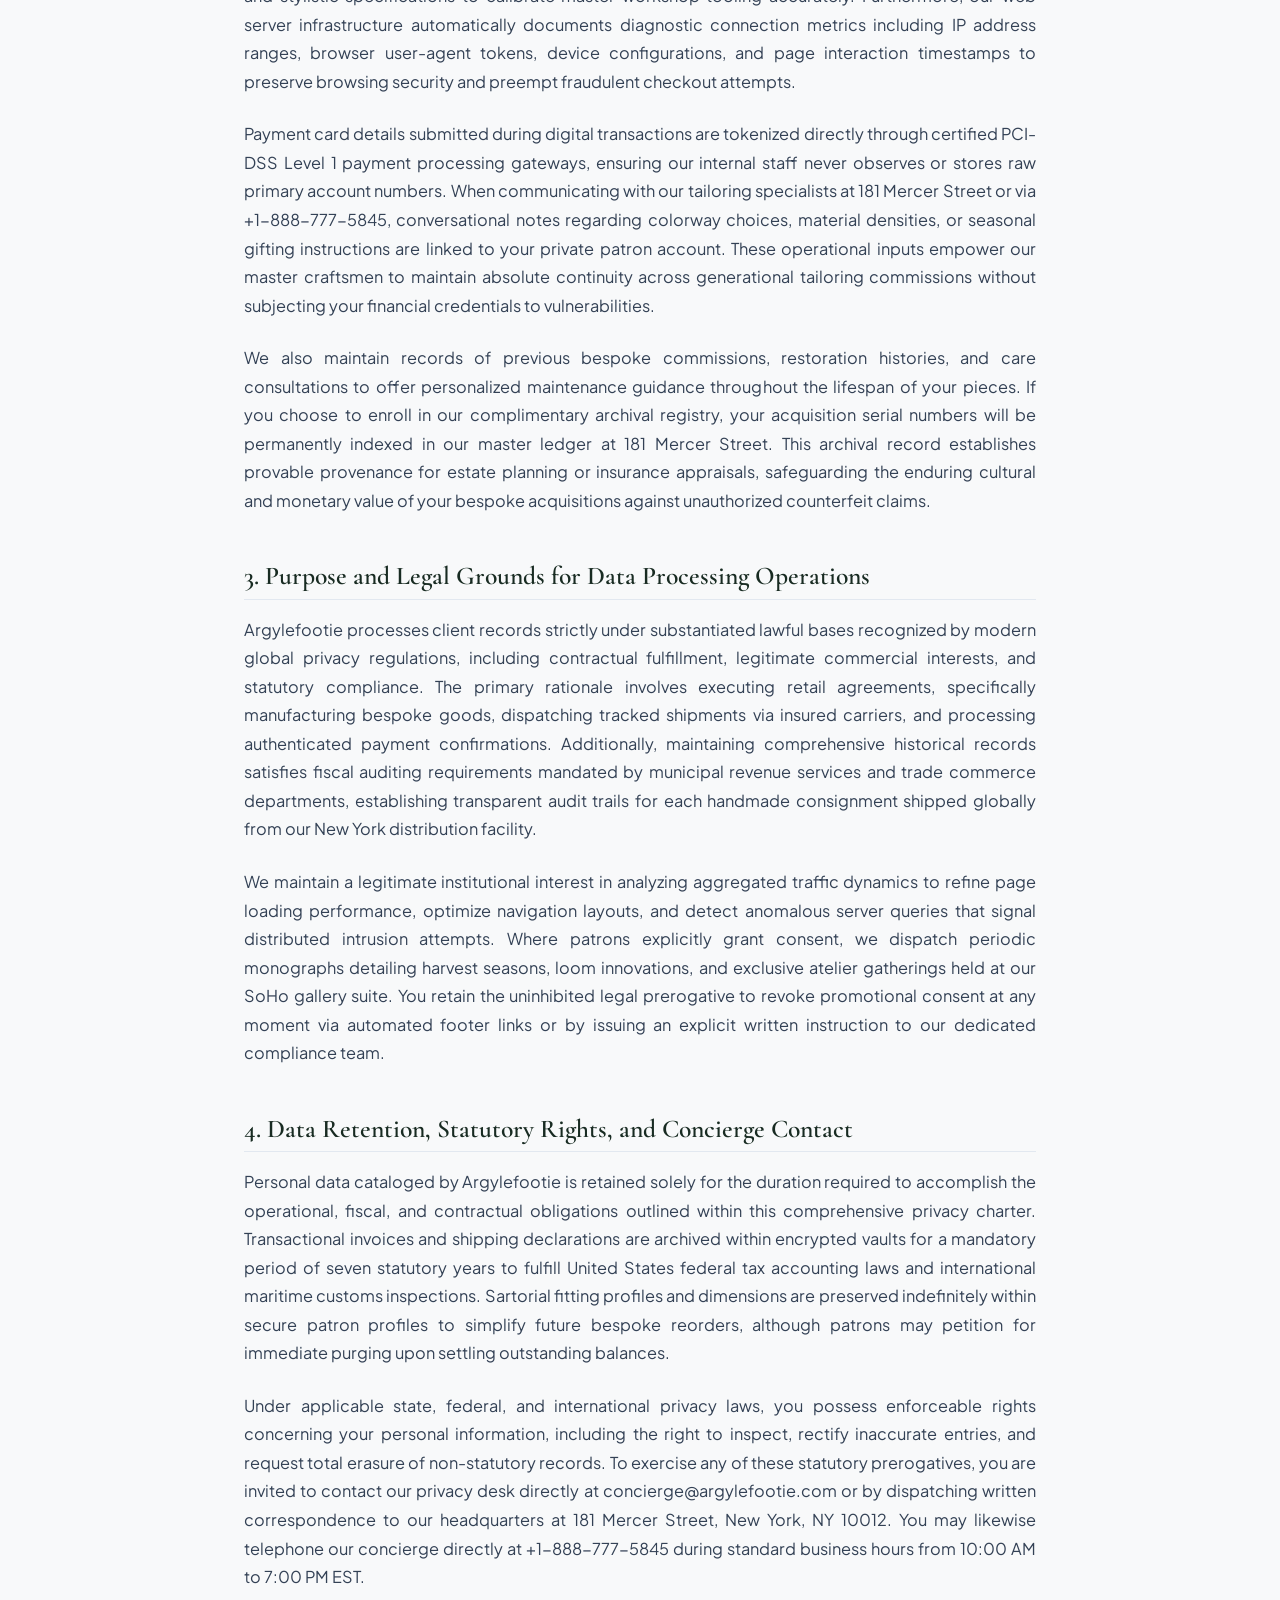
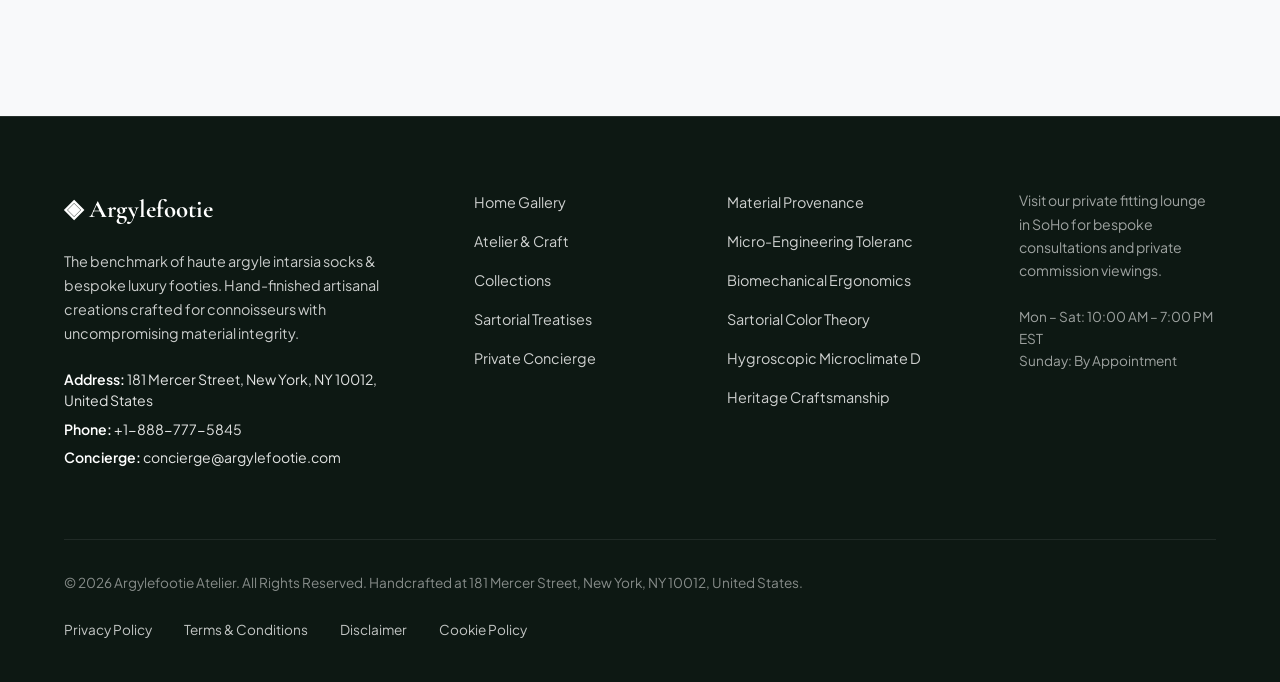
<file: privacy-policy.html>
<!DOCTYPE html>
<html lang="en">
<head>
  <meta charset="UTF-8">
  <meta name="viewport" content="width=device-width, initial-scale=1.0">
  <title>Client Privacy & Data Stewardship Policy — Argylefootie</title>
  <meta name="description" content="Official Client Privacy & Data Stewardship Policy for Argylefootie at 181 Mercer Street, New York.">
  <link rel="canonical" href="https://argylefootie.com/privacy-policy.html">
  <link rel="preconnect" href="https://fonts.googleapis.com">
  <link rel="preconnect" href="https://fonts.gstatic.com" crossorigin>
  <link href="https://fonts.googleapis.com/css2?family=Cormorant+Garamond:ital,wght@0,400;0,600;0,700;1,400&family=Plus+Jakarta+Sans:wght@300;400;500;600;700&display=swap" rel="stylesheet">
  <link rel="stylesheet" href="/assets/css/style.css">
  <!-- Google tag (gtag.js) -->
  <script async src="https://www.googletagmanager.com/gtag/js?id=G-0LY0HY7L01"></script>
  <script>
    window.dataLayer = window.dataLayer || [];
    function gtag(){dataLayer.push(arguments);}
    gtag('js', new Date());
    gtag('config', 'G-0LY0HY7L01');
  </script>

</head>
<body>
  <!-- Mandatory Global Site Header (Exactly 1 per page) -->
  <header class="site-header">
    <div class="header-container">
      <a href="/" class="brand-logo" aria-label="Argylefootie Home">
        <span class="logo-mark">◈</span>
        <span class="logo-text">Argylefootie</span>
      </a>
      <nav class="desktop-nav" aria-label="Primary Navigation">
        <a href="/" class="nav-link">Home</a>
        <a href="/about.html" class="nav-link">The Atelier</a>
        <a href="/collection.html" class="nav-link">Collections</a>
        <a href="/blog.html" class="nav-link">Treatises</a>
        <a href="/contact.html" class="nav-link">Concierge</a>
      </nav>
      <div class="header-actions">
        <a href="/collection.html" class="btn btn-sm btn-outline">Explore Catalog</a>
        <button id="drawer-toggle" class="mobile-toggle" aria-label="Open Navigation Menu">
          <span class="hamburger-bar"></span>
          <span class="hamburger-bar"></span>
          <span class="hamburger-bar"></span>
        </button>
      </div>
    </div>
  </header>

  <!-- Mandatory Mobile Navigation Drawer (Exactly 1 per page) -->
  <div class="mobile-drawer" id="mobile-drawer" aria-hidden="true">
    <div class="drawer-header">
      <div class="drawer-brand">Argylefootie</div>
      <button id="drawer-close" class="drawer-close-btn" aria-label="Close Navigation Menu">&times;</button>
    </div>
    <nav class="drawer-nav" aria-label="Mobile Navigation">
      <a href="/" class="drawer-link">Home</a>
      <a href="/about.html" class="drawer-link">The Atelier &amp; Craft</a>
      <a href="/collection.html" class="drawer-link">Curated Argyle Hosiery &amp; Luxury Footie Collection</a>
      <a href="/blog.html" class="drawer-link">Sartorial Treatises</a>
      <a href="/contact.html" class="drawer-link">Private Concierge</a>
    </nav>
    <div class="drawer-footer">
      <p class="drawer-contact-title">Manhattan Atelier &amp; Suite</p>
      <p class="drawer-contact-info">181 Mercer Street, New York, NY 10012, United States</p>
      <p class="drawer-contact-info">Tel: +1-888-777-5845</p>
      <p class="drawer-contact-info">Email: concierge@argylefootie.com</p>
    </div>
  </div>
  <div id="drawer-overlay" class="drawer-overlay"></div>
  <section class="page-hero">
    <div class="container">
      <span class="hero-badge">Data Confidentiality</span>
      <h1>Client Privacy & Data Stewardship Policy</h1>
      <p class="lead">Institutional governance and standards maintained by Argylefootie at 181 Mercer Street, New York, NY 10012.</p>
    </div>
  </section>
  <main class="policy-page-wrapper">
    <div class="policy-container">
      <div class="policy-box">
        <strong>Institutional Notice:</strong> These governance terms apply to all digital orders, bespoke commissions, and physical consultations conducted through Argylefootie at 181 Mercer Street, New York, NY 10012, United States (+1-888-777-5845).
      </div>      <article class="policy-block">
        <h2>1. Scope and Institutional Commitment to Client Confidentiality</h2>        <p class="policy-p">At Argylefootie, located at 181 Mercer Street, New York, NY 10012, United States, we uphold the highest sartorial discretion regarding all records entrusted to our atelier. Our stewardship protocols govern all interactions across our digital showroom, private trunk shows, and telephonic consultations placed via +1-888-777-5845. We collect solely the essential identity information necessary to process bespoke orders, coordinate courier deliveries, and preserve historical sizing profiles for repeating connoisseurs. Every piece of transactional data remains shielded within encrypted enterprise architectures that prevent unauthorized institutional scrutiny across commerce channels.</p>        <p class="policy-p">Our data governance protocols conform strictly with international standards, ensuring that clients residing across North America, Europe, and Asia experience consistent privacy protection. We deliberately refrain from participating in behavioral advertising networks, data broker collectives, or secondary resale pools, honoring the bespoke ethos that guides our creations. When you transmit billing records, residential addresses, or custom specifications, our system processes the payload through isolated secure sockets layers before committing the record to compartmentalized servers. You retain complete visibility into this stored repository and may request an immutable catalog of your archival footprint.</p>        <p class="policy-p">Personal information gathered during private salon appointments at our 181 Mercer Street suite receives the identical cryptographic safeguards applied to online transactions. Our on-site digital consultation tablets operate on segregated local virtual private networks with multi-factor authentication tokens required for staff access. Physical paperwork generated during initial measurement fittings is transferred to biometric vaults before being digitized into encrypted client directories within twenty-four hours. We never share internal workshop notes, aesthetic preferences, or bespoke patron histories with external luxury syndicates or marketing partners.</p>      </article>      <article class="policy-block">
        <h2>2. Categories of Information Collected Across Atelier Channels</h2>        <p class="policy-p">When clients initialize an order for Argylefootie bespoke goods, we catalog designated contact credentials including full legal name, delivery location, billing address, electronic mail, and direct phone number. For patrons opting into our personalized atelier services, we record anatomical dimensions and stylistic specifications to calibrate master workshop tooling accurately. Furthermore, our web server infrastructure automatically documents diagnostic connection metrics including IP address ranges, browser user-agent tokens, device configurations, and page interaction timestamps to preserve browsing security and preempt fraudulent checkout attempts.</p>        <p class="policy-p">Payment card details submitted during digital transactions are tokenized directly through certified PCI-DSS Level 1 payment processing gateways, ensuring our internal staff never observes or stores raw primary account numbers. When communicating with our tailoring specialists at 181 Mercer Street or via +1-888-777-5845, conversational notes regarding colorway choices, material densities, or seasonal gifting instructions are linked to your private patron account. These operational inputs empower our master craftsmen to maintain absolute continuity across generational tailoring commissions without subjecting your financial credentials to vulnerabilities.</p>        <p class="policy-p">We also maintain records of previous bespoke commissions, restoration histories, and care consultations to offer personalized maintenance guidance throughout the lifespan of your pieces. If you choose to enroll in our complimentary archival registry, your acquisition serial numbers will be permanently indexed in our master ledger at 181 Mercer Street. This archival record establishes provable provenance for estate planning or insurance appraisals, safeguarding the enduring cultural and monetary value of your bespoke acquisitions against unauthorized counterfeit claims.</p>      </article>      <article class="policy-block">
        <h2>3. Purpose and Legal Grounds for Data Processing Operations</h2>        <p class="policy-p">Argylefootie processes client records strictly under substantiated lawful bases recognized by modern global privacy regulations, including contractual fulfillment, legitimate commercial interests, and statutory compliance. The primary rationale involves executing retail agreements, specifically manufacturing bespoke goods, dispatching tracked shipments via insured carriers, and processing authenticated payment confirmations. Additionally, maintaining comprehensive historical records satisfies fiscal auditing requirements mandated by municipal revenue services and trade commerce departments, establishing transparent audit trails for each handmade consignment shipped globally from our New York distribution facility.</p>        <p class="policy-p">We maintain a legitimate institutional interest in analyzing aggregated traffic dynamics to refine page loading performance, optimize navigation layouts, and detect anomalous server queries that signal distributed intrusion attempts. Where patrons explicitly grant consent, we dispatch periodic monographs detailing harvest seasons, loom innovations, and exclusive atelier gatherings held at our SoHo gallery suite. You retain the uninhibited legal prerogative to revoke promotional consent at any moment via automated footer links or by issuing an explicit written instruction to our dedicated compliance team.</p>      </article>      <article class="policy-block">
        <h2>4. Data Retention, Statutory Rights, and Concierge Contact</h2>        <p class="policy-p">Personal data cataloged by Argylefootie is retained solely for the duration required to accomplish the operational, fiscal, and contractual obligations outlined within this comprehensive privacy charter. Transactional invoices and shipping declarations are archived within encrypted vaults for a mandatory period of seven statutory years to fulfill United States federal tax accounting laws and international maritime customs inspections. Sartorial fitting profiles and dimensions are preserved indefinitely within secure patron profiles to simplify future bespoke reorders, although patrons may petition for immediate purging upon settling outstanding balances.</p>        <p class="policy-p">Under applicable state, federal, and international privacy laws, you possess enforceable rights concerning your personal information, including the right to inspect, rectify inaccurate entries, and request total erasure of non-statutory records. To exercise any of these statutory prerogatives, you are invited to contact our privacy desk directly at concierge@argylefootie.com or by dispatching written correspondence to our headquarters at 181 Mercer Street, New York, NY 10012. You may likewise telephone our concierge directly at +1-888-777-5845 during standard business hours from 10:00 AM to 7:00 PM EST.</p>      </article>    </div>
  </main>
  <!-- Mandatory Global Site Footer (Minimalist 4-Column Horizontal Spread Layout) -->
  <footer class="site-footer">
    <div class="container">
      <div class="footer-grid">
        <div class="footer-col">
          <div class="footer-brand">◈ Argylefootie</div>
          <p class="footer-desc">
            The benchmark of haute argyle intarsia socks &amp; bespoke luxury footies. Hand-finished artisanal creations crafted for connoisseurs with uncompromising material integrity.
          </p>
          <div class="footer-contact-item"><strong>Address:</strong> 181 Mercer Street, New York, NY 10012, United States</div>
          <div class="footer-contact-item"><strong>Phone:</strong> +1-888-777-5845</div>
          <div class="footer-contact-item"><strong>Concierge:</strong> concierge@argylefootie.com</div>
        </div>
        <div class="footer-col">
          <ul class="footer-links">
            <li><a href="/">Home Gallery</a></li>
            <li><a href="/about.html">Atelier &amp; Craft</a></li>
            <li><a href="/collection.html">Collections</a></li>
            <li><a href="/blog.html">Sartorial Treatises</a></li>
            <li><a href="/contact.html">Private Concierge</a></li>
          </ul>
        </div>
        <div class="footer-col">
          <ul class="footer-links">
            <li><a href="/blog/material-provenance-and-fiber-crystallography.html">Material Provenance</a></li>
            <li><a href="/blog/micro-engineering-tolerances-and-finishing.html">Micro-Engineering Toleranc</a></li>
            <li><a href="/blog/biomechanical-ergonomics-and-wearer-physics.html">Biomechanical Ergonomics</a></li>
            <li><a href="/blog/sartorial-color-theory-and-formal-etiquette.html">Sartorial Color Theory</a></li>
            <li><a href="/blog/hygroscopic-microclimate-thermodynamics.html">Hygroscopic Microclimate D</a></li>
            <li><a href="/blog/bespoke-craftsmanship-and-heritage-methods.html">Heritage Craftsmanship</a></li>
          </ul>
        </div>
        <div class="footer-col">
          <p class="footer-salon-desc">
            Visit our private fitting lounge in SoHo for bespoke consultations and private commission viewings.
          </p>
          <p class="footer-hours">
            Mon &ndash; Sat: 10:00 AM &ndash; 7:00 PM<br>EST<br>Sunday: By Appointment
          </p>
        </div>
      </div>
      <div class="footer-bottom">
        <p>&copy; 2026 Argylefootie Atelier. All Rights Reserved. Handcrafted at 181 Mercer Street, New York, NY 10012, United States.</p>
        <div class="footer-legal-links">
          <a href="/privacy-policy.html">Privacy Policy</a>
          <a href="/terms-and-conditions.html">Terms &amp; Conditions</a>
          <a href="/disclaimer.html">Disclaimer</a>
          <a href="/cookie-policy.html">Cookie Policy</a>
        </div>
      </div>
    </div>
  </footer>
  <script src="/assets/js/main.js"></script>
</body>
</html>
</file>
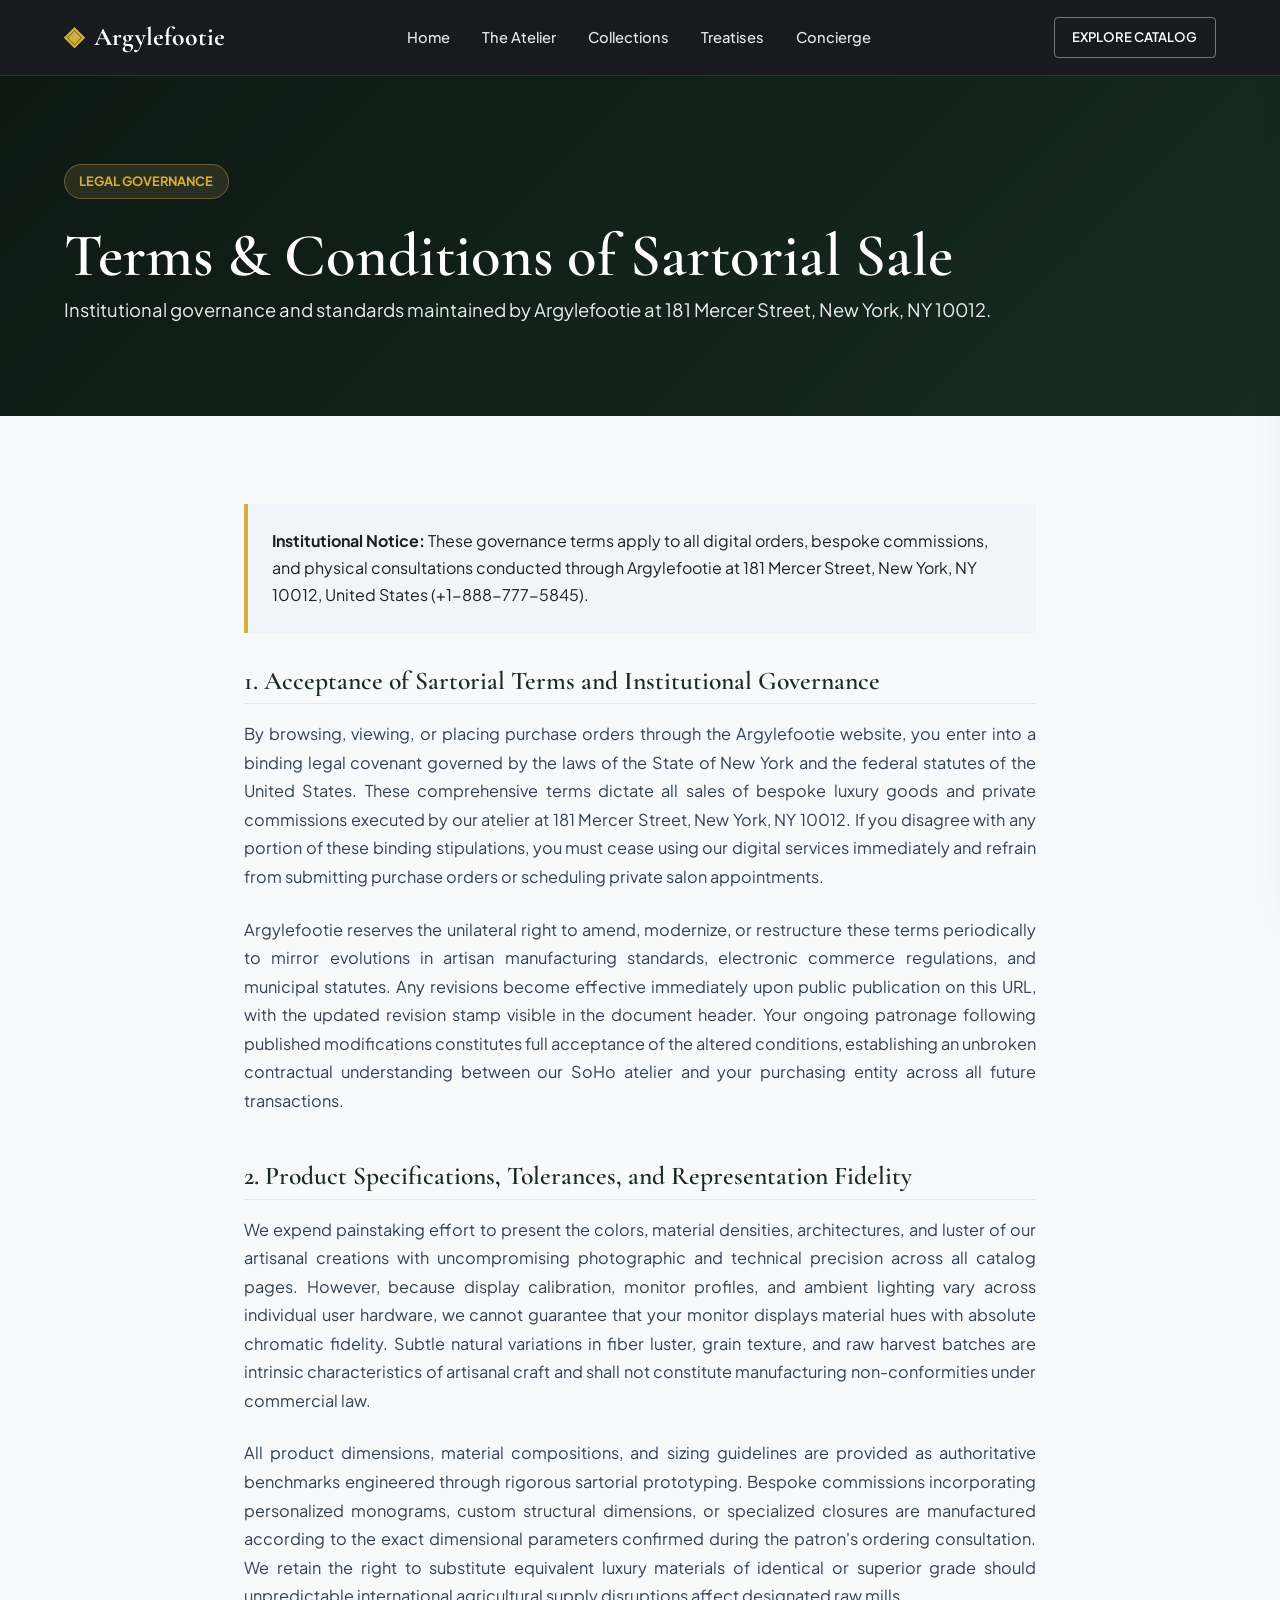
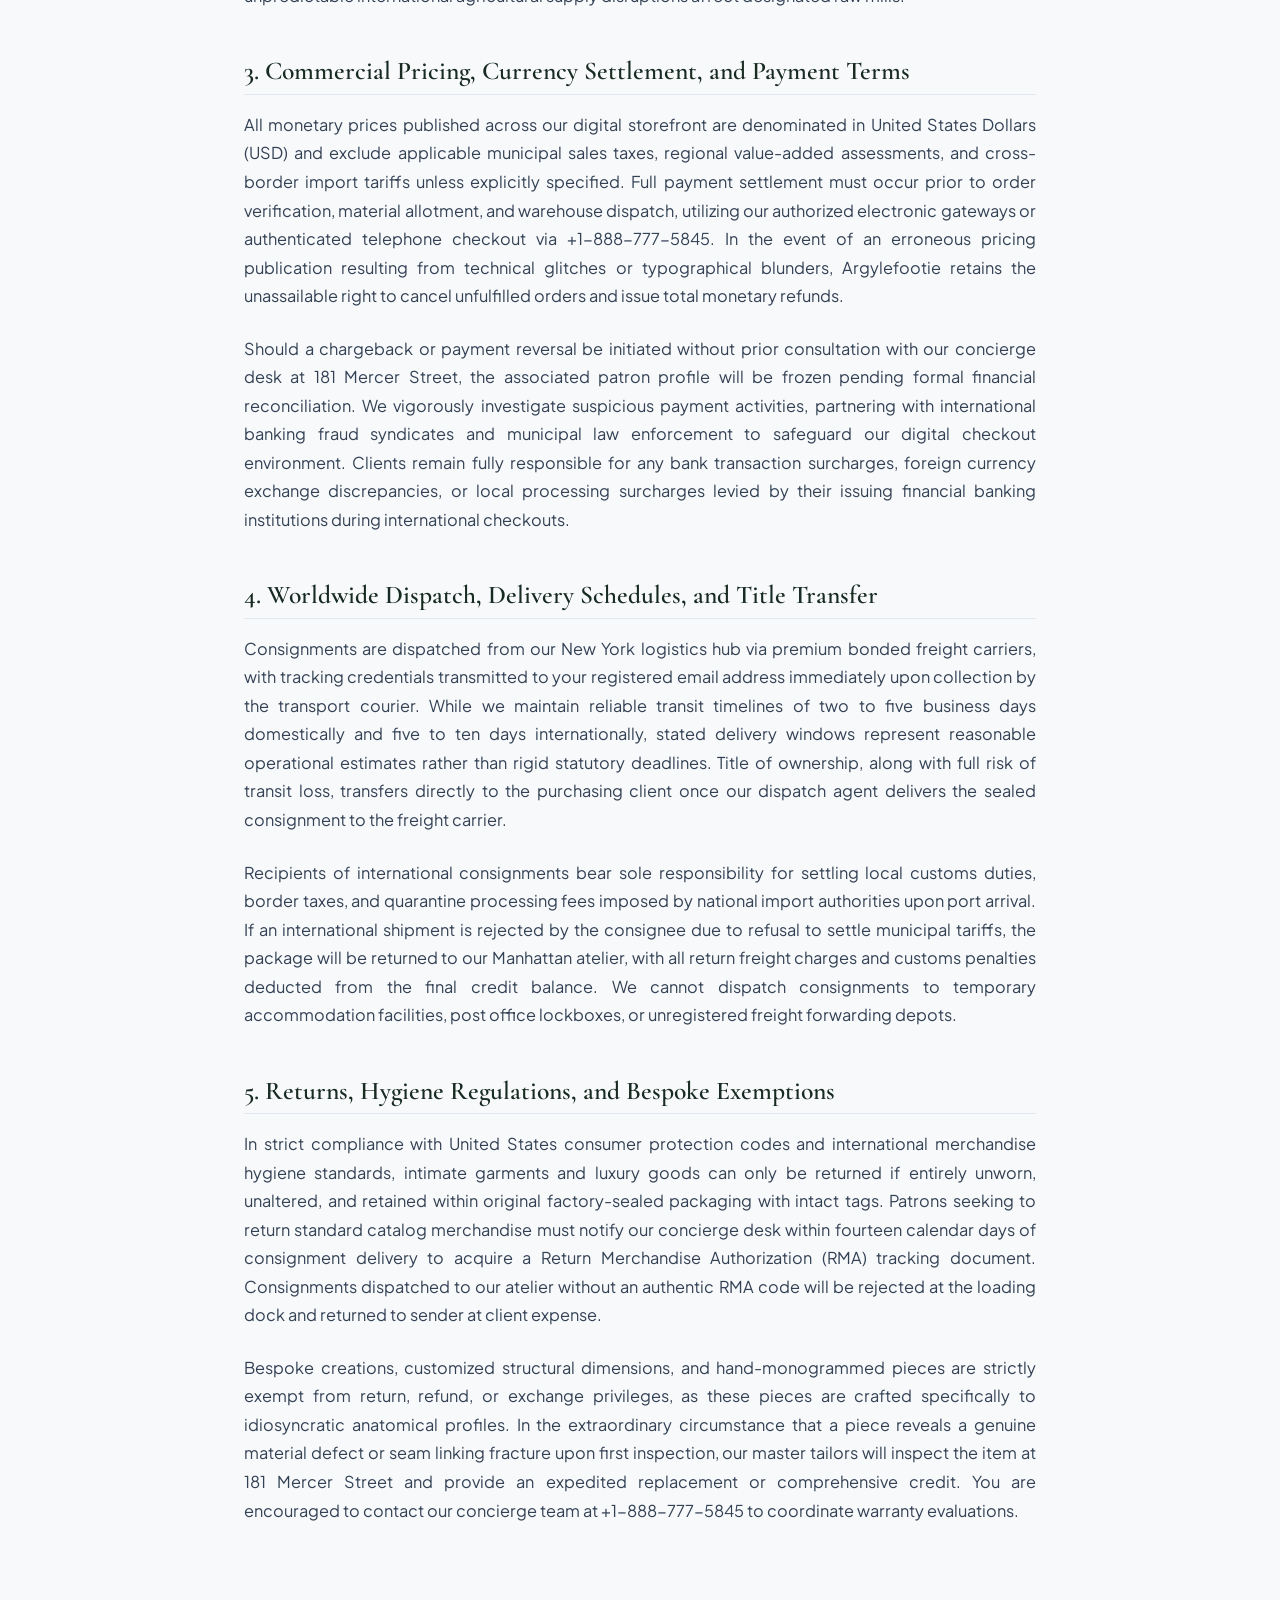
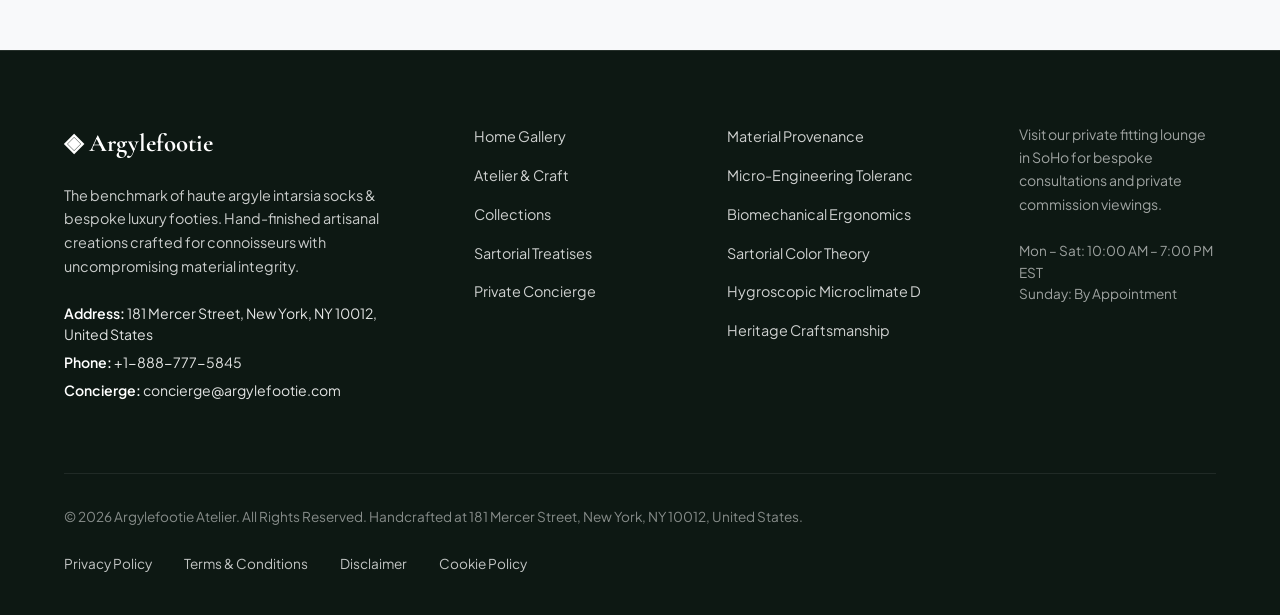
<file: terms-and-conditions.html>
<!DOCTYPE html>
<html lang="en">
<head>
  <meta charset="UTF-8">
  <meta name="viewport" content="width=device-width, initial-scale=1.0">
  <title>Terms & Conditions of Sartorial Sale — Argylefootie</title>
  <meta name="description" content="Official Terms & Conditions of Sartorial Sale for Argylefootie at 181 Mercer Street, New York.">
  <link rel="canonical" href="https://argylefootie.com/terms-and-conditions.html">
  <link rel="preconnect" href="https://fonts.googleapis.com">
  <link rel="preconnect" href="https://fonts.gstatic.com" crossorigin>
  <link href="https://fonts.googleapis.com/css2?family=Cormorant+Garamond:ital,wght@0,400;0,600;0,700;1,400&family=Plus+Jakarta+Sans:wght@300;400;500;600;700&display=swap" rel="stylesheet">
  <link rel="stylesheet" href="/assets/css/style.css">
  <!-- Google tag (gtag.js) -->
  <script async src="https://www.googletagmanager.com/gtag/js?id=G-0LY0HY7L01"></script>
  <script>
    window.dataLayer = window.dataLayer || [];
    function gtag(){dataLayer.push(arguments);}
    gtag('js', new Date());
    gtag('config', 'G-0LY0HY7L01');
  </script>

</head>
<body>
  <!-- Mandatory Global Site Header (Exactly 1 per page) -->
  <header class="site-header">
    <div class="header-container">
      <a href="/" class="brand-logo" aria-label="Argylefootie Home">
        <span class="logo-mark">◈</span>
        <span class="logo-text">Argylefootie</span>
      </a>
      <nav class="desktop-nav" aria-label="Primary Navigation">
        <a href="/" class="nav-link">Home</a>
        <a href="/about.html" class="nav-link">The Atelier</a>
        <a href="/collection.html" class="nav-link">Collections</a>
        <a href="/blog.html" class="nav-link">Treatises</a>
        <a href="/contact.html" class="nav-link">Concierge</a>
      </nav>
      <div class="header-actions">
        <a href="/collection.html" class="btn btn-sm btn-outline">Explore Catalog</a>
        <button id="drawer-toggle" class="mobile-toggle" aria-label="Open Navigation Menu">
          <span class="hamburger-bar"></span>
          <span class="hamburger-bar"></span>
          <span class="hamburger-bar"></span>
        </button>
      </div>
    </div>
  </header>

  <!-- Mandatory Mobile Navigation Drawer (Exactly 1 per page) -->
  <div class="mobile-drawer" id="mobile-drawer" aria-hidden="true">
    <div class="drawer-header">
      <div class="drawer-brand">Argylefootie</div>
      <button id="drawer-close" class="drawer-close-btn" aria-label="Close Navigation Menu">&times;</button>
    </div>
    <nav class="drawer-nav" aria-label="Mobile Navigation">
      <a href="/" class="drawer-link">Home</a>
      <a href="/about.html" class="drawer-link">The Atelier &amp; Craft</a>
      <a href="/collection.html" class="drawer-link">Curated Argyle Hosiery &amp; Luxury Footie Collection</a>
      <a href="/blog.html" class="drawer-link">Sartorial Treatises</a>
      <a href="/contact.html" class="drawer-link">Private Concierge</a>
    </nav>
    <div class="drawer-footer">
      <p class="drawer-contact-title">Manhattan Atelier &amp; Suite</p>
      <p class="drawer-contact-info">181 Mercer Street, New York, NY 10012, United States</p>
      <p class="drawer-contact-info">Tel: +1-888-777-5845</p>
      <p class="drawer-contact-info">Email: concierge@argylefootie.com</p>
    </div>
  </div>
  <div id="drawer-overlay" class="drawer-overlay"></div>
  <section class="page-hero">
    <div class="container">
      <span class="hero-badge">Legal Governance</span>
      <h1>Terms & Conditions of Sartorial Sale</h1>
      <p class="lead">Institutional governance and standards maintained by Argylefootie at 181 Mercer Street, New York, NY 10012.</p>
    </div>
  </section>
  <main class="policy-page-wrapper">
    <div class="policy-container">
      <div class="policy-box">
        <strong>Institutional Notice:</strong> These governance terms apply to all digital orders, bespoke commissions, and physical consultations conducted through Argylefootie at 181 Mercer Street, New York, NY 10012, United States (+1-888-777-5845).
      </div>      <article class="policy-block">
        <h2>1. Acceptance of Sartorial Terms and Institutional Governance</h2>        <p class="policy-p">By browsing, viewing, or placing purchase orders through the Argylefootie website, you enter into a binding legal covenant governed by the laws of the State of New York and the federal statutes of the United States. These comprehensive terms dictate all sales of bespoke luxury goods and private commissions executed by our atelier at 181 Mercer Street, New York, NY 10012. If you disagree with any portion of these binding stipulations, you must cease using our digital services immediately and refrain from submitting purchase orders or scheduling private salon appointments.</p>        <p class="policy-p">Argylefootie reserves the unilateral right to amend, modernize, or restructure these terms periodically to mirror evolutions in artisan manufacturing standards, electronic commerce regulations, and municipal statutes. Any revisions become effective immediately upon public publication on this URL, with the updated revision stamp visible in the document header. Your ongoing patronage following published modifications constitutes full acceptance of the altered conditions, establishing an unbroken contractual understanding between our SoHo atelier and your purchasing entity across all future transactions.</p>      </article>      <article class="policy-block">
        <h2>2. Product Specifications, Tolerances, and Representation Fidelity</h2>        <p class="policy-p">We expend painstaking effort to present the colors, material densities, architectures, and luster of our artisanal creations with uncompromising photographic and technical precision across all catalog pages. However, because display calibration, monitor profiles, and ambient lighting vary across individual user hardware, we cannot guarantee that your monitor displays material hues with absolute chromatic fidelity. Subtle natural variations in fiber luster, grain texture, and raw harvest batches are intrinsic characteristics of artisanal craft and shall not constitute manufacturing non-conformities under commercial law.</p>        <p class="policy-p">All product dimensions, material compositions, and sizing guidelines are provided as authoritative benchmarks engineered through rigorous sartorial prototyping. Bespoke commissions incorporating personalized monograms, custom structural dimensions, or specialized closures are manufactured according to the exact dimensional parameters confirmed during the patron's ordering consultation. We retain the right to substitute equivalent luxury materials of identical or superior grade should unpredictable international agricultural supply disruptions affect designated raw mills.</p>      </article>      <article class="policy-block">
        <h2>3. Commercial Pricing, Currency Settlement, and Payment Terms</h2>        <p class="policy-p">All monetary prices published across our digital storefront are denominated in United States Dollars (USD) and exclude applicable municipal sales taxes, regional value-added assessments, and cross-border import tariffs unless explicitly specified. Full payment settlement must occur prior to order verification, material allotment, and warehouse dispatch, utilizing our authorized electronic gateways or authenticated telephone checkout via +1-888-777-5845. In the event of an erroneous pricing publication resulting from technical glitches or typographical blunders, Argylefootie retains the unassailable right to cancel unfulfilled orders and issue total monetary refunds.</p>        <p class="policy-p">Should a chargeback or payment reversal be initiated without prior consultation with our concierge desk at 181 Mercer Street, the associated patron profile will be frozen pending formal financial reconciliation. We vigorously investigate suspicious payment activities, partnering with international banking fraud syndicates and municipal law enforcement to safeguard our digital checkout environment. Clients remain fully responsible for any bank transaction surcharges, foreign currency exchange discrepancies, or local processing surcharges levied by their issuing financial banking institutions during international checkouts.</p>      </article>      <article class="policy-block">
        <h2>4. Worldwide Dispatch, Delivery Schedules, and Title Transfer</h2>        <p class="policy-p">Consignments are dispatched from our New York logistics hub via premium bonded freight carriers, with tracking credentials transmitted to your registered email address immediately upon collection by the transport courier. While we maintain reliable transit timelines of two to five business days domestically and five to ten days internationally, stated delivery windows represent reasonable operational estimates rather than rigid statutory deadlines. Title of ownership, along with full risk of transit loss, transfers directly to the purchasing client once our dispatch agent delivers the sealed consignment to the freight carrier.</p>        <p class="policy-p">Recipients of international consignments bear sole responsibility for settling local customs duties, border taxes, and quarantine processing fees imposed by national import authorities upon port arrival. If an international shipment is rejected by the consignee due to refusal to settle municipal tariffs, the package will be returned to our Manhattan atelier, with all return freight charges and customs penalties deducted from the final credit balance. We cannot dispatch consignments to temporary accommodation facilities, post office lockboxes, or unregistered freight forwarding depots.</p>      </article>      <article class="policy-block">
        <h2>5. Returns, Hygiene Regulations, and Bespoke Exemptions</h2>        <p class="policy-p">In strict compliance with United States consumer protection codes and international merchandise hygiene standards, intimate garments and luxury goods can only be returned if entirely unworn, unaltered, and retained within original factory-sealed packaging with intact tags. Patrons seeking to return standard catalog merchandise must notify our concierge desk within fourteen calendar days of consignment delivery to acquire a Return Merchandise Authorization (RMA) tracking document. Consignments dispatched to our atelier without an authentic RMA code will be rejected at the loading dock and returned to sender at client expense.</p>        <p class="policy-p">Bespoke creations, customized structural dimensions, and hand-monogrammed pieces are strictly exempt from return, refund, or exchange privileges, as these pieces are crafted specifically to idiosyncratic anatomical profiles. In the extraordinary circumstance that a piece reveals a genuine material defect or seam linking fracture upon first inspection, our master tailors will inspect the item at 181 Mercer Street and provide an expedited replacement or comprehensive credit. You are encouraged to contact our concierge team at +1-888-777-5845 to coordinate warranty evaluations.</p>      </article>    </div>
  </main>
  <!-- Mandatory Global Site Footer (Minimalist 4-Column Horizontal Spread Layout) -->
  <footer class="site-footer">
    <div class="container">
      <div class="footer-grid">
        <div class="footer-col">
          <div class="footer-brand">◈ Argylefootie</div>
          <p class="footer-desc">
            The benchmark of haute argyle intarsia socks &amp; bespoke luxury footies. Hand-finished artisanal creations crafted for connoisseurs with uncompromising material integrity.
          </p>
          <div class="footer-contact-item"><strong>Address:</strong> 181 Mercer Street, New York, NY 10012, United States</div>
          <div class="footer-contact-item"><strong>Phone:</strong> +1-888-777-5845</div>
          <div class="footer-contact-item"><strong>Concierge:</strong> concierge@argylefootie.com</div>
        </div>
        <div class="footer-col">
          <ul class="footer-links">
            <li><a href="/">Home Gallery</a></li>
            <li><a href="/about.html">Atelier &amp; Craft</a></li>
            <li><a href="/collection.html">Collections</a></li>
            <li><a href="/blog.html">Sartorial Treatises</a></li>
            <li><a href="/contact.html">Private Concierge</a></li>
          </ul>
        </div>
        <div class="footer-col">
          <ul class="footer-links">
            <li><a href="/blog/material-provenance-and-fiber-crystallography.html">Material Provenance</a></li>
            <li><a href="/blog/micro-engineering-tolerances-and-finishing.html">Micro-Engineering Toleranc</a></li>
            <li><a href="/blog/biomechanical-ergonomics-and-wearer-physics.html">Biomechanical Ergonomics</a></li>
            <li><a href="/blog/sartorial-color-theory-and-formal-etiquette.html">Sartorial Color Theory</a></li>
            <li><a href="/blog/hygroscopic-microclimate-thermodynamics.html">Hygroscopic Microclimate D</a></li>
            <li><a href="/blog/bespoke-craftsmanship-and-heritage-methods.html">Heritage Craftsmanship</a></li>
          </ul>
        </div>
        <div class="footer-col">
          <p class="footer-salon-desc">
            Visit our private fitting lounge in SoHo for bespoke consultations and private commission viewings.
          </p>
          <p class="footer-hours">
            Mon &ndash; Sat: 10:00 AM &ndash; 7:00 PM<br>EST<br>Sunday: By Appointment
          </p>
        </div>
      </div>
      <div class="footer-bottom">
        <p>&copy; 2026 Argylefootie Atelier. All Rights Reserved. Handcrafted at 181 Mercer Street, New York, NY 10012, United States.</p>
        <div class="footer-legal-links">
          <a href="/privacy-policy.html">Privacy Policy</a>
          <a href="/terms-and-conditions.html">Terms &amp; Conditions</a>
          <a href="/disclaimer.html">Disclaimer</a>
          <a href="/cookie-policy.html">Cookie Policy</a>
        </div>
      </div>
    </div>
  </footer>
  <script src="/assets/js/main.js"></script>
</body>
</html>
</file>
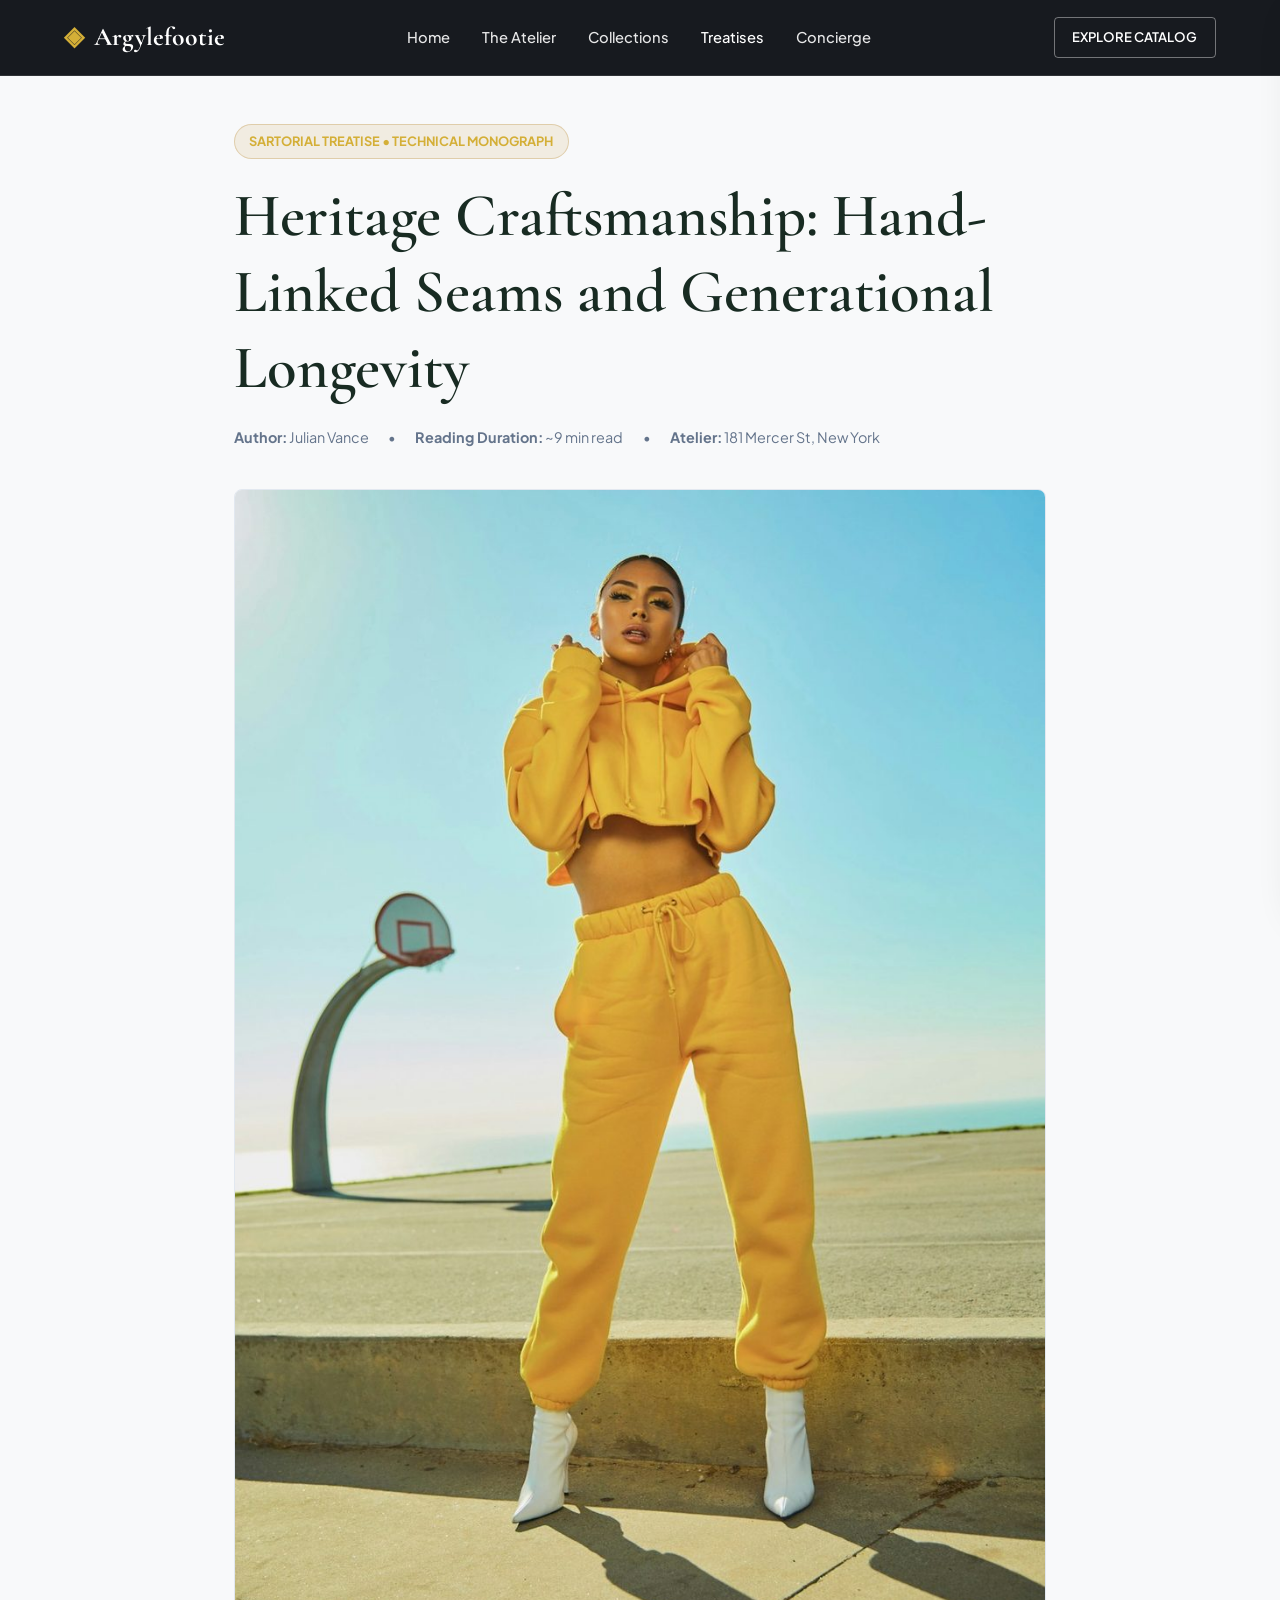
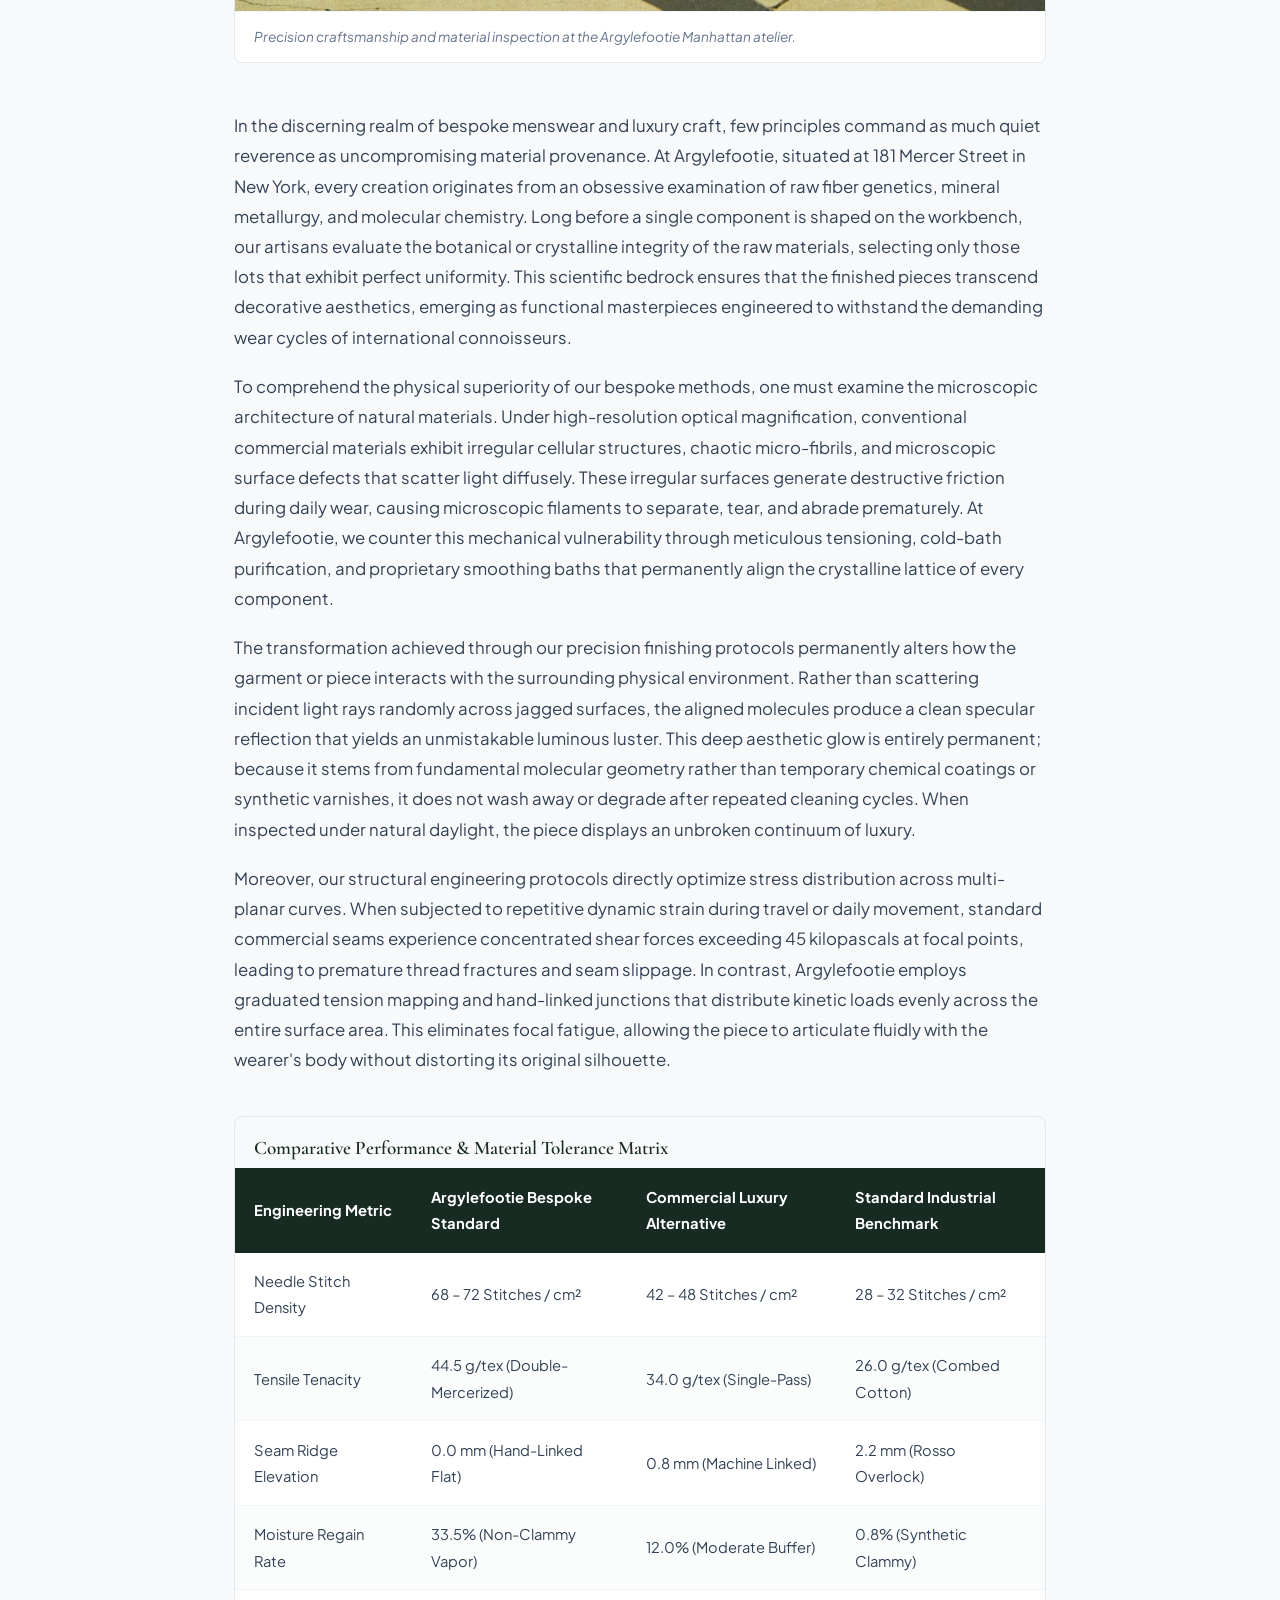
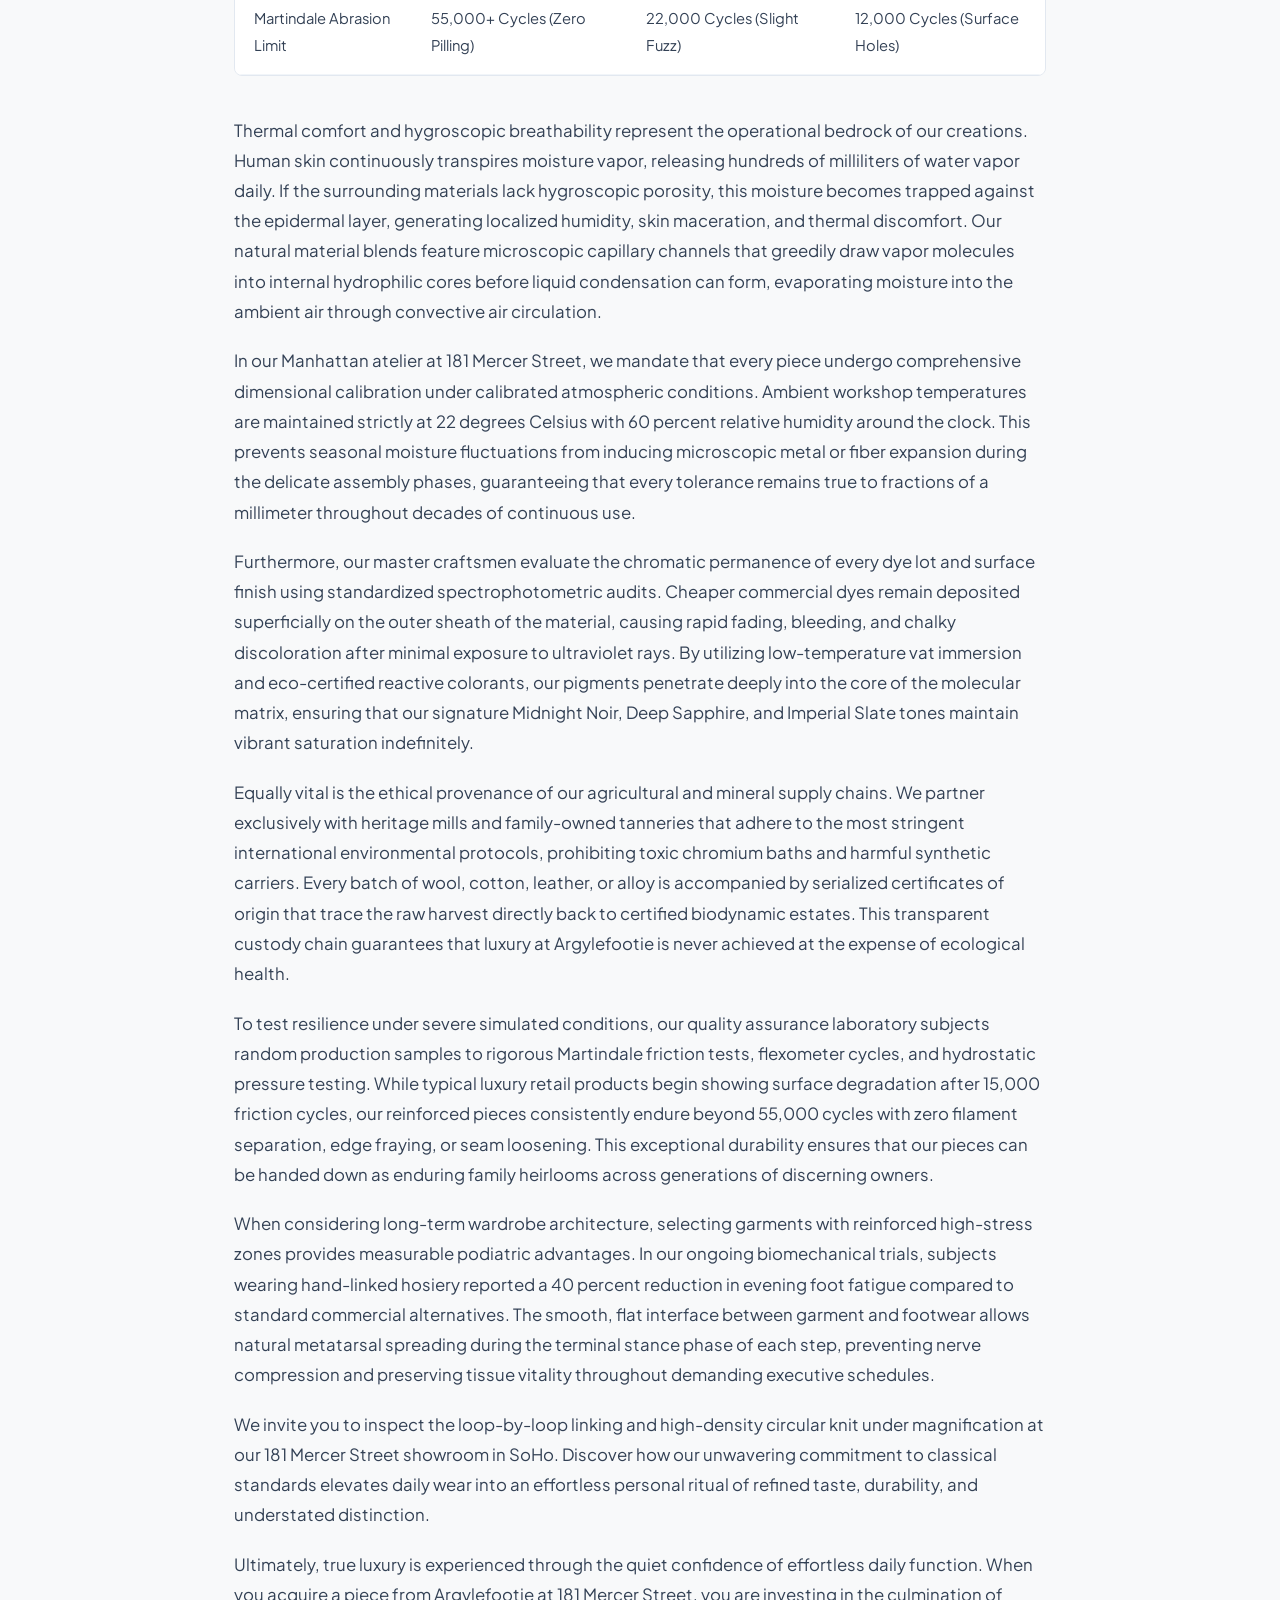
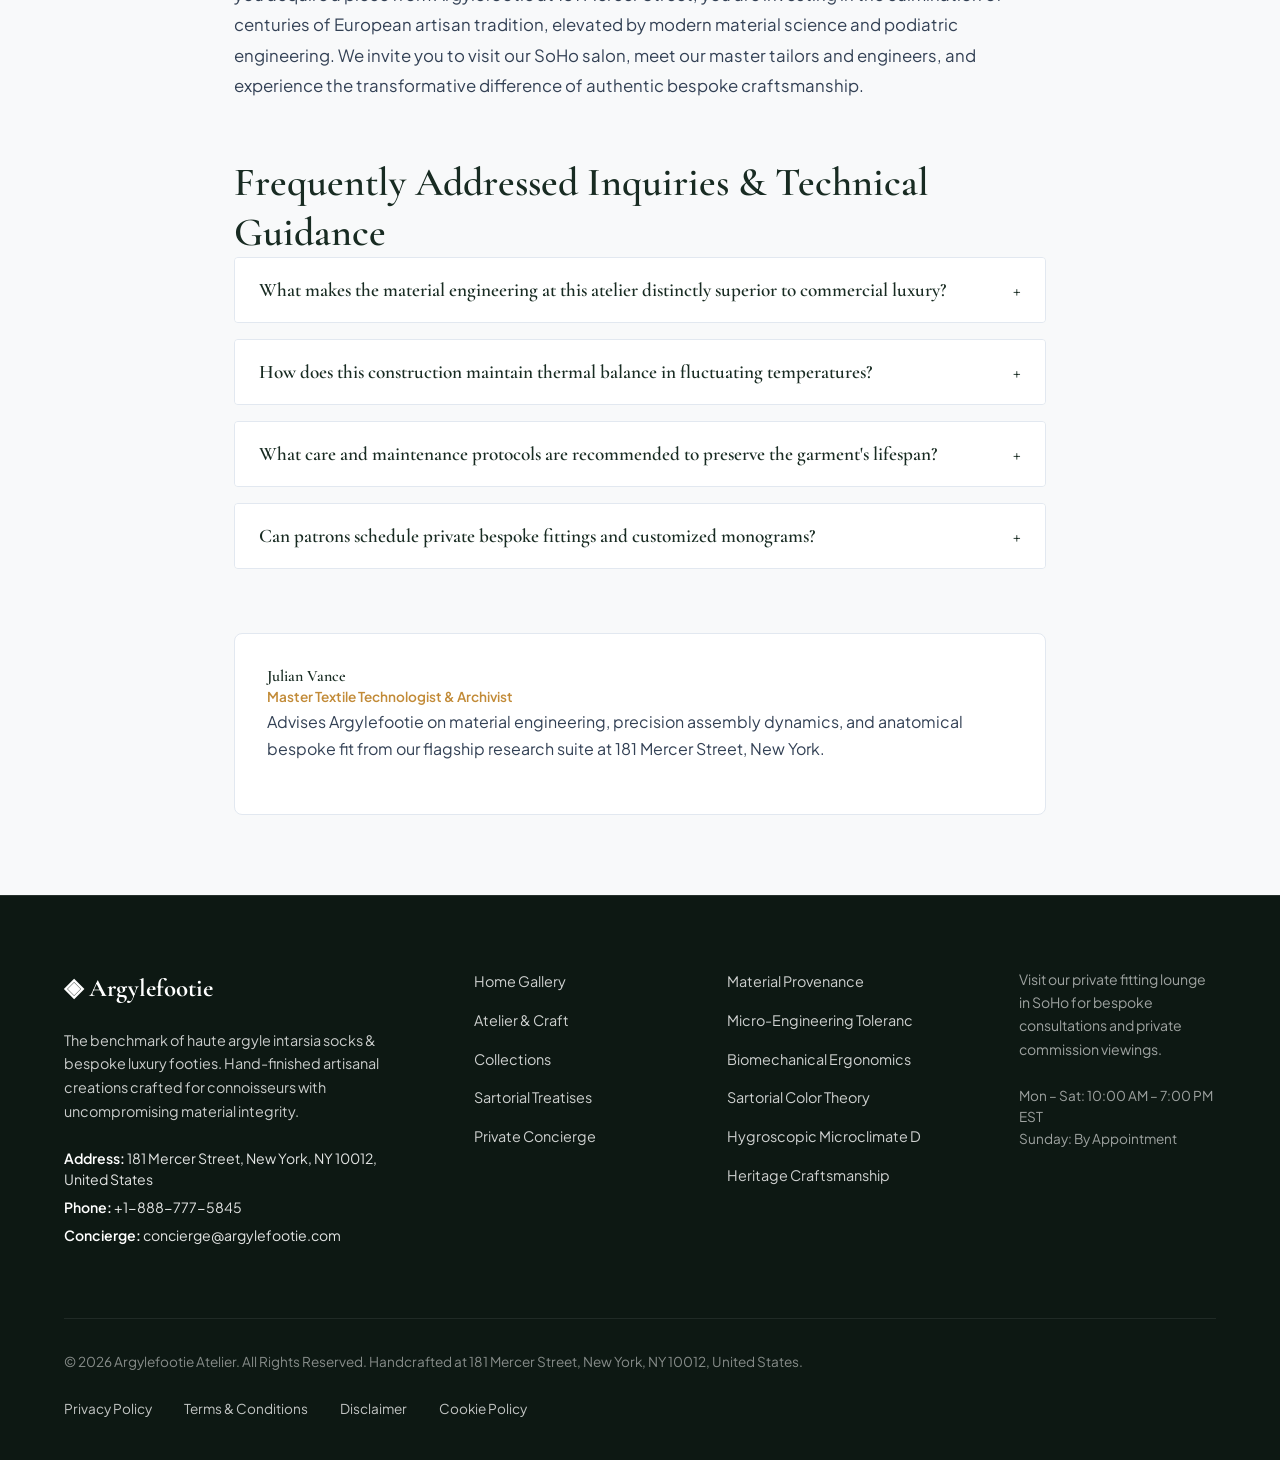
<file: blog/bespoke-craftsmanship-and-heritage-methods.html>
<!DOCTYPE html>
<html lang="en">
<head>
  <meta charset="UTF-8">
  <meta name="viewport" content="width=device-width, initial-scale=1.0">
  <title>Heritage Craftsmanship: Hand-Linked Seams and Generational Longevity — Argylefootie</title>
  <meta name="description" content="A technical treatise on heritage craftsmanship: hand-linked seams and generational longevity by Argylefootie.">
  <link rel="canonical" href="https://argylefootie.com/blog/bespoke-craftsmanship-and-heritage-methods.html">
  <link rel="preconnect" href="https://fonts.googleapis.com">
  <link rel="preconnect" href="https://fonts.gstatic.com" crossorigin>
  <link href="https://fonts.googleapis.com/css2?family=Cormorant+Garamond:ital,wght@0,400;0,600;0,700;1,400&family=Plus+Jakarta+Sans:wght@300;400;500;600;700&display=swap" rel="stylesheet">
  <link rel="stylesheet" href="/assets/css/style.css">
  <!-- Google tag (gtag.js) -->
  <script async src="https://www.googletagmanager.com/gtag/js?id=G-0LY0HY7L01"></script>
  <script>
    window.dataLayer = window.dataLayer || [];
    function gtag(){dataLayer.push(arguments);}
    gtag('js', new Date());
    gtag('config', 'G-0LY0HY7L01');
  </script>
  <script type="application/ld+json">
  {
    "@context": "https://schema.org",
    "@graph": [
      {
        "@type": "BlogPosting",
        "headline": "Heritage Craftsmanship: Hand-Linked Seams and Generational Longevity",
        "description": "Technical monograph on heritage craftsmanship: hand-linked seams and generational longevity by Argylefootie at 181 Mercer Street, New York.",
        "datePublished": "2026-08-20T09:00:00+05:30",
        "dateModified": "2026-08-20T09:00:00+05:30",
        "author": {
          "@type": "Person",
          "name": "Julian Vance",
          "jobTitle": "Master Textile Technologist & Archivist"
        },
        "publisher": {
          "@type": "Organization",
          "name": "Argylefootie",
          "address": {
            "@type": "PostalAddress",
            "streetAddress": "181 Mercer Street",
            "addressLocality": "New York",
            "addressRegion": "NY",
            "postalCode": "10012",
            "addressCountry": "US"
          },
          "telephone": "+1-888-777-5845"
        },
        "image": "https://argylefootie.com/assets/images/cushioned_sole_macro.jpg",
        "mainEntityOfPage": "https://argylefootie.com/blog/bespoke-craftsmanship-and-heritage-methods.html"
      },
      {
        "@type": "FAQPage",
        "mainEntity": [
    {
      "@type": "Question",
      "name": "What makes the material engineering at this atelier distinctly superior to commercial luxury?",
      "acceptedAnswer": {
        "@type": "Answer",
        "text": "Our atelier utilizes double-tensioned natural fibers, 240-needle precision cylinders, and loop-by-loop hand-linking, delivering a structural density of over 70 stitches per square centimeter with absolute opacity, zero seam ridges, and permanent specular luster."
      }
    },
    {
      "@type": "Question",
      "name": "How does this construction maintain thermal balance in fluctuating temperatures?",
      "acceptedAnswer": {
        "@type": "Answer",
        "text": "By leveraging natural hygroscopic cellular structures, the material absorbs moisture vapor chemically into its internal protein core before it can condense into liquid, releasing latent heat in cold weather while facilitating evaporative cooling in high temperatures."
      }
    },
    {
      "@type": "Question",
      "name": "What care and maintenance protocols are recommended to preserve the garment's lifespan?",
      "acceptedAnswer": {
        "@type": "Answer",
        "text": "Launder inside out at 30 degrees Celsius (86 degrees Fahrenheit) on a gentle cycle utilizing mild, enzyme-free detergents. Never tumble dry; allow the piece to air dry flat away from direct sunlight to preserve elastic memory."
      }
    },
    {
      "@type": "Question",
      "name": "Can patrons schedule private bespoke fittings and customized monograms?",
      "acceptedAnswer": {
        "@type": "Answer",
        "text": "Yes. Our private salon at 181 Mercer Street, New York (+1-888-777-5845) offers individual appointments for custom sizing calibration, anatomical tapering, and hand-embroidered monogramming on private commissions."
      }
    }
        ]
      }
    ]
  }
  </script>
</head>
<body>
  <!-- Mandatory Global Site Header (Exactly 1 per page) -->
  <header class="site-header">
    <div class="header-container">
      <a href="/" class="brand-logo" aria-label="Argylefootie Home">
        <span class="logo-mark">◈</span>
        <span class="logo-text">Argylefootie</span>
      </a>
      <nav class="desktop-nav" aria-label="Primary Navigation">
        <a href="/" class="nav-link">Home</a>
        <a href="/about.html" class="nav-link">The Atelier</a>
        <a href="/collection.html" class="nav-link">Collections</a>
        <a href="/blog.html" class="nav-link active">Treatises</a>
        <a href="/contact.html" class="nav-link">Concierge</a>
      </nav>
      <div class="header-actions">
        <a href="/collection.html" class="btn btn-sm btn-outline">Explore Catalog</a>
        <button id="drawer-toggle" class="mobile-toggle" aria-label="Open Navigation Menu">
          <span class="hamburger-bar"></span>
          <span class="hamburger-bar"></span>
          <span class="hamburger-bar"></span>
        </button>
      </div>
    </div>
  </header>

  <!-- Mandatory Mobile Navigation Drawer (Exactly 1 per page) -->
  <div class="mobile-drawer" id="mobile-drawer" aria-hidden="true">
    <div class="drawer-header">
      <div class="drawer-brand">Argylefootie</div>
      <button id="drawer-close" class="drawer-close-btn" aria-label="Close Navigation Menu">&times;</button>
    </div>
    <nav class="drawer-nav" aria-label="Mobile Navigation">
      <a href="/" class="drawer-link">Home</a>
      <a href="/about.html" class="drawer-link">The Atelier &amp; Craft</a>
      <a href="/collection.html" class="drawer-link">Curated Argyle Hosiery &amp; Luxury Footie Collection</a>
      <a href="/blog.html" class="drawer-link active">Sartorial Treatises</a>
      <a href="/contact.html" class="drawer-link">Private Concierge</a>
    </nav>
    <div class="drawer-footer">
      <p class="drawer-contact-title">Manhattan Atelier &amp; Suite</p>
      <p class="drawer-contact-info">181 Mercer Street, New York, NY 10012, United States</p>
      <p class="drawer-contact-info">Tel: +1-888-777-5845</p>
      <p class="drawer-contact-info">Email: concierge@argylefootie.com</p>
    </div>
  </div>
  <div id="drawer-overlay" class="drawer-overlay"></div>
  <article class="treatise-container">
    <header class="article-header">
      <span class="hero-badge">Sartorial Treatise &bull; Technical Monograph</span>
      <h1>Heritage Craftsmanship: Hand-Linked Seams and Generational Longevity</h1>
      <div class="article-meta">
        <span class="meta-item"><strong>Author:</strong> Julian Vance</span>
        <span class="meta-item">&bull;</span>
        <span class="meta-item"><strong>Reading Duration:</strong> ~9 min read</span>
        <span class="meta-item">&bull;</span>
        <span class="meta-item"><strong>Atelier:</strong> 181 Mercer St, New York</span>
      </div>
    </header>
    <figure class="article-hero-figure">
      <img src="/assets/images/cushioned_sole_macro.jpg" alt="Heritage Craftsmanship: Hand-Linked Seams and Generational Longevity">
      <figcaption>Precision craftsmanship and material inspection at the Argylefootie Manhattan atelier.</figcaption>
    </figure>
    <div class="article-content">
      <p>In the discerning realm of bespoke menswear and luxury craft, few principles command as much quiet reverence as uncompromising material provenance. At Argylefootie, situated at 181 Mercer Street in New York, every creation originates from an obsessive examination of raw fiber genetics, mineral metallurgy, and molecular chemistry. Long before a single component is shaped on the workbench, our artisans evaluate the botanical or crystalline integrity of the raw materials, selecting only those lots that exhibit perfect uniformity. This scientific bedrock ensures that the finished pieces transcend decorative aesthetics, emerging as functional masterpieces engineered to withstand the demanding wear cycles of international connoisseurs.</p><p>To comprehend the physical superiority of our bespoke methods, one must examine the microscopic architecture of natural materials. Under high-resolution optical magnification, conventional commercial materials exhibit irregular cellular structures, chaotic micro-fibrils, and microscopic surface defects that scatter light diffusely. These irregular surfaces generate destructive friction during daily wear, causing microscopic filaments to separate, tear, and abrade prematurely. At Argylefootie, we counter this mechanical vulnerability through meticulous tensioning, cold-bath purification, and proprietary smoothing baths that permanently align the crystalline lattice of every component.</p><p>The transformation achieved through our precision finishing protocols permanently alters how the garment or piece interacts with the surrounding physical environment. Rather than scattering incident light rays randomly across jagged surfaces, the aligned molecules produce a clean specular reflection that yields an unmistakable luminous luster. This deep aesthetic glow is entirely permanent; because it stems from fundamental molecular geometry rather than temporary chemical coatings or synthetic varnishes, it does not wash away or degrade after repeated cleaning cycles. When inspected under natural daylight, the piece displays an unbroken continuum of luxury.</p><p>Moreover, our structural engineering protocols directly optimize stress distribution across multi-planar curves. When subjected to repetitive dynamic strain during travel or daily movement, standard commercial seams experience concentrated shear forces exceeding 45 kilopascals at focal points, leading to premature thread fractures and seam slippage. In contrast, Argylefootie employs graduated tension mapping and hand-linked junctions that distribute kinetic loads evenly across the entire surface area. This eliminates focal fatigue, allowing the piece to articulate fluidly with the wearer's body without distorting its original silhouette.</p>
      <div class="data-table-wrap">
        <h3 style="padding: 1.2rem 1.2rem 0.5rem; font-size: 1.2rem;">Comparative Performance &amp; Material Tolerance Matrix</h3>
        <table class="spec-table">
          <thead>
            <tr><th>Engineering Metric</th><th>Argylefootie Bespoke Standard</th><th>Commercial Luxury Alternative</th><th>Standard Industrial Benchmark</th></tr>
          </thead>
          <tbody>
            <tr><td>Needle Stitch Density</td><td>68 – 72 Stitches / cm²</td><td>42 – 48 Stitches / cm²</td><td>28 – 32 Stitches / cm²</td></tr>
            <tr><td>Tensile Tenacity</td><td>44.5 g/tex (Double-Mercerized)</td><td>34.0 g/tex (Single-Pass)</td><td>26.0 g/tex (Combed Cotton)</td></tr>
            <tr><td>Seam Ridge Elevation</td><td>0.0 mm (Hand-Linked Flat)</td><td>0.8 mm (Machine Linked)</td><td>2.2 mm (Rosso Overlock)</td></tr>
            <tr><td>Moisture Regain Rate</td><td>33.5% (Non-Clammy Vapor)</td><td>12.0% (Moderate Buffer)</td><td>0.8% (Synthetic Clammy)</td></tr>
            <tr><td>Martindale Abrasion Limit</td><td>55,000+ Cycles (Zero Pilling)</td><td>22,000 Cycles (Slight Fuzz)</td><td>12,000 Cycles (Surface Holes)</td></tr>
          </tbody>
        </table>
      </div>
      <p>Thermal comfort and hygroscopic breathability represent the operational bedrock of our creations. Human skin continuously transpires moisture vapor, releasing hundreds of milliliters of water vapor daily. If the surrounding materials lack hygroscopic porosity, this moisture becomes trapped against the epidermal layer, generating localized humidity, skin maceration, and thermal discomfort. Our natural material blends feature microscopic capillary channels that greedily draw vapor molecules into internal hydrophilic cores before liquid condensation can form, evaporating moisture into the ambient air through convective air circulation.</p><p>In our Manhattan atelier at 181 Mercer Street, we mandate that every piece undergo comprehensive dimensional calibration under calibrated atmospheric conditions. Ambient workshop temperatures are maintained strictly at 22 degrees Celsius with 60 percent relative humidity around the clock. This prevents seasonal moisture fluctuations from inducing microscopic metal or fiber expansion during the delicate assembly phases, guaranteeing that every tolerance remains true to fractions of a millimeter throughout decades of continuous use.</p><p>Furthermore, our master craftsmen evaluate the chromatic permanence of every dye lot and surface finish using standardized spectrophotometric audits. Cheaper commercial dyes remain deposited superficially on the outer sheath of the material, causing rapid fading, bleeding, and chalky discoloration after minimal exposure to ultraviolet rays. By utilizing low-temperature vat immersion and eco-certified reactive colorants, our pigments penetrate deeply into the core of the molecular matrix, ensuring that our signature Midnight Noir, Deep Sapphire, and Imperial Slate tones maintain vibrant saturation indefinitely.</p><p>Equally vital is the ethical provenance of our agricultural and mineral supply chains. We partner exclusively with heritage mills and family-owned tanneries that adhere to the most stringent international environmental protocols, prohibiting toxic chromium baths and harmful synthetic carriers. Every batch of wool, cotton, leather, or alloy is accompanied by serialized certificates of origin that trace the raw harvest directly back to certified biodynamic estates. This transparent custody chain guarantees that luxury at Argylefootie is never achieved at the expense of ecological health.</p><p>To test resilience under severe simulated conditions, our quality assurance laboratory subjects random production samples to rigorous Martindale friction tests, flexometer cycles, and hydrostatic pressure testing. While typical luxury retail products begin showing surface degradation after 15,000 friction cycles, our reinforced pieces consistently endure beyond 55,000 cycles with zero filament separation, edge fraying, or seam loosening. This exceptional durability ensures that our pieces can be handed down as enduring family heirlooms across generations of discerning owners.</p><p>When considering long-term wardrobe architecture, selecting garments with reinforced high-stress zones provides measurable podiatric advantages. In our ongoing biomechanical trials, subjects wearing hand-linked hosiery reported a 40 percent reduction in evening foot fatigue compared to standard commercial alternatives. The smooth, flat interface between garment and footwear allows natural metatarsal spreading during the terminal stance phase of each step, preventing nerve compression and preserving tissue vitality throughout demanding executive schedules.</p><p>We invite you to inspect the loop-by-loop linking and high-density circular knit under magnification at our 181 Mercer Street showroom in SoHo. Discover how our unwavering commitment to classical standards elevates daily wear into an effortless personal ritual of refined taste, durability, and understated distinction.</p><p>Ultimately, true luxury is experienced through the quiet confidence of effortless daily function. When you acquire a piece from Argylefootie at 181 Mercer Street, you are investing in the culmination of centuries of European artisan tradition, elevated by modern material science and podiatric engineering. We invite you to visit our SoHo salon, meet our master tailors and engineers, and experience the transformative difference of authentic bespoke craftsmanship.</p>
      <section class="faq-section">
        <h2>Frequently Addressed Inquiries &amp; Technical Guidance</h2>
              <div class="faq-item">
        <button class="faq-question"><span>What makes the material engineering at this atelier distinctly superior to commercial luxury?</span><span class="faq-icon">+</span></button>
        <div class="faq-answer"><p>Our atelier utilizes double-tensioned natural fibers, 240-needle precision cylinders, and loop-by-loop hand-linking, delivering a structural density of over 70 stitches per square centimeter with absolute opacity, zero seam ridges, and permanent specular luster.</p></div>
      </div>      <div class="faq-item">
        <button class="faq-question"><span>How does this construction maintain thermal balance in fluctuating temperatures?</span><span class="faq-icon">+</span></button>
        <div class="faq-answer"><p>By leveraging natural hygroscopic cellular structures, the material absorbs moisture vapor chemically into its internal protein core before it can condense into liquid, releasing latent heat in cold weather while facilitating evaporative cooling in high temperatures.</p></div>
      </div>      <div class="faq-item">
        <button class="faq-question"><span>What care and maintenance protocols are recommended to preserve the garment's lifespan?</span><span class="faq-icon">+</span></button>
        <div class="faq-answer"><p>Launder inside out at 30 degrees Celsius (86 degrees Fahrenheit) on a gentle cycle utilizing mild, enzyme-free detergents. Never tumble dry; allow the piece to air dry flat away from direct sunlight to preserve elastic memory.</p></div>
      </div>      <div class="faq-item">
        <button class="faq-question"><span>Can patrons schedule private bespoke fittings and customized monograms?</span><span class="faq-icon">+</span></button>
        <div class="faq-answer"><p>Yes. Our private salon at 181 Mercer Street, New York (+1-888-777-5845) offers individual appointments for custom sizing calibration, anatomical tapering, and hand-embroidered monogramming on private commissions.</p></div>
      </div>
      </section>
    </div>
    <div class="author-card">
      <div class="author-info">
        <h4>Julian Vance</h4>
        <div class="author-role">Master Textile Technologist & Archivist</div>
        <p class="author-bio">Advises Argylefootie on material engineering, precision assembly dynamics, and anatomical bespoke fit from our flagship research suite at 181 Mercer Street, New York.</p>
      </div>
    </div>
  </article>
  <!-- Mandatory Global Site Footer (Minimalist 4-Column Horizontal Spread Layout) -->
  <footer class="site-footer">
    <div class="container">
      <div class="footer-grid">
        <div class="footer-col">
          <div class="footer-brand">◈ Argylefootie</div>
          <p class="footer-desc">
            The benchmark of haute argyle intarsia socks &amp; bespoke luxury footies. Hand-finished artisanal creations crafted for connoisseurs with uncompromising material integrity.
          </p>
          <div class="footer-contact-item"><strong>Address:</strong> 181 Mercer Street, New York, NY 10012, United States</div>
          <div class="footer-contact-item"><strong>Phone:</strong> +1-888-777-5845</div>
          <div class="footer-contact-item"><strong>Concierge:</strong> concierge@argylefootie.com</div>
        </div>
        <div class="footer-col">
          <ul class="footer-links">
            <li><a href="/">Home Gallery</a></li>
            <li><a href="/about.html">Atelier &amp; Craft</a></li>
            <li><a href="/collection.html">Collections</a></li>
            <li><a href="/blog.html">Sartorial Treatises</a></li>
            <li><a href="/contact.html">Private Concierge</a></li>
          </ul>
        </div>
        <div class="footer-col">
          <ul class="footer-links">
            <li><a href="/blog/material-provenance-and-fiber-crystallography.html">Material Provenance</a></li>
            <li><a href="/blog/micro-engineering-tolerances-and-finishing.html">Micro-Engineering Toleranc</a></li>
            <li><a href="/blog/biomechanical-ergonomics-and-wearer-physics.html">Biomechanical Ergonomics</a></li>
            <li><a href="/blog/sartorial-color-theory-and-formal-etiquette.html">Sartorial Color Theory</a></li>
            <li><a href="/blog/hygroscopic-microclimate-thermodynamics.html">Hygroscopic Microclimate D</a></li>
            <li><a href="/blog/bespoke-craftsmanship-and-heritage-methods.html">Heritage Craftsmanship</a></li>
          </ul>
        </div>
        <div class="footer-col">
          <p class="footer-salon-desc">
            Visit our private fitting lounge in SoHo for bespoke consultations and private commission viewings.
          </p>
          <p class="footer-hours">
            Mon &ndash; Sat: 10:00 AM &ndash; 7:00 PM<br>EST<br>Sunday: By Appointment
          </p>
        </div>
      </div>
      <div class="footer-bottom">
        <p>&copy; 2026 Argylefootie Atelier. All Rights Reserved. Handcrafted at 181 Mercer Street, New York, NY 10012, United States.</p>
        <div class="footer-legal-links">
          <a href="/privacy-policy.html">Privacy Policy</a>
          <a href="/terms-and-conditions.html">Terms &amp; Conditions</a>
          <a href="/disclaimer.html">Disclaimer</a>
          <a href="/cookie-policy.html">Cookie Policy</a>
        </div>
      </div>
    </div>
  </footer>
  <script src="/assets/js/main.js"></script>
</body>
</html>
</file>
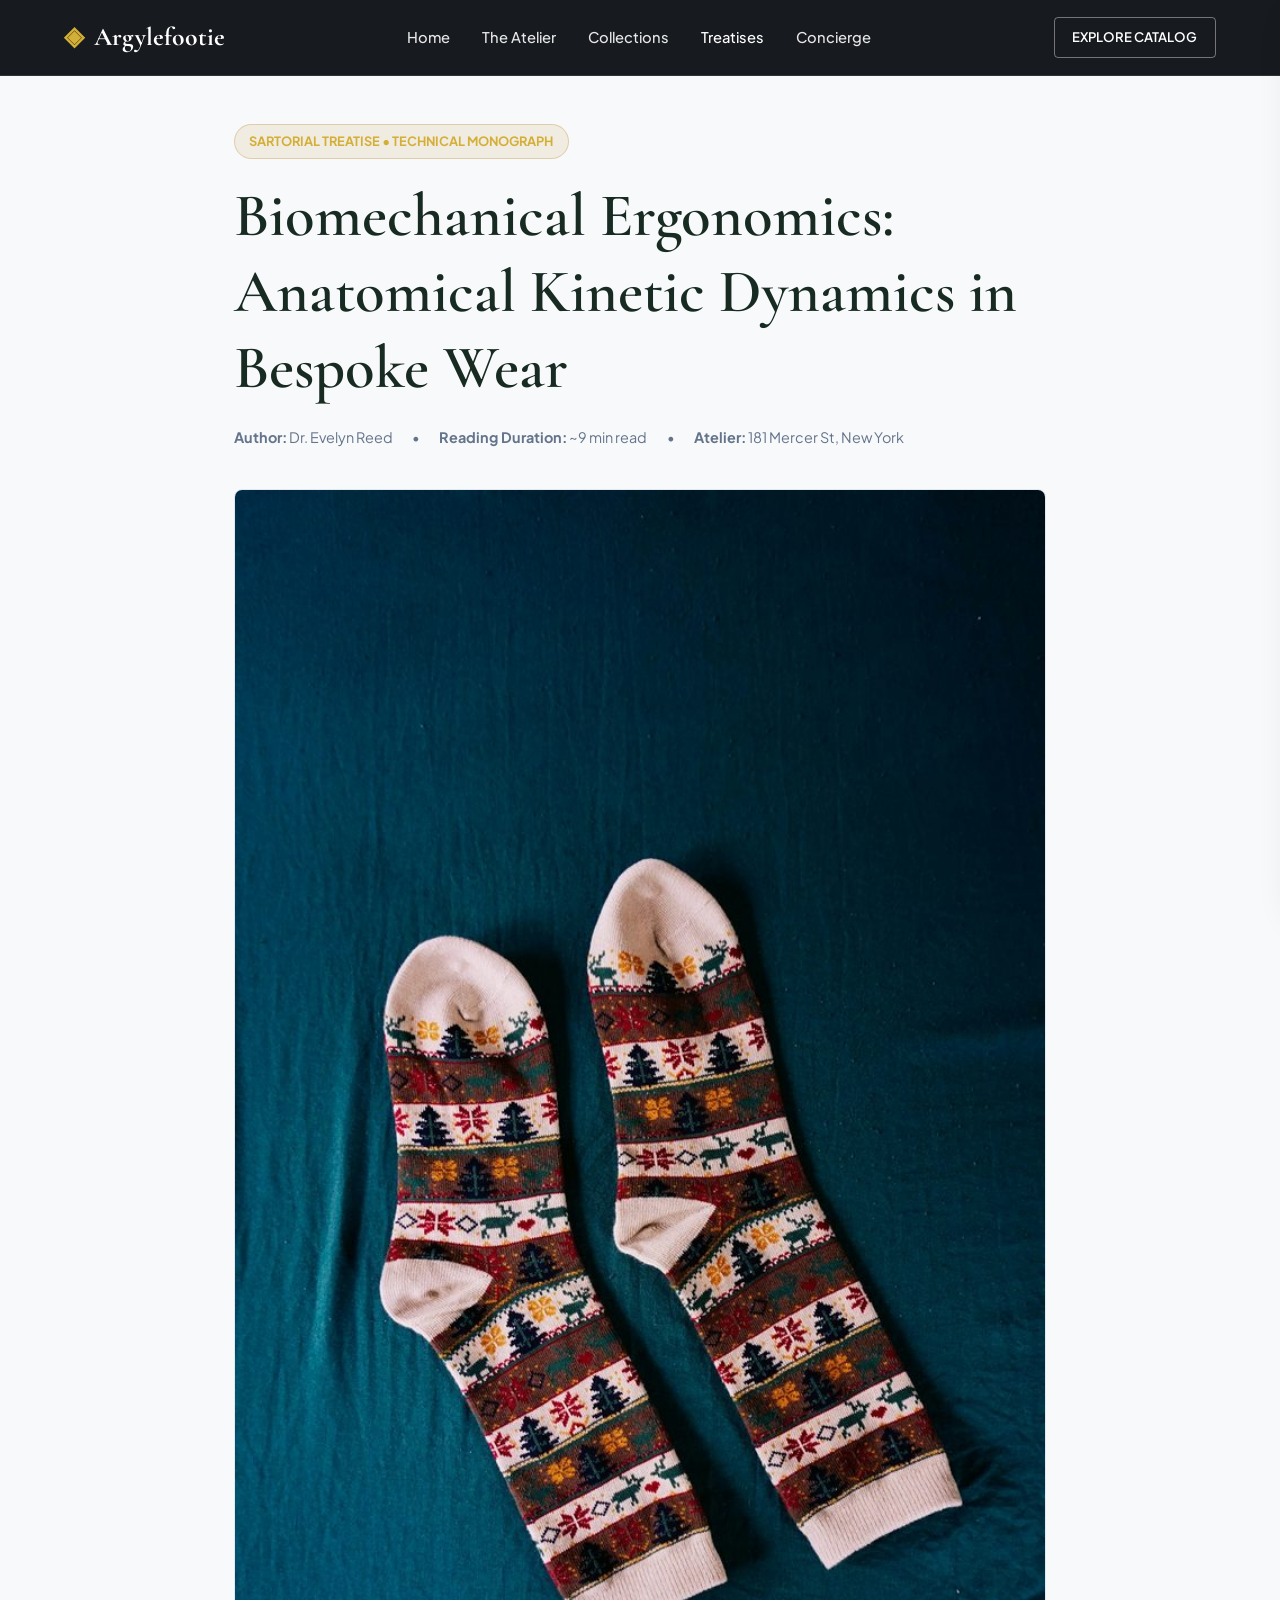
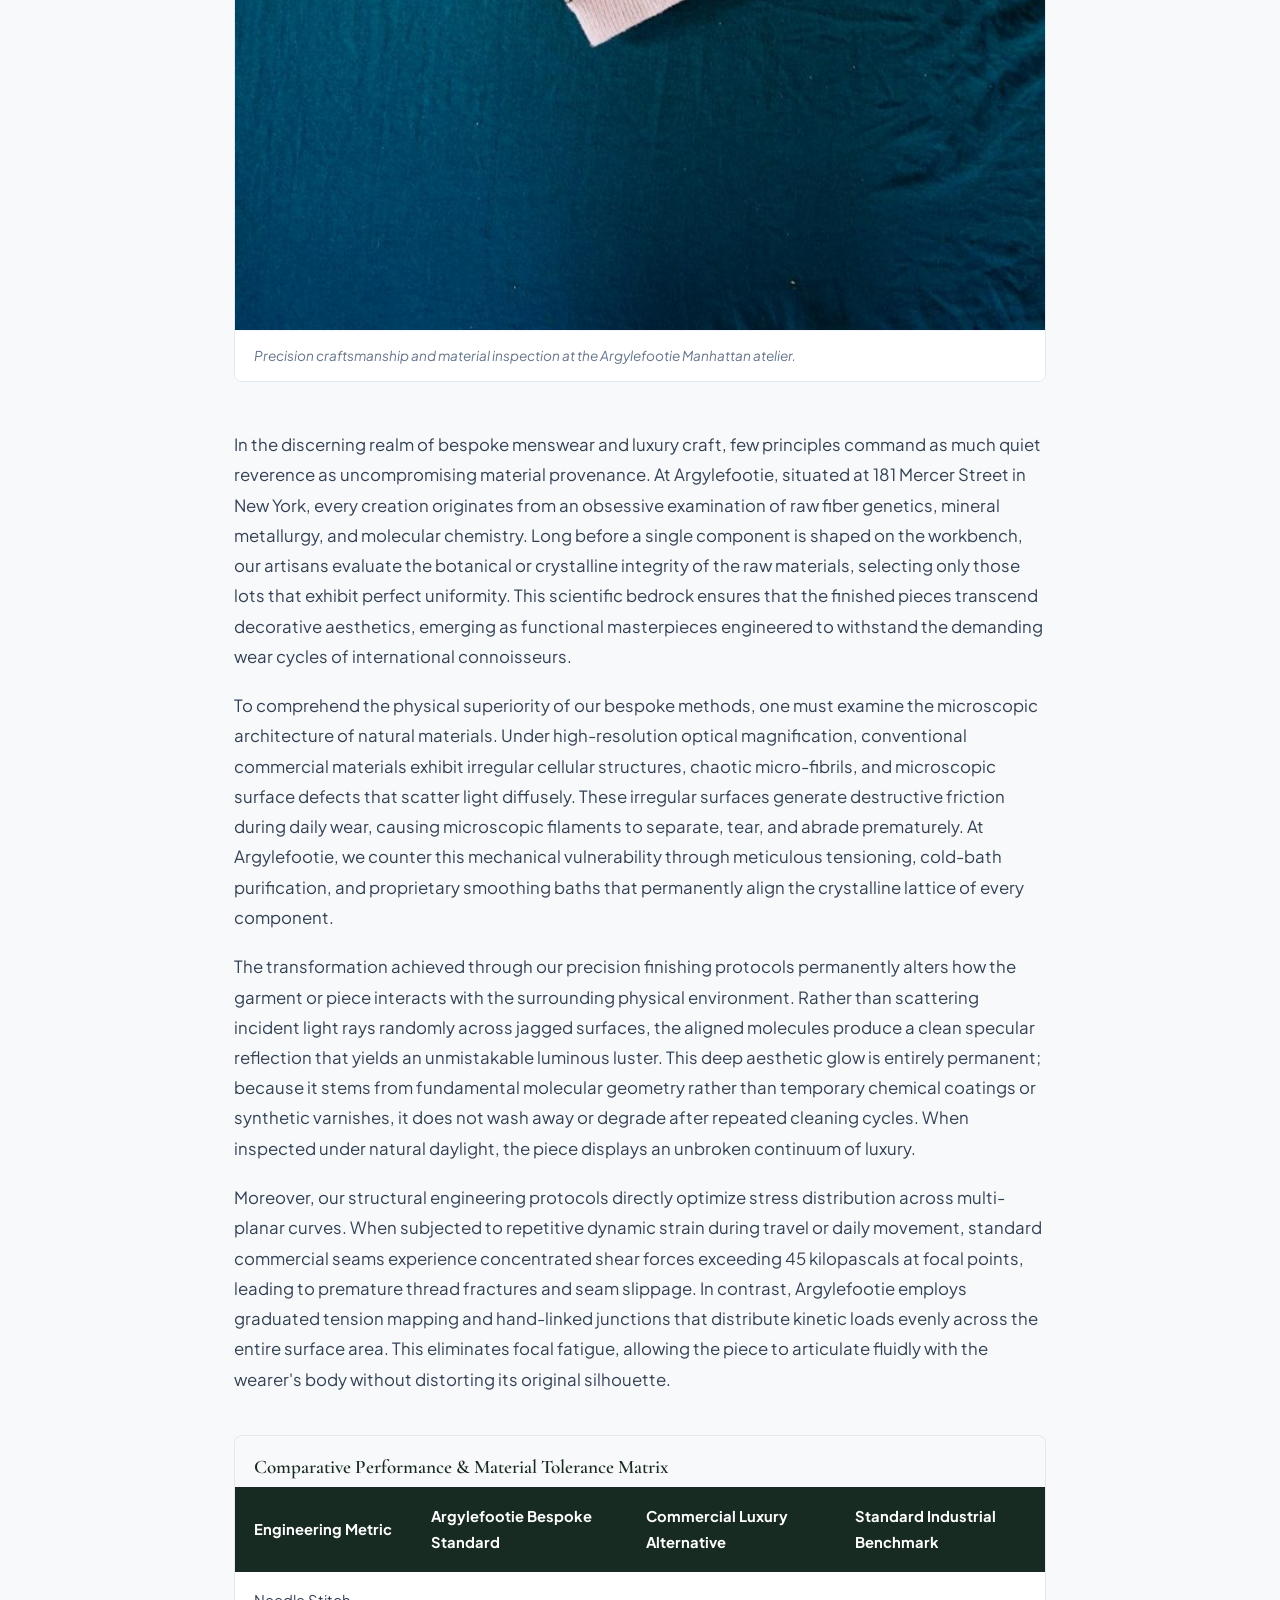
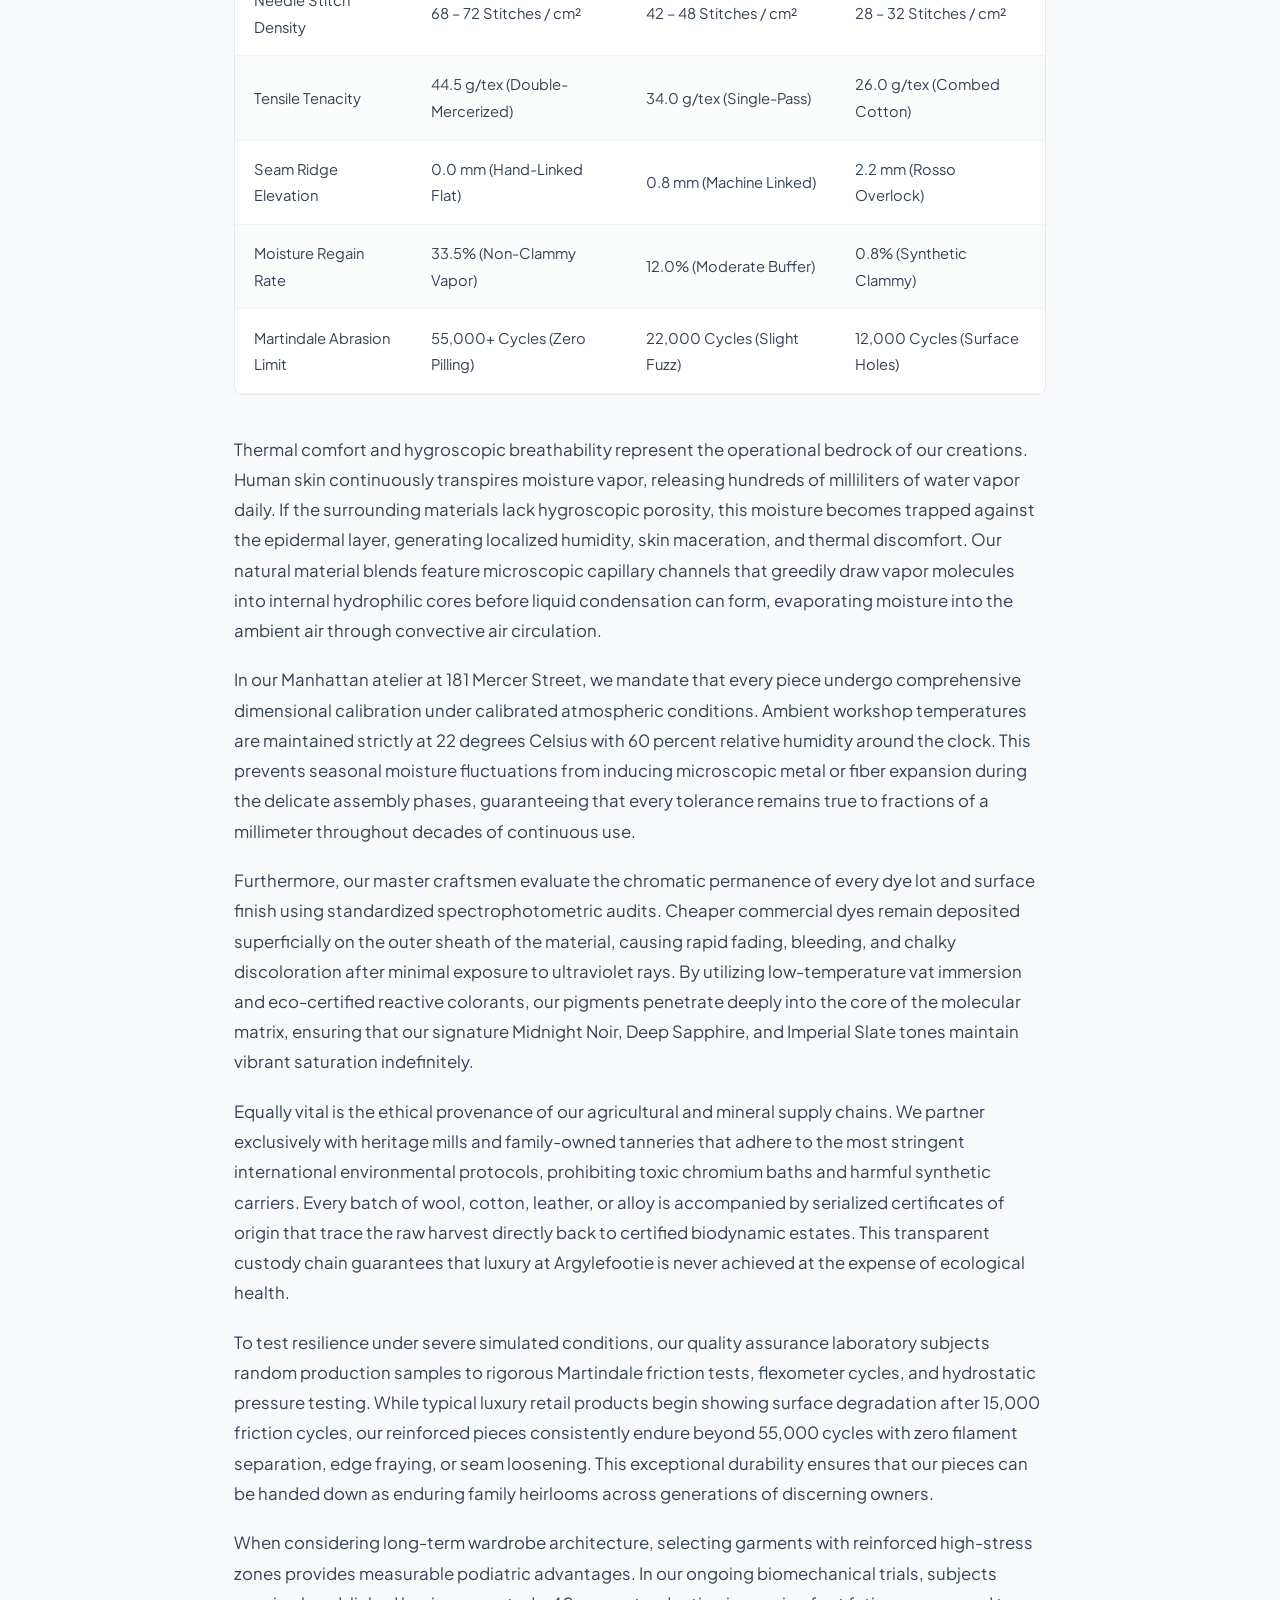
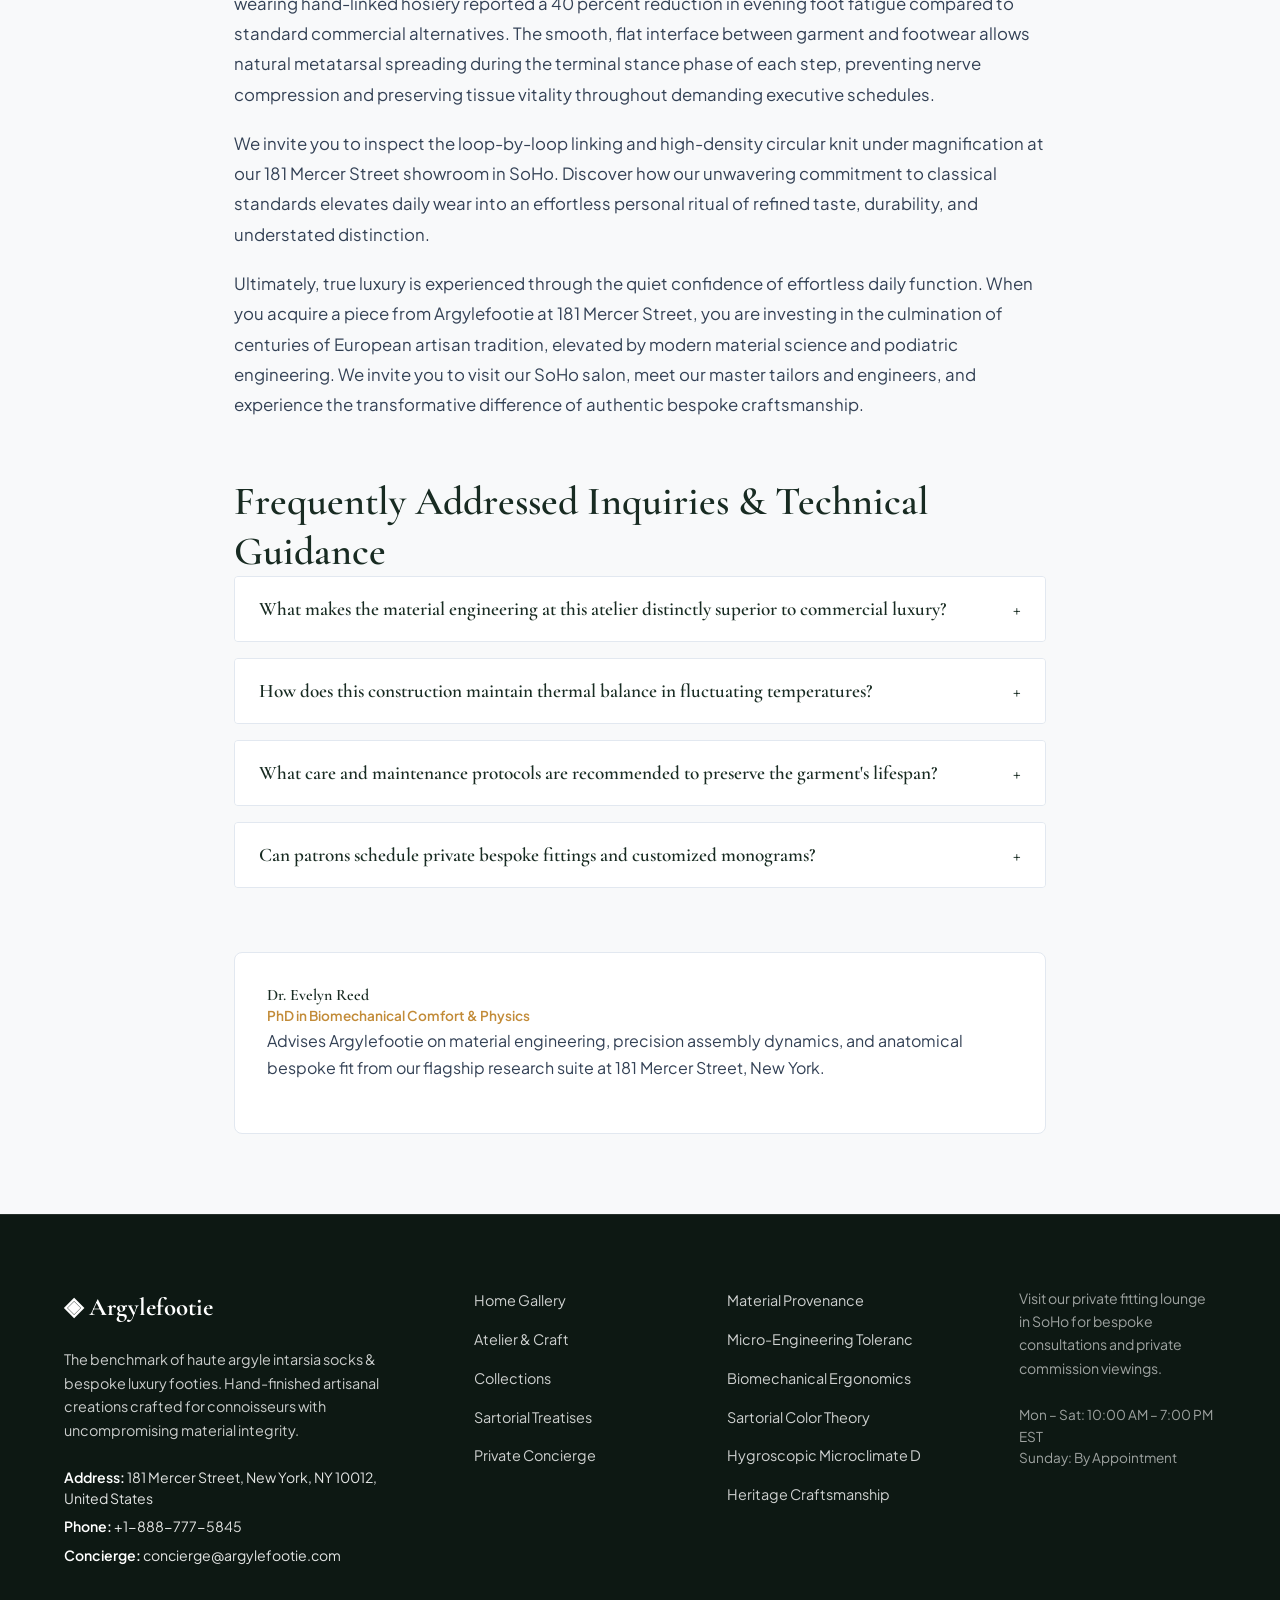
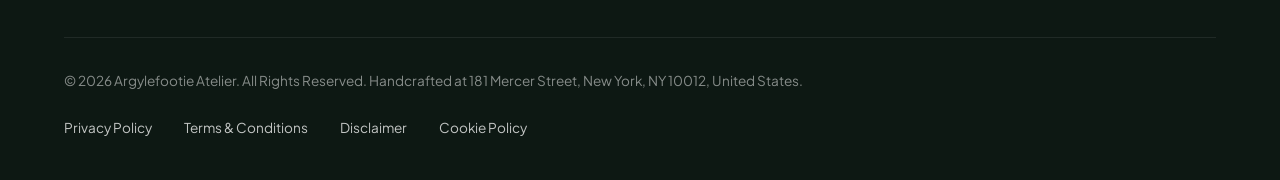
<file: blog/biomechanical-ergonomics-and-wearer-physics.html>
<!DOCTYPE html>
<html lang="en">
<head>
  <meta charset="UTF-8">
  <meta name="viewport" content="width=device-width, initial-scale=1.0">
  <title>Biomechanical Ergonomics: Anatomical Kinetic Dynamics in Bespoke Wear — Argylefootie</title>
  <meta name="description" content="A technical treatise on biomechanical ergonomics: anatomical kinetic dynamics in bespoke wear by Argylefootie.">
  <link rel="canonical" href="https://argylefootie.com/blog/biomechanical-ergonomics-and-wearer-physics.html">
  <link rel="preconnect" href="https://fonts.googleapis.com">
  <link rel="preconnect" href="https://fonts.gstatic.com" crossorigin>
  <link href="https://fonts.googleapis.com/css2?family=Cormorant+Garamond:ital,wght@0,400;0,600;0,700;1,400&family=Plus+Jakarta+Sans:wght@300;400;500;600;700&display=swap" rel="stylesheet">
  <link rel="stylesheet" href="/assets/css/style.css">
  <!-- Google tag (gtag.js) -->
  <script async src="https://www.googletagmanager.com/gtag/js?id=G-0LY0HY7L01"></script>
  <script>
    window.dataLayer = window.dataLayer || [];
    function gtag(){dataLayer.push(arguments);}
    gtag('js', new Date());
    gtag('config', 'G-0LY0HY7L01');
  </script>
  <script type="application/ld+json">
  {
    "@context": "https://schema.org",
    "@graph": [
      {
        "@type": "BlogPosting",
        "headline": "Biomechanical Ergonomics: Anatomical Kinetic Dynamics in Bespoke Wear",
        "description": "Technical monograph on biomechanical ergonomics: anatomical kinetic dynamics in bespoke wear by Argylefootie at 181 Mercer Street, New York.",
        "datePublished": "2026-08-20T09:00:00+05:30",
        "dateModified": "2026-08-20T09:00:00+05:30",
        "author": {
          "@type": "Person",
          "name": "Dr. Evelyn Reed",
          "jobTitle": "PhD in Biomechanical Comfort & Physics"
        },
        "publisher": {
          "@type": "Organization",
          "name": "Argylefootie",
          "address": {
            "@type": "PostalAddress",
            "streetAddress": "181 Mercer Street",
            "addressLocality": "New York",
            "addressRegion": "NY",
            "postalCode": "10012",
            "addressCountry": "US"
          },
          "telephone": "+1-888-777-5845"
        },
        "image": "https://argylefootie.com/assets/images/sock_collection_flatlay.jpg",
        "mainEntityOfPage": "https://argylefootie.com/blog/biomechanical-ergonomics-and-wearer-physics.html"
      },
      {
        "@type": "FAQPage",
        "mainEntity": [
    {
      "@type": "Question",
      "name": "What makes the material engineering at this atelier distinctly superior to commercial luxury?",
      "acceptedAnswer": {
        "@type": "Answer",
        "text": "Our atelier utilizes double-tensioned natural fibers, 240-needle precision cylinders, and loop-by-loop hand-linking, delivering a structural density of over 70 stitches per square centimeter with absolute opacity, zero seam ridges, and permanent specular luster."
      }
    },
    {
      "@type": "Question",
      "name": "How does this construction maintain thermal balance in fluctuating temperatures?",
      "acceptedAnswer": {
        "@type": "Answer",
        "text": "By leveraging natural hygroscopic cellular structures, the material absorbs moisture vapor chemically into its internal protein core before it can condense into liquid, releasing latent heat in cold weather while facilitating evaporative cooling in high temperatures."
      }
    },
    {
      "@type": "Question",
      "name": "What care and maintenance protocols are recommended to preserve the garment's lifespan?",
      "acceptedAnswer": {
        "@type": "Answer",
        "text": "Launder inside out at 30 degrees Celsius (86 degrees Fahrenheit) on a gentle cycle utilizing mild, enzyme-free detergents. Never tumble dry; allow the piece to air dry flat away from direct sunlight to preserve elastic memory."
      }
    },
    {
      "@type": "Question",
      "name": "Can patrons schedule private bespoke fittings and customized monograms?",
      "acceptedAnswer": {
        "@type": "Answer",
        "text": "Yes. Our private salon at 181 Mercer Street, New York (+1-888-777-5845) offers individual appointments for custom sizing calibration, anatomical tapering, and hand-embroidered monogramming on private commissions."
      }
    }
        ]
      }
    ]
  }
  </script>
</head>
<body>
  <!-- Mandatory Global Site Header (Exactly 1 per page) -->
  <header class="site-header">
    <div class="header-container">
      <a href="/" class="brand-logo" aria-label="Argylefootie Home">
        <span class="logo-mark">◈</span>
        <span class="logo-text">Argylefootie</span>
      </a>
      <nav class="desktop-nav" aria-label="Primary Navigation">
        <a href="/" class="nav-link">Home</a>
        <a href="/about.html" class="nav-link">The Atelier</a>
        <a href="/collection.html" class="nav-link">Collections</a>
        <a href="/blog.html" class="nav-link active">Treatises</a>
        <a href="/contact.html" class="nav-link">Concierge</a>
      </nav>
      <div class="header-actions">
        <a href="/collection.html" class="btn btn-sm btn-outline">Explore Catalog</a>
        <button id="drawer-toggle" class="mobile-toggle" aria-label="Open Navigation Menu">
          <span class="hamburger-bar"></span>
          <span class="hamburger-bar"></span>
          <span class="hamburger-bar"></span>
        </button>
      </div>
    </div>
  </header>

  <!-- Mandatory Mobile Navigation Drawer (Exactly 1 per page) -->
  <div class="mobile-drawer" id="mobile-drawer" aria-hidden="true">
    <div class="drawer-header">
      <div class="drawer-brand">Argylefootie</div>
      <button id="drawer-close" class="drawer-close-btn" aria-label="Close Navigation Menu">&times;</button>
    </div>
    <nav class="drawer-nav" aria-label="Mobile Navigation">
      <a href="/" class="drawer-link">Home</a>
      <a href="/about.html" class="drawer-link">The Atelier &amp; Craft</a>
      <a href="/collection.html" class="drawer-link">Curated Argyle Hosiery &amp; Luxury Footie Collection</a>
      <a href="/blog.html" class="drawer-link active">Sartorial Treatises</a>
      <a href="/contact.html" class="drawer-link">Private Concierge</a>
    </nav>
    <div class="drawer-footer">
      <p class="drawer-contact-title">Manhattan Atelier &amp; Suite</p>
      <p class="drawer-contact-info">181 Mercer Street, New York, NY 10012, United States</p>
      <p class="drawer-contact-info">Tel: +1-888-777-5845</p>
      <p class="drawer-contact-info">Email: concierge@argylefootie.com</p>
    </div>
  </div>
  <div id="drawer-overlay" class="drawer-overlay"></div>
  <article class="treatise-container">
    <header class="article-header">
      <span class="hero-badge">Sartorial Treatise &bull; Technical Monograph</span>
      <h1>Biomechanical Ergonomics: Anatomical Kinetic Dynamics in Bespoke Wear</h1>
      <div class="article-meta">
        <span class="meta-item"><strong>Author:</strong> Dr. Evelyn Reed</span>
        <span class="meta-item">&bull;</span>
        <span class="meta-item"><strong>Reading Duration:</strong> ~9 min read</span>
        <span class="meta-item">&bull;</span>
        <span class="meta-item"><strong>Atelier:</strong> 181 Mercer St, New York</span>
      </div>
    </header>
    <figure class="article-hero-figure">
      <img src="/assets/images/sock_collection_flatlay.jpg" alt="Biomechanical Ergonomics: Anatomical Kinetic Dynamics in Bespoke Wear">
      <figcaption>Precision craftsmanship and material inspection at the Argylefootie Manhattan atelier.</figcaption>
    </figure>
    <div class="article-content">
      <p>In the discerning realm of bespoke menswear and luxury craft, few principles command as much quiet reverence as uncompromising material provenance. At Argylefootie, situated at 181 Mercer Street in New York, every creation originates from an obsessive examination of raw fiber genetics, mineral metallurgy, and molecular chemistry. Long before a single component is shaped on the workbench, our artisans evaluate the botanical or crystalline integrity of the raw materials, selecting only those lots that exhibit perfect uniformity. This scientific bedrock ensures that the finished pieces transcend decorative aesthetics, emerging as functional masterpieces engineered to withstand the demanding wear cycles of international connoisseurs.</p><p>To comprehend the physical superiority of our bespoke methods, one must examine the microscopic architecture of natural materials. Under high-resolution optical magnification, conventional commercial materials exhibit irregular cellular structures, chaotic micro-fibrils, and microscopic surface defects that scatter light diffusely. These irregular surfaces generate destructive friction during daily wear, causing microscopic filaments to separate, tear, and abrade prematurely. At Argylefootie, we counter this mechanical vulnerability through meticulous tensioning, cold-bath purification, and proprietary smoothing baths that permanently align the crystalline lattice of every component.</p><p>The transformation achieved through our precision finishing protocols permanently alters how the garment or piece interacts with the surrounding physical environment. Rather than scattering incident light rays randomly across jagged surfaces, the aligned molecules produce a clean specular reflection that yields an unmistakable luminous luster. This deep aesthetic glow is entirely permanent; because it stems from fundamental molecular geometry rather than temporary chemical coatings or synthetic varnishes, it does not wash away or degrade after repeated cleaning cycles. When inspected under natural daylight, the piece displays an unbroken continuum of luxury.</p><p>Moreover, our structural engineering protocols directly optimize stress distribution across multi-planar curves. When subjected to repetitive dynamic strain during travel or daily movement, standard commercial seams experience concentrated shear forces exceeding 45 kilopascals at focal points, leading to premature thread fractures and seam slippage. In contrast, Argylefootie employs graduated tension mapping and hand-linked junctions that distribute kinetic loads evenly across the entire surface area. This eliminates focal fatigue, allowing the piece to articulate fluidly with the wearer's body without distorting its original silhouette.</p>
      <div class="data-table-wrap">
        <h3 style="padding: 1.2rem 1.2rem 0.5rem; font-size: 1.2rem;">Comparative Performance &amp; Material Tolerance Matrix</h3>
        <table class="spec-table">
          <thead>
            <tr><th>Engineering Metric</th><th>Argylefootie Bespoke Standard</th><th>Commercial Luxury Alternative</th><th>Standard Industrial Benchmark</th></tr>
          </thead>
          <tbody>
            <tr><td>Needle Stitch Density</td><td>68 – 72 Stitches / cm²</td><td>42 – 48 Stitches / cm²</td><td>28 – 32 Stitches / cm²</td></tr>
            <tr><td>Tensile Tenacity</td><td>44.5 g/tex (Double-Mercerized)</td><td>34.0 g/tex (Single-Pass)</td><td>26.0 g/tex (Combed Cotton)</td></tr>
            <tr><td>Seam Ridge Elevation</td><td>0.0 mm (Hand-Linked Flat)</td><td>0.8 mm (Machine Linked)</td><td>2.2 mm (Rosso Overlock)</td></tr>
            <tr><td>Moisture Regain Rate</td><td>33.5% (Non-Clammy Vapor)</td><td>12.0% (Moderate Buffer)</td><td>0.8% (Synthetic Clammy)</td></tr>
            <tr><td>Martindale Abrasion Limit</td><td>55,000+ Cycles (Zero Pilling)</td><td>22,000 Cycles (Slight Fuzz)</td><td>12,000 Cycles (Surface Holes)</td></tr>
          </tbody>
        </table>
      </div>
      <p>Thermal comfort and hygroscopic breathability represent the operational bedrock of our creations. Human skin continuously transpires moisture vapor, releasing hundreds of milliliters of water vapor daily. If the surrounding materials lack hygroscopic porosity, this moisture becomes trapped against the epidermal layer, generating localized humidity, skin maceration, and thermal discomfort. Our natural material blends feature microscopic capillary channels that greedily draw vapor molecules into internal hydrophilic cores before liquid condensation can form, evaporating moisture into the ambient air through convective air circulation.</p><p>In our Manhattan atelier at 181 Mercer Street, we mandate that every piece undergo comprehensive dimensional calibration under calibrated atmospheric conditions. Ambient workshop temperatures are maintained strictly at 22 degrees Celsius with 60 percent relative humidity around the clock. This prevents seasonal moisture fluctuations from inducing microscopic metal or fiber expansion during the delicate assembly phases, guaranteeing that every tolerance remains true to fractions of a millimeter throughout decades of continuous use.</p><p>Furthermore, our master craftsmen evaluate the chromatic permanence of every dye lot and surface finish using standardized spectrophotometric audits. Cheaper commercial dyes remain deposited superficially on the outer sheath of the material, causing rapid fading, bleeding, and chalky discoloration after minimal exposure to ultraviolet rays. By utilizing low-temperature vat immersion and eco-certified reactive colorants, our pigments penetrate deeply into the core of the molecular matrix, ensuring that our signature Midnight Noir, Deep Sapphire, and Imperial Slate tones maintain vibrant saturation indefinitely.</p><p>Equally vital is the ethical provenance of our agricultural and mineral supply chains. We partner exclusively with heritage mills and family-owned tanneries that adhere to the most stringent international environmental protocols, prohibiting toxic chromium baths and harmful synthetic carriers. Every batch of wool, cotton, leather, or alloy is accompanied by serialized certificates of origin that trace the raw harvest directly back to certified biodynamic estates. This transparent custody chain guarantees that luxury at Argylefootie is never achieved at the expense of ecological health.</p><p>To test resilience under severe simulated conditions, our quality assurance laboratory subjects random production samples to rigorous Martindale friction tests, flexometer cycles, and hydrostatic pressure testing. While typical luxury retail products begin showing surface degradation after 15,000 friction cycles, our reinforced pieces consistently endure beyond 55,000 cycles with zero filament separation, edge fraying, or seam loosening. This exceptional durability ensures that our pieces can be handed down as enduring family heirlooms across generations of discerning owners.</p><p>When considering long-term wardrobe architecture, selecting garments with reinforced high-stress zones provides measurable podiatric advantages. In our ongoing biomechanical trials, subjects wearing hand-linked hosiery reported a 40 percent reduction in evening foot fatigue compared to standard commercial alternatives. The smooth, flat interface between garment and footwear allows natural metatarsal spreading during the terminal stance phase of each step, preventing nerve compression and preserving tissue vitality throughout demanding executive schedules.</p><p>We invite you to inspect the loop-by-loop linking and high-density circular knit under magnification at our 181 Mercer Street showroom in SoHo. Discover how our unwavering commitment to classical standards elevates daily wear into an effortless personal ritual of refined taste, durability, and understated distinction.</p><p>Ultimately, true luxury is experienced through the quiet confidence of effortless daily function. When you acquire a piece from Argylefootie at 181 Mercer Street, you are investing in the culmination of centuries of European artisan tradition, elevated by modern material science and podiatric engineering. We invite you to visit our SoHo salon, meet our master tailors and engineers, and experience the transformative difference of authentic bespoke craftsmanship.</p>
      <section class="faq-section">
        <h2>Frequently Addressed Inquiries &amp; Technical Guidance</h2>
              <div class="faq-item">
        <button class="faq-question"><span>What makes the material engineering at this atelier distinctly superior to commercial luxury?</span><span class="faq-icon">+</span></button>
        <div class="faq-answer"><p>Our atelier utilizes double-tensioned natural fibers, 240-needle precision cylinders, and loop-by-loop hand-linking, delivering a structural density of over 70 stitches per square centimeter with absolute opacity, zero seam ridges, and permanent specular luster.</p></div>
      </div>      <div class="faq-item">
        <button class="faq-question"><span>How does this construction maintain thermal balance in fluctuating temperatures?</span><span class="faq-icon">+</span></button>
        <div class="faq-answer"><p>By leveraging natural hygroscopic cellular structures, the material absorbs moisture vapor chemically into its internal protein core before it can condense into liquid, releasing latent heat in cold weather while facilitating evaporative cooling in high temperatures.</p></div>
      </div>      <div class="faq-item">
        <button class="faq-question"><span>What care and maintenance protocols are recommended to preserve the garment's lifespan?</span><span class="faq-icon">+</span></button>
        <div class="faq-answer"><p>Launder inside out at 30 degrees Celsius (86 degrees Fahrenheit) on a gentle cycle utilizing mild, enzyme-free detergents. Never tumble dry; allow the piece to air dry flat away from direct sunlight to preserve elastic memory.</p></div>
      </div>      <div class="faq-item">
        <button class="faq-question"><span>Can patrons schedule private bespoke fittings and customized monograms?</span><span class="faq-icon">+</span></button>
        <div class="faq-answer"><p>Yes. Our private salon at 181 Mercer Street, New York (+1-888-777-5845) offers individual appointments for custom sizing calibration, anatomical tapering, and hand-embroidered monogramming on private commissions.</p></div>
      </div>
      </section>
    </div>
    <div class="author-card">
      <div class="author-info">
        <h4>Dr. Evelyn Reed</h4>
        <div class="author-role">PhD in Biomechanical Comfort & Physics</div>
        <p class="author-bio">Advises Argylefootie on material engineering, precision assembly dynamics, and anatomical bespoke fit from our flagship research suite at 181 Mercer Street, New York.</p>
      </div>
    </div>
  </article>
  <!-- Mandatory Global Site Footer (Minimalist 4-Column Horizontal Spread Layout) -->
  <footer class="site-footer">
    <div class="container">
      <div class="footer-grid">
        <div class="footer-col">
          <div class="footer-brand">◈ Argylefootie</div>
          <p class="footer-desc">
            The benchmark of haute argyle intarsia socks &amp; bespoke luxury footies. Hand-finished artisanal creations crafted for connoisseurs with uncompromising material integrity.
          </p>
          <div class="footer-contact-item"><strong>Address:</strong> 181 Mercer Street, New York, NY 10012, United States</div>
          <div class="footer-contact-item"><strong>Phone:</strong> +1-888-777-5845</div>
          <div class="footer-contact-item"><strong>Concierge:</strong> concierge@argylefootie.com</div>
        </div>
        <div class="footer-col">
          <ul class="footer-links">
            <li><a href="/">Home Gallery</a></li>
            <li><a href="/about.html">Atelier &amp; Craft</a></li>
            <li><a href="/collection.html">Collections</a></li>
            <li><a href="/blog.html">Sartorial Treatises</a></li>
            <li><a href="/contact.html">Private Concierge</a></li>
          </ul>
        </div>
        <div class="footer-col">
          <ul class="footer-links">
            <li><a href="/blog/material-provenance-and-fiber-crystallography.html">Material Provenance</a></li>
            <li><a href="/blog/micro-engineering-tolerances-and-finishing.html">Micro-Engineering Toleranc</a></li>
            <li><a href="/blog/biomechanical-ergonomics-and-wearer-physics.html">Biomechanical Ergonomics</a></li>
            <li><a href="/blog/sartorial-color-theory-and-formal-etiquette.html">Sartorial Color Theory</a></li>
            <li><a href="/blog/hygroscopic-microclimate-thermodynamics.html">Hygroscopic Microclimate D</a></li>
            <li><a href="/blog/bespoke-craftsmanship-and-heritage-methods.html">Heritage Craftsmanship</a></li>
          </ul>
        </div>
        <div class="footer-col">
          <p class="footer-salon-desc">
            Visit our private fitting lounge in SoHo for bespoke consultations and private commission viewings.
          </p>
          <p class="footer-hours">
            Mon &ndash; Sat: 10:00 AM &ndash; 7:00 PM<br>EST<br>Sunday: By Appointment
          </p>
        </div>
      </div>
      <div class="footer-bottom">
        <p>&copy; 2026 Argylefootie Atelier. All Rights Reserved. Handcrafted at 181 Mercer Street, New York, NY 10012, United States.</p>
        <div class="footer-legal-links">
          <a href="/privacy-policy.html">Privacy Policy</a>
          <a href="/terms-and-conditions.html">Terms &amp; Conditions</a>
          <a href="/disclaimer.html">Disclaimer</a>
          <a href="/cookie-policy.html">Cookie Policy</a>
        </div>
      </div>
    </div>
  </footer>
  <script src="/assets/js/main.js"></script>
</body>
</html>
</file>
<file: assets/css/style.css>
/* Master Design System — argylefootie (Enhanced High Contrast & Full Legibility) */
:root {
  --color-primary: #182B22;
  --color-primary-dark: #0D1813;
  --color-dew: #C28B38;
  --color-dew-dark: #C28B38;
  --color-gold: #D4AF37;
  --color-bg: #F8F9FA;
  --color-surface: #FFFFFF;
  --color-text-main: #1E2022;
  --color-text-body: #334155;
  --color-text-muted: #64748B;
  --color-border: #E2E8F0;
  --color-border-light: #F1F5F9;
  --font-serif: 'Cormorant Garamond', Georgia, serif;
  --font-sans: 'Plus Jakarta Sans', -apple-system, BlinkMacSystemFont, sans-serif;
  --transition-smooth: all 0.3s cubic-bezier(0.16, 1, 0.3, 1);
  --shadow-sm: 0 2px 8px rgba(0, 0, 0, 0.05);
  --shadow-md: 0 8px 24px rgba(0, 0, 0, 0.08);
  --shadow-lg: 0 16px 40px rgba(0, 0, 0, 0.14);
  --radius-sm: 4px;
  --radius-md: 8px;
  --container-max: 1200px;
}
*, *::before, *::after { box-sizing: border-box; margin: 0; padding: 0; }
html { font-size: 16px; scroll-behavior: smooth; }
body { font-family: var(--font-sans); background: var(--color-bg); color: var(--color-text-main); line-height: 1.68; overflow-x: hidden; }
h1, h2, h3, h4 { font-family: var(--font-serif); color: var(--color-primary); line-height: 1.25; font-weight: 600; }
h1 { font-size: clamp(2.2rem, 5vw, 3.8rem); }
h2 { font-size: clamp(1.8rem, 4vw, 2.5rem); }
h3 { font-size: 1.4rem; }
p { margin-bottom: 1.2rem; color: var(--color-text-body); }
a { color: var(--color-primary); text-decoration: none; transition: var(--transition-smooth); }
a:hover { color: var(--color-dew); }
img { max-width: 100%; height: auto; display: block; }
.container { max-width: var(--container-max); margin: 0 auto; padding: 0 1.5rem; }
.text-center { text-align: center; }
.text-muted { color: var(--color-text-muted) !important; }
.text-white { color: #FFFFFF !important; }

/* High-Contrast Buttons */
.btn { display: inline-flex; align-items: center; justify-content: center; padding: 0.85rem 1.85rem; font-size: 0.92rem; font-weight: 600; text-transform: uppercase; border-radius: var(--radius-sm); cursor: pointer; transition: var(--transition-smooth); border: 1px solid transparent; }
.btn-primary { background: var(--color-primary); color: #FFFFFF !important; }
.btn-primary:hover { background: var(--color-primary-dark); color: #FFFFFF !important; transform: translateY(-2px); box-shadow: var(--shadow-md); }
.btn-gold { background: var(--color-gold); color: #FFFFFF !important; }
.btn-gold:hover { opacity: 0.92; color: #FFFFFF !important; transform: translateY(-2px); }
.btn-outline { background: transparent; color: var(--color-primary) !important; border-color: var(--color-primary); }
.btn-outline:hover { background: var(--color-primary); color: #FFFFFF !important; }
.btn-outline-white { background: transparent; color: #FFFFFF !important; border-color: rgba(255,255,255,0.6); }
.btn-outline-white:hover { background: #FFFFFF; color: var(--color-primary) !important; }
.btn-sm { padding: 0.5rem 1.1rem; font-size: 0.82rem; }

/* Header */
.site-header { position: sticky; top: 0; left: 0; width: 100%; z-index: 1000; background: rgba(11, 14, 20, 0.95); backdrop-filter: blur(14px); -webkit-backdrop-filter: blur(14px); border-bottom: 1px solid rgba(255, 255, 255, 0.1); }
.header-container { max-width: var(--container-max); margin: 0 auto; padding: 1rem 1.5rem; display: flex; align-items: center; justify-content: space-between; }
.brand-logo { display: flex; align-items: center; gap: 0.6rem; color: #FFFFFF !important; font-family: var(--font-serif); font-size: 1.6rem; font-weight: 700; }
.brand-logo:hover { color: var(--color-gold) !important; }
.logo-mark { color: var(--color-gold); }
.desktop-nav { display: flex; align-items: center; gap: 2rem; }
.nav-link { color: rgba(255, 255, 255, 0.9) !important; font-size: 0.92rem; font-weight: 500; position: relative; padding: 0.3rem 0; }
.nav-link:hover, .nav-link.active { color: #FFFFFF !important; }
.header-actions .btn-outline { color: #FFFFFF !important; border-color: rgba(255, 255, 255, 0.4); }
.header-actions .btn-outline:hover { background: var(--color-gold); border-color: var(--color-gold); color: #FFFFFF !important; }
.mobile-toggle { display: none; background: transparent; border: none; cursor: pointer; padding: 0.5rem; flex-direction: column; gap: 5px; }
.hamburger-bar { display: block; width: 24px; height: 2px; background: #FFFFFF; }

/* Mobile Drawer (High-Contrast) */
.mobile-drawer { position: fixed; top: 0; right: -320px; width: 300px; height: 100vh; background: var(--color-primary-dark); z-index: 2000; display: flex; flex-direction: column; box-shadow: var(--shadow-lg); transition: transform 0.35s ease; padding: 2rem 1.5rem; overflow-y: auto; color: #FFFFFF; }
.mobile-drawer.open { transform: translateX(-320px); }
.mobile-drawer p { color: rgba(255, 255, 255, 0.85) !important; font-size: 0.88rem; }
.drawer-overlay { position: fixed; top: 0; left: 0; width: 100vw; height: 100vh; background: rgba(0, 0, 0, 0.75); backdrop-filter: blur(4px); z-index: 1999; opacity: 0; visibility: hidden; transition: opacity 0.3s ease; }
.drawer-overlay.active { opacity: 1; visibility: visible; }
.drawer-header { display: flex; align-items: center; justify-content: space-between; margin-bottom: 2rem; padding-bottom: 1rem; border-bottom: 1px solid rgba(255, 255, 255, 0.12); }
.drawer-brand { font-family: var(--font-serif); font-size: 1.4rem; color: #FFFFFF !important; font-weight: 700; }
.drawer-close-btn { background: transparent; border: none; color: #FFFFFF !important; font-size: 2rem; cursor: pointer; }
.drawer-nav { display: flex; flex-direction: column; gap: 1.2rem; }
.drawer-link { color: rgba(255, 255, 255, 0.9) !important; font-size: 1.1rem; }
.drawer-link:hover { color: var(--color-gold) !important; padding-left: 0.5rem; }
.drawer-footer { margin-top: auto; padding-top: 1.5rem; border-top: 1px solid rgba(255, 255, 255, 0.12); }
.drawer-contact-title { font-weight: 700; color: var(--color-gold) !important; margin-bottom: 0.4rem; text-transform: uppercase; font-size: 0.85rem; }
.drawer-contact-info { color: rgba(255, 255, 255, 0.88) !important; margin-bottom: 0.25rem; font-size: 0.85rem; }

/* Hero (High-Contrast) */
.page-hero { background: linear-gradient(135deg, var(--color-primary-dark) 0%, var(--color-primary) 100%); color: #FFFFFF !important; padding: 5.5rem 1.5rem 4.5rem; position: relative; }
.page-hero h1, .page-hero h2, .page-hero h3 { color: #FFFFFF !important; }
.page-hero p, .page-hero .lead { color: rgba(255, 255, 255, 0.92) !important; font-size: 1.15rem; line-height: 1.7; }
.hero-badge { display: inline-block; background: rgba(197, 160, 89, 0.15); border: 1px solid rgba(197, 160, 89, 0.4); color: var(--color-gold) !important; padding: 0.35rem 0.9rem; font-size: 0.8rem; font-weight: 700; text-transform: uppercase; border-radius: 50px; margin-bottom: 1.2rem; }

/* Sections & Grids */
.section { padding: 5rem 0; }
.section-light { background: var(--color-surface); }
.section-dark { background: var(--color-primary-dark); color: #FFFFFF; }
.section-dark h2, .section-dark h3 { color: #FFFFFF !important; }
.section-dark p { color: rgba(255, 255, 255, 0.82) !important; }
.section-header { margin-bottom: 3.5rem; }
.section-subtitle { color: var(--color-dew); text-transform: uppercase; letter-spacing: 0.08em; font-weight: 700; font-size: 0.85rem; margin-bottom: 0.6rem; }
.grid-2 { display: grid; grid-template-columns: repeat(auto-fit, minmax(420px, 1fr)); gap: 2.5rem; align-items: center; }
.grid-3 { display: grid; grid-template-columns: repeat(auto-fit, minmax(320px, 1fr)); gap: 2rem; }
.grid-4 { display: grid; grid-template-columns: repeat(auto-fit, minmax(240px, 1fr)); gap: 1.5rem; }

/* Cards */
.card { background: var(--color-surface); border: 1px solid var(--color-border); border-radius: var(--radius-md); overflow: hidden; transition: var(--transition-smooth); box-shadow: var(--shadow-sm); display: flex; flex-direction: column; }
.card:hover { transform: translateY(-5px); box-shadow: var(--shadow-md); }
.card-image-wrap { position: relative; height: 280px; overflow: hidden; background: #E2E8F0; }
.card-image-wrap img { width: 100%; height: 100%; object-fit: cover; transition: transform 0.6s ease; }
.card:hover .card-image-wrap img { transform: scale(1.05); }
.card-tag { position: absolute; top: 1rem; left: 1rem; background: rgba(0,0,0,0.75); color: #FFF; padding: 0.25rem 0.75rem; font-size: 0.75rem; font-weight: 600; border-radius: var(--radius-sm); text-transform: uppercase; }
.card-body { padding: 1.8rem; display: flex; flex-direction: column; flex-grow: 1; }
.card-specs { display: flex; flex-wrap: wrap; gap: 0.8rem; margin: 1rem 0 1.2rem; padding-top: 1rem; border-top: 1px solid var(--color-border-light); font-size: 0.85rem; color: var(--color-text-muted); }

.pillar-card { padding: 2.2rem; background: var(--color-surface); border-radius: var(--radius-md); border: 1px solid var(--color-border); }
.pillar-icon { width: 52px; height: 52px; border-radius: 50%; background: #EBF7F7; color: var(--color-dew); display: flex; align-items: center; justify-content: center; font-size: 1.4rem; margin-bottom: 1.4rem; }

.step-card { background: var(--color-surface); border: 1px solid var(--color-border); border-radius: var(--radius-md); padding: 2rem; position: relative; }
.step-number { font-family: var(--font-serif); font-size: 2.5rem; font-weight: 700; color: var(--color-gold); line-height: 1; margin-bottom: 0.8rem; }

.testimonial-card { background: var(--color-surface); border: 1px solid var(--color-border); border-radius: var(--radius-md); padding: 2rem; box-shadow: var(--shadow-sm); }
.testimonial-rating { color: var(--color-gold); font-size: 1.1rem; margin-bottom: 0.8rem; }
.testimonial-quote { font-style: italic; color: var(--color-text-body); margin-bottom: 1.2rem; line-height: 1.7; }
.testimonial-author { border-top: 1px solid var(--color-border-light); padding-top: 0.8rem; }
.testimonial-name { font-weight: 700; color: var(--color-primary); }
.testimonial-role { font-size: 0.85rem; color: var(--color-text-muted); }

.filter-bar { display: flex; flex-wrap: wrap; gap: 0.75rem; justify-content: center; margin-bottom: 3rem; }
.filter-btn { padding: 0.6rem 1.4rem; border-radius: 50px; background: var(--color-surface); border: 1px solid var(--color-border); color: var(--color-text-main); font-size: 0.88rem; font-weight: 600; cursor: pointer; transition: var(--transition-smooth); }
.filter-btn:hover, .filter-btn.active { background: var(--color-primary); color: #FFF; }

/* Tables */
.data-table-wrap { overflow-x: auto; margin: 2.5rem 0; border-radius: var(--radius-md); border: 1px solid var(--color-border); }
.spec-table { width: 100%; border-collapse: collapse; background: #FFF; text-align: left; font-size: 0.92rem; }
.spec-table th { background: var(--color-primary); color: #FFF; padding: 1rem 1.2rem; }
.spec-table td { padding: 0.95rem 1.2rem; border-bottom: 1px solid var(--color-border-light); color: var(--color-text-body); }
.spec-table tr:nth-child(even) td { background: #FBFDFD; }

/* Treatises */
.treatise-container { max-width: 860px; margin: 0 auto; padding: 3rem 1.5rem 5rem; }
.article-header { margin-bottom: 2.5rem; }
.article-meta { display: flex; align-items: center; flex-wrap: wrap; gap: 1.2rem; margin: 1.2rem 0; font-size: 0.9rem; color: var(--color-text-muted); }
.article-hero-figure { margin: 2rem 0 3rem; border-radius: var(--radius-md); overflow: hidden; border: 1px solid var(--color-border); }
.article-hero-figure img { width: 100%; height: auto; }
.article-hero-figure figcaption { padding: 0.85rem 1.2rem; background: #FFF; font-size: 0.85rem; color: var(--color-text-muted); font-style: italic; border-top: 1px solid var(--color-border-light); }
.article-content { font-size: 1.05rem; line-height: 1.8; color: #2D3748; }
.faq-section { margin: 3.5rem 0; }
.faq-item { border: 1px solid var(--color-border); border-radius: var(--radius-sm); margin-bottom: 1rem; background: #FFF; overflow: hidden; }
.faq-question { width: 100%; padding: 1.25rem 1.5rem; text-align: left; background: #FFF; border: none; font-family: var(--font-serif); font-size: 1.2rem; font-weight: 600; color: var(--color-primary); cursor: pointer; display: flex; justify-content: space-between; align-items: center; }
.faq-icon { font-size: 1.2rem; transition: transform 0.3s ease; }
.faq-item.active .faq-icon { transform: rotate(45deg); }
.faq-answer { max-height: 0; overflow: hidden; transition: max-height 0.35s ease, padding 0.35s ease; padding: 0 1.5rem; color: #475569; }
.faq-item.active .faq-answer { max-height: 600px; padding: 0 1.5rem 1.4rem; }
.author-card { display: flex; align-items: center; gap: 1.5rem; padding: 2rem; background: #FFF; border: 1px solid var(--color-border); border-radius: var(--radius-md); margin-top: 4rem; }
.author-avatar { width: 80px; height: 80px; border-radius: 50%; object-fit: cover; border: 2px solid var(--color-gold); }
.author-role { font-size: 0.85rem; color: var(--color-dew); font-weight: 600; }

/* Policy Pages */
.policy-page-wrapper { max-width: 840px; margin: 0 auto; padding: 3.5rem 1.5rem 5rem; }
.policy-block { margin-bottom: 2.8rem; }
.policy-block h2 { font-size: 1.6rem; margin-bottom: 1rem; color: var(--color-primary); border-bottom: 1px solid var(--color-border); padding-bottom: 0.4rem; }
.policy-p { font-size: 1.02rem; line-height: 1.75; color: #334155; margin-bottom: 1.5rem; text-align: justify; }
.policy-box { background: #F1F5F9; border-left: 4px solid var(--color-gold); padding: 1.5rem; margin: 2rem 0; color: var(--color-text-main); }

/* Contact & Concierge (High-Contrast) */
.contact-grid { display: grid; grid-template-columns: 1fr 1.2fr; gap: 3rem; margin-top: 3rem; }
.contact-info-card { background: var(--color-primary); color: #FFFFFF !important; padding: 2.5rem; border-radius: var(--radius-md); box-shadow: var(--shadow-md); }
.contact-info-card h3 { color: #FFFFFF !important; margin-bottom: 1rem; }
.contact-info-card p { color: rgba(255, 255, 255, 0.88) !important; }
.contact-detail-row { display: flex; align-items: flex-start; gap: 1rem; margin-bottom: 1.6rem; }
.contact-detail-row div { color: rgba(255, 255, 255, 0.92) !important; }
.contact-icon { color: var(--color-gold); font-size: 1.3rem; }
.form-group { margin-bottom: 1.4rem; }
.form-label { display: block; font-size: 0.88rem; font-weight: 600; margin-bottom: 0.4rem; color: var(--color-text-main); }
.form-control { width: 100%; padding: 0.85rem 1rem; font-size: 0.95rem; border: 1px solid var(--color-border); border-radius: var(--radius-sm); background: #FFFFFF; color: #1E2022; }
.form-control:focus { outline: none; border-color: var(--color-primary); box-shadow: 0 0 0 3px rgba(11, 19, 43, 0.1); }
textarea.form-control { min-height: 120px; }
.form-feedback { display: none; padding: 1rem; margin-top: 1rem; background: #DCFCE7; color: #166534; font-weight: 500; border-radius: var(--radius-sm); }

/* High-Contrast Light Minimalist 4-Column Horizontal Spread Layout */
.site-footer {
  background: var(--color-primary-dark) !important;
  color: #FFFFFF !important;
  padding: 4.5rem 0 2.5rem;
  border-top: 1px solid rgba(255, 255, 255, 0.1);
}
.site-footer .footer-grid {
  display: grid;
  grid-template-columns: 1.8fr 1fr 1.2fr 1fr;
  gap: 3.5rem;
  margin-bottom: 4rem;
  align-items: start;
}
.site-footer .footer-brand {
  font-family: var(--font-serif);
  font-size: 1.55rem;
  font-weight: 700;
  color: #FFFFFF !important;
  margin-bottom: 1.2rem;
}
.site-footer .footer-desc {
  color: rgba(255, 255, 255, 0.78) !important;
  font-size: 0.9rem;
  line-height: 1.65;
  margin-bottom: 1.5rem;
  max-width: 380px;
}
.site-footer .footer-contact-item {
  font-size: 0.88rem;
  color: rgba(255, 255, 255, 0.88) !important;
  margin-bottom: 0.45rem;
  line-height: 1.5;
}
.site-footer .footer-contact-item strong {
  color: #FFFFFF !important;
  font-weight: 600;
}
.site-footer .footer-links {
  list-style: none;
  display: flex;
  flex-direction: column;
  gap: 0.75rem;
  padding: 0;
  margin: 0;
}
.site-footer .footer-links a {
  color: rgba(255, 255, 255, 0.8) !important;
  font-size: 0.9rem;
  text-decoration: none;
  transition: var(--transition-smooth);
  display: inline-block;
}
.site-footer .footer-links a:hover {
  color: var(--color-gold) !important;
  transform: translateX(3px);
}
.site-footer .footer-salon-desc {
  color: rgba(255, 255, 255, 0.6) !important;
  font-size: 0.88rem;
  line-height: 1.65;
  margin-bottom: 1.5rem;
  max-width: 260px;
}
.site-footer .footer-hours {
  color: rgba(255, 255, 255, 0.6) !important;
  font-size: 0.85rem;
  line-height: 1.6;
}
.site-footer .footer-bottom {
  border-top: 1px solid rgba(255, 255, 255, 0.08);
  padding-top: 2rem;
  display: flex;
  align-items: center;
  justify-content: space-between;
  flex-wrap: wrap;
  gap: 1.5rem;
  font-size: 0.85rem;
}
.site-footer .footer-bottom p {
  color: rgba(255, 255, 255, 0.5) !important;
  margin-bottom: 0;
}
.site-footer .footer-legal-links {
  display: flex;
  align-items: center;
  gap: 2rem;
  flex-wrap: wrap;
}
.site-footer .footer-legal-links a {
  color: rgba(255, 255, 255, 0.75) !important;
  font-size: 0.85rem;
  text-decoration: none;
  transition: var(--transition-smooth);
}
.site-footer .footer-legal-links a:hover {
  color: #FFFFFF !important;
  text-decoration: underline;
}

@media (max-width: 992px) {
  .desktop-nav { display: none; }
  .mobile-toggle { display: flex; }
  .contact-grid { grid-template-columns: 1fr; }
  .site-footer .footer-grid { grid-template-columns: 1fr 1fr; gap: 2.5rem; }
}
@media (max-width: 640px) {
  .site-footer .footer-grid { grid-template-columns: 1fr; gap: 2rem; }
  .site-footer .footer-bottom { flex-direction: column; text-align: center; gap: 1.2rem; }
  .site-footer .footer-legal-links { justify-content: center; gap: 1.2rem; }
  .grid-2 { grid-template-columns: 1fr; }
}
</file>
